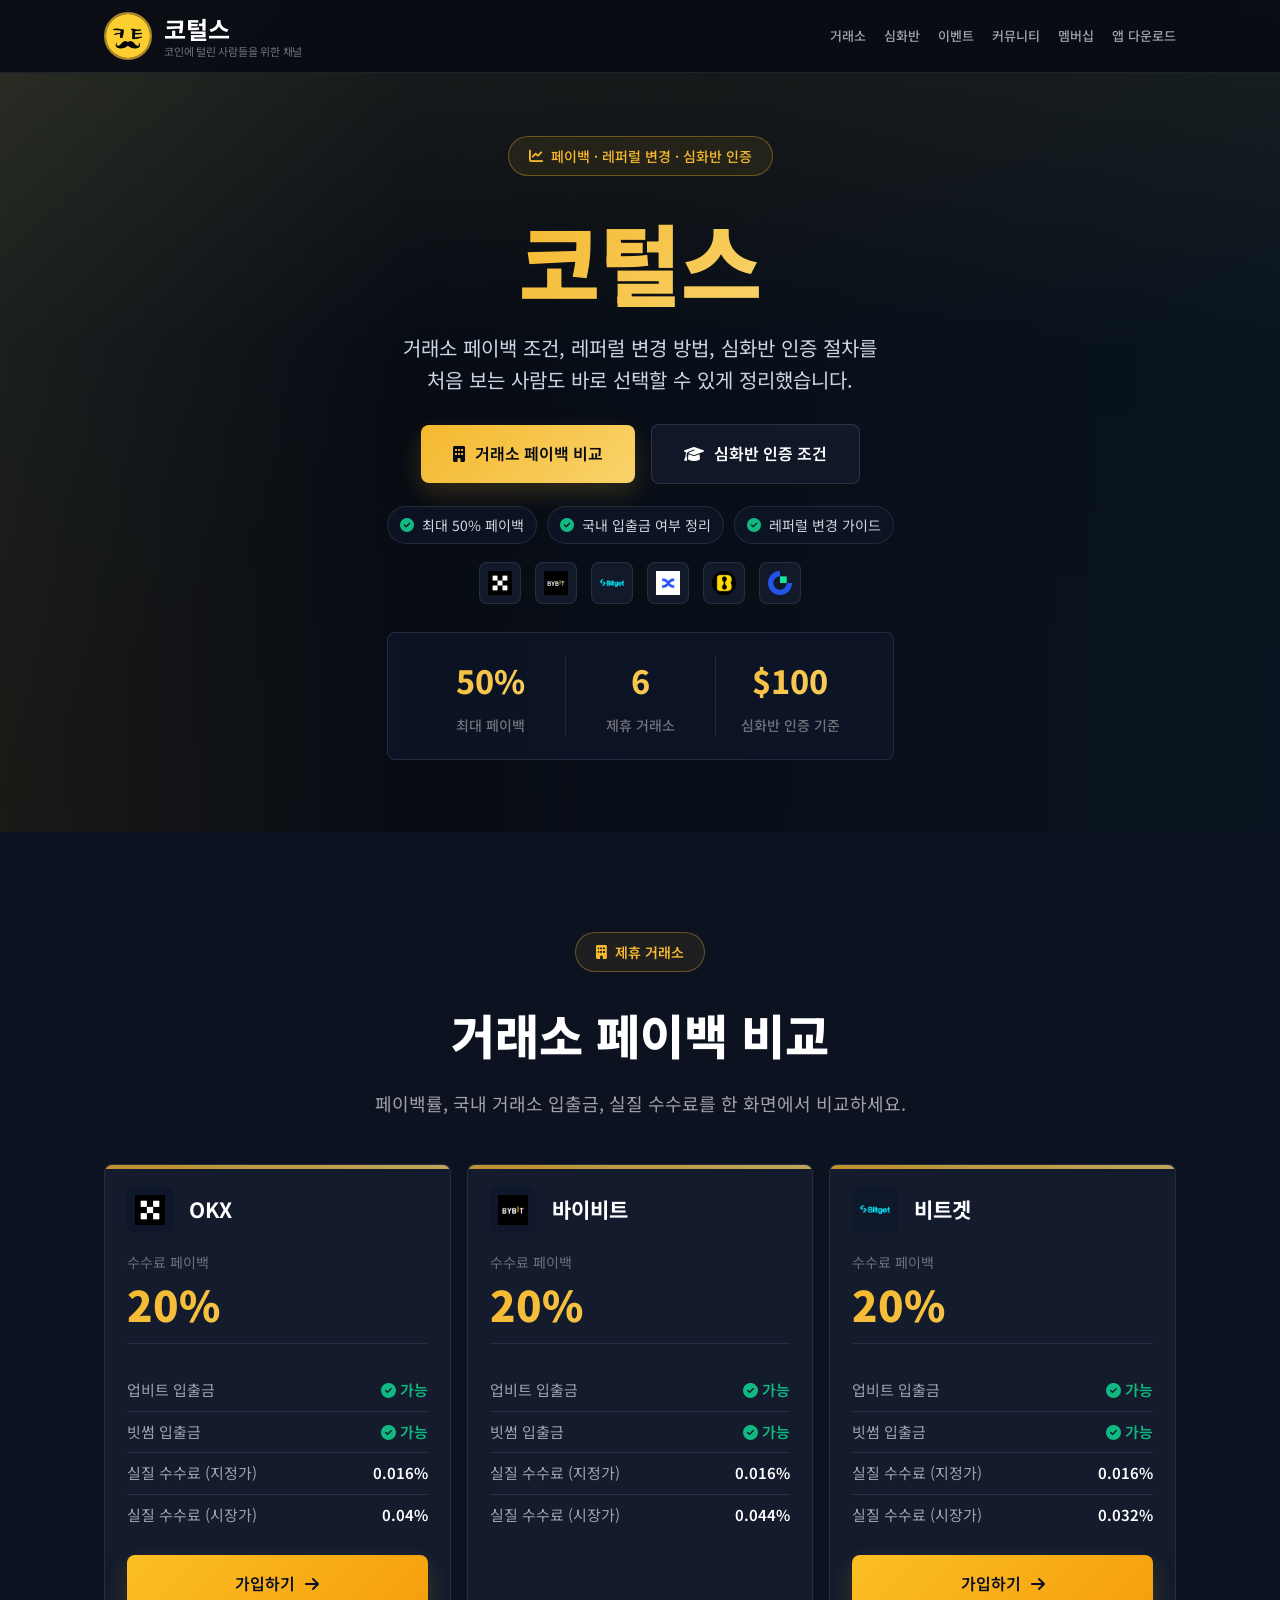
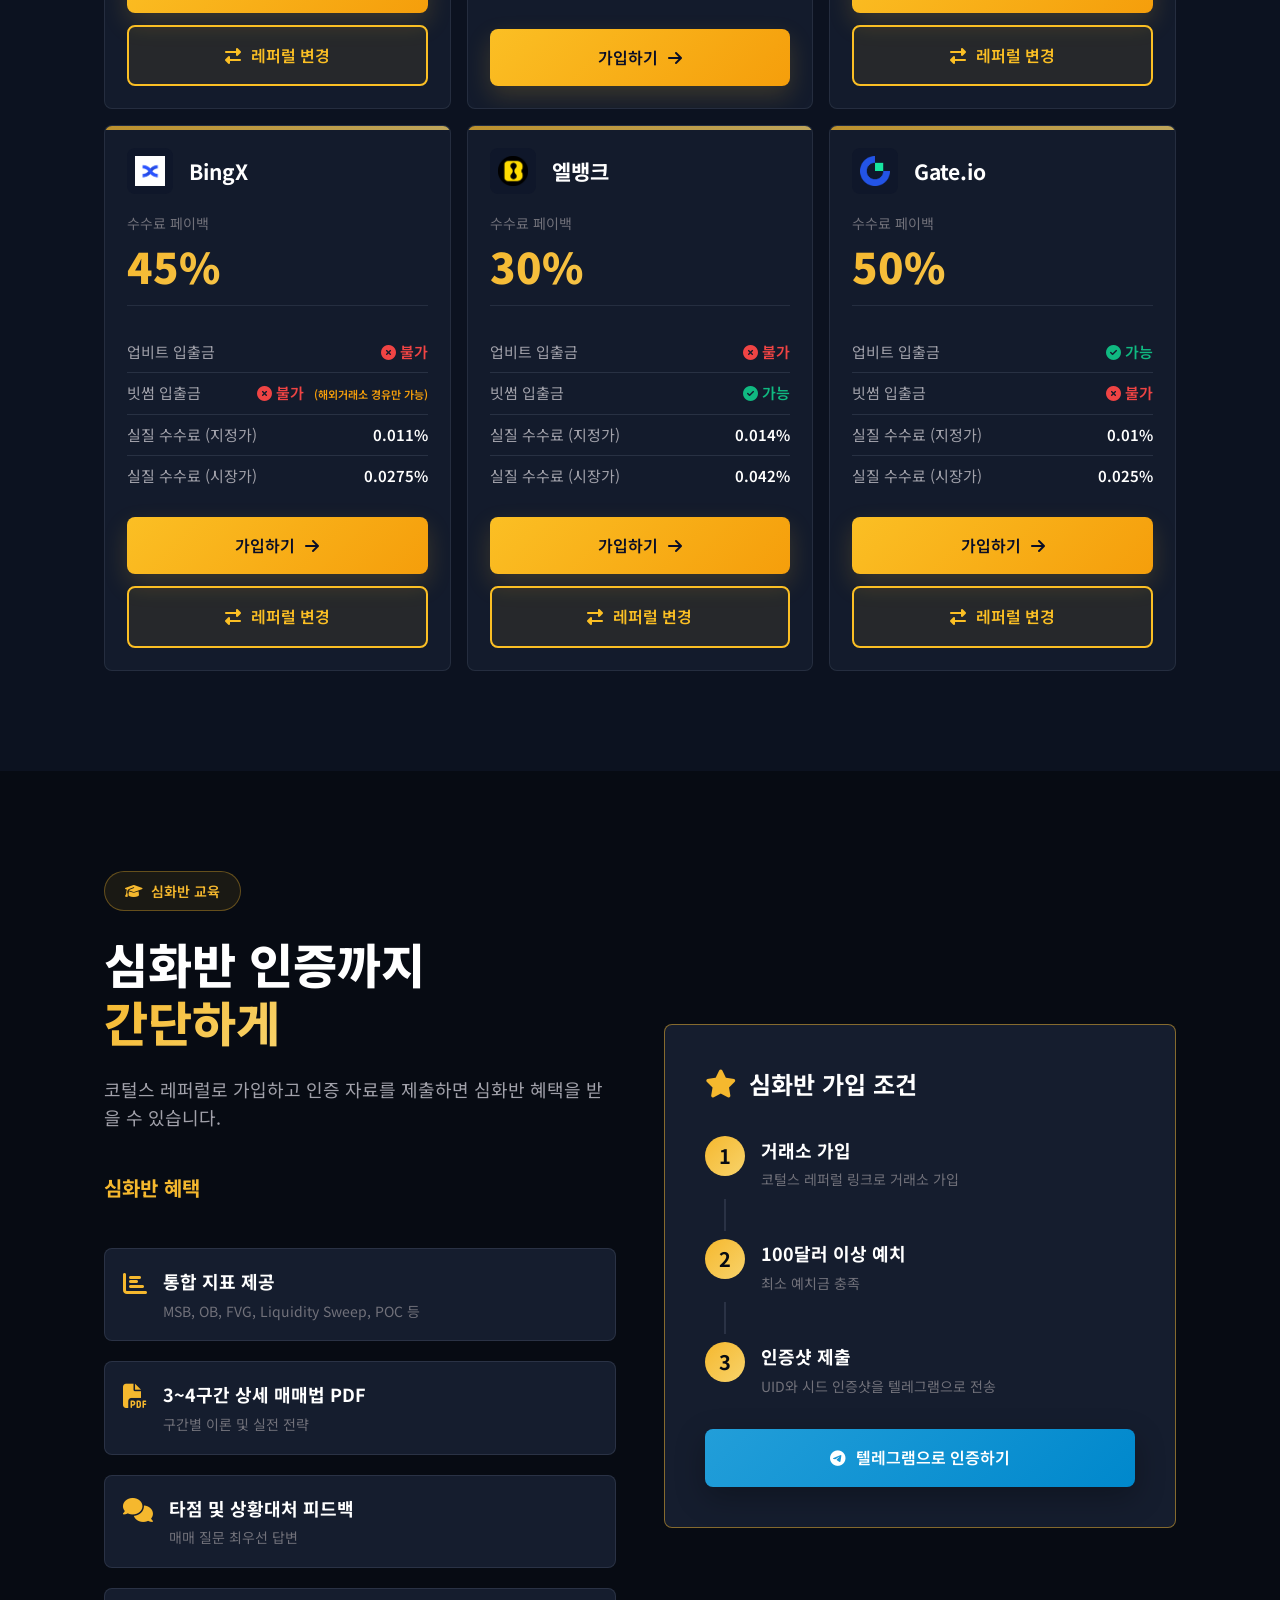
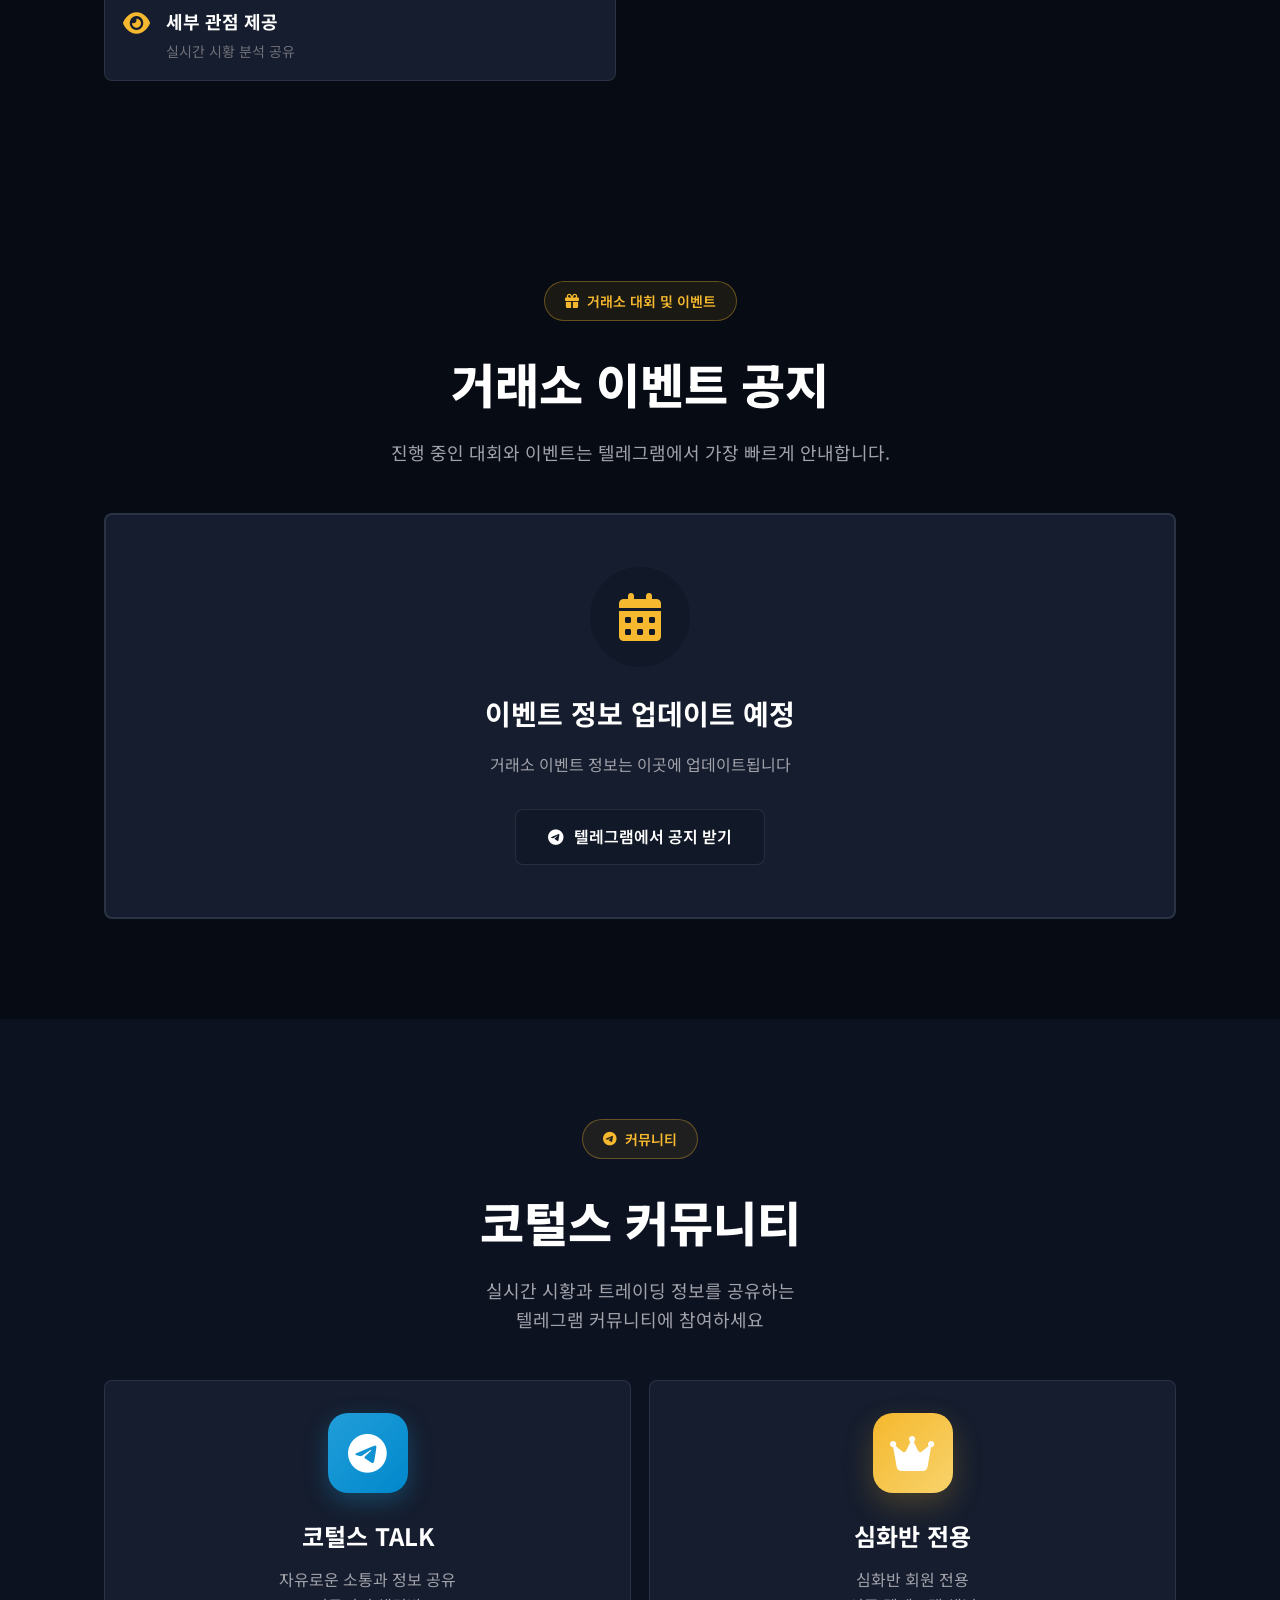
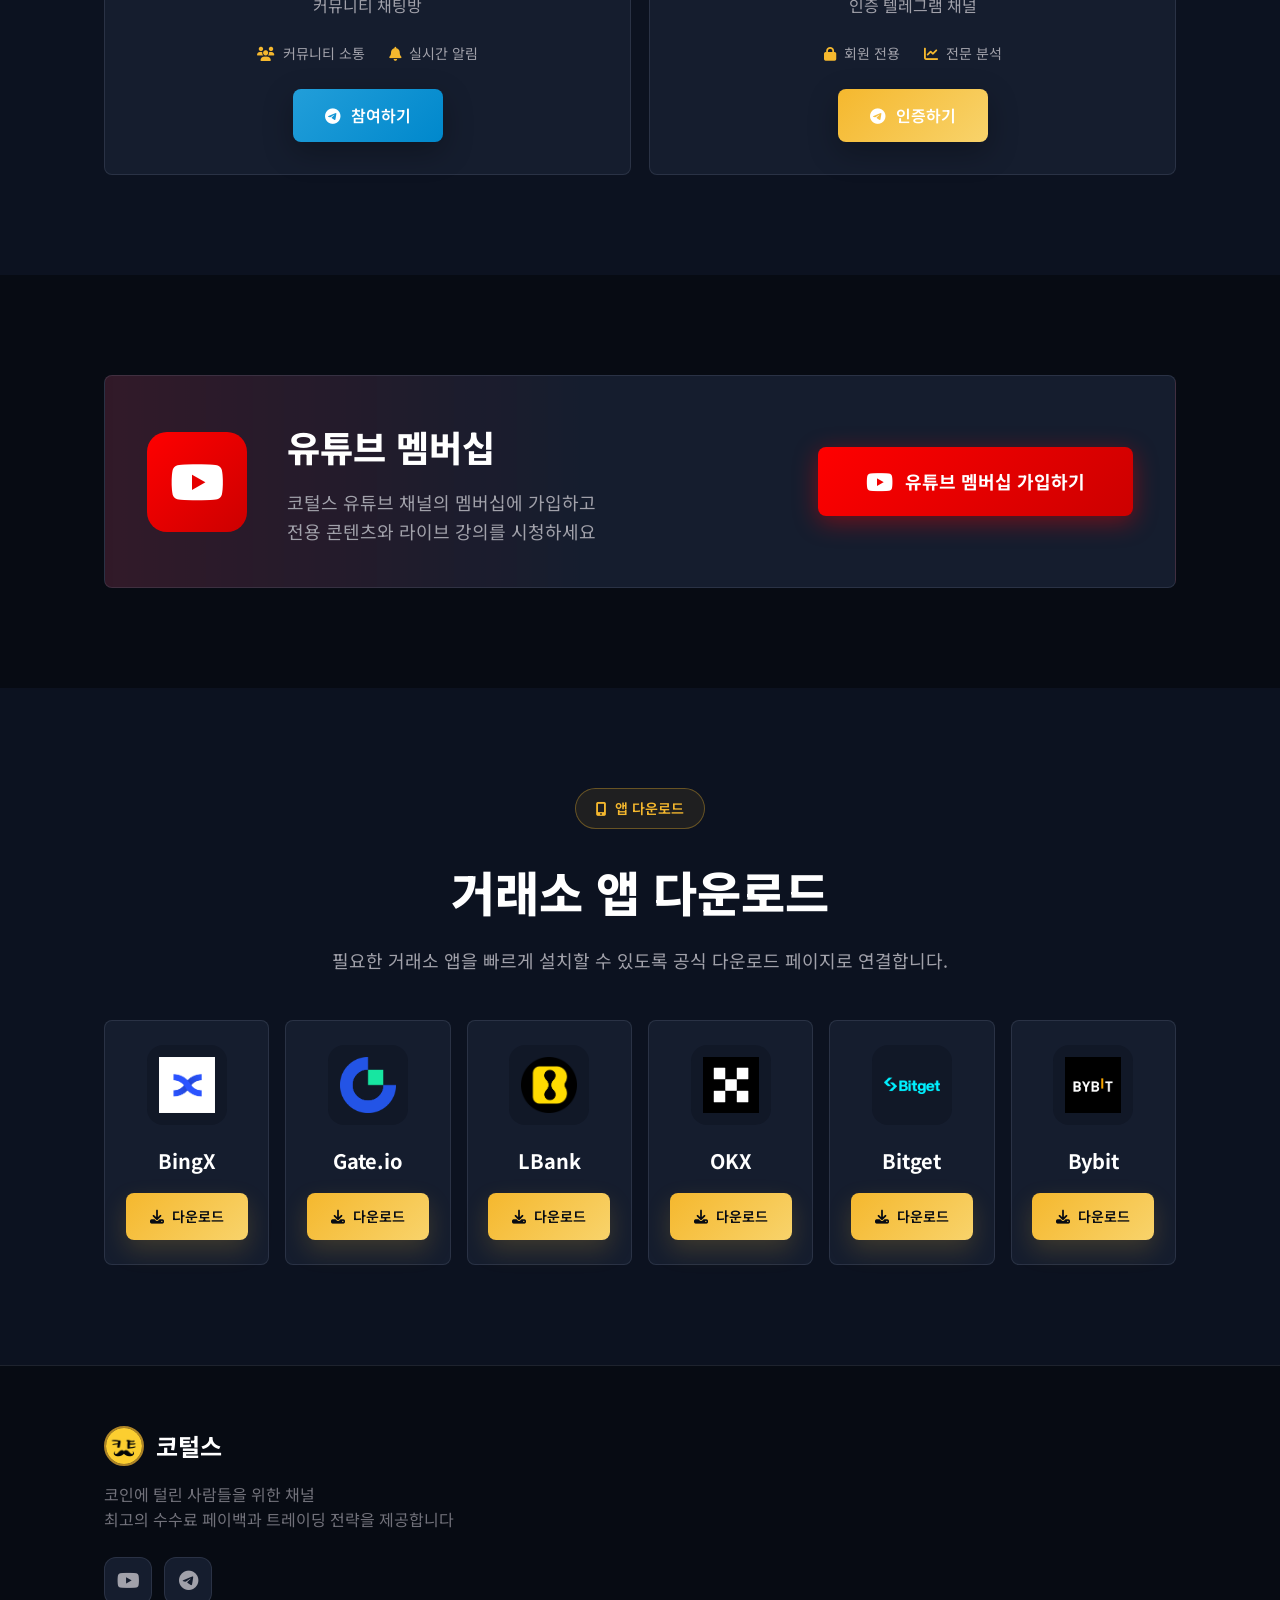
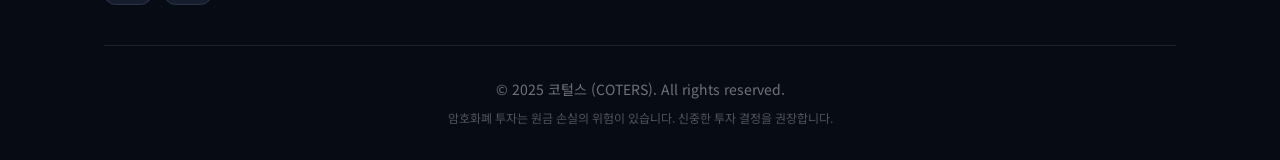
<file: index.html>
<!DOCTYPE html>
<html lang="ko">
<head>
    <meta charset="UTF-8">
    <meta name="viewport" content="width=device-width, initial-scale=1.0">
    <title>코털스 - 코인에 털린 사람들을 위한 채널</title>
    <meta name="description" content="암호화폐 거래소 수수료 페이백 정보와 트레이딩 심화반 교육을 제공하는 코털스 커뮤니티">
    
    <!-- Fonts -->
    <link rel="preconnect" href="https://fonts.googleapis.com">
    <link rel="preconnect" href="https://fonts.gstatic.com" crossorigin>
    <link href="https://fonts.googleapis.com/css2?family=Noto+Sans+KR:wght@300;400;500;600;700;900&display=swap" rel="stylesheet">
    
    <!-- Font Awesome -->
    <link rel="stylesheet" href="https://cdn.jsdelivr.net/npm/@fortawesome/fontawesome-free@6.4.0/css/all.min.css">
    
    <!-- CSS -->
    <link rel="stylesheet" href="css/style.css?v=20260821">
</head>
<body>
    <!-- Header -->
    <header class="header">
        <div class="container">
            <div class="header-content">
                <div class="logo">
                    <img src="images/coters-logo.jpg" alt="코털스" class="logo-image">
                    <div class="logo-text-wrapper">
                        <span class="logo-text">코털스</span>
                        <span class="logo-subtitle">코인에 털린 사람들을 위한 채널</span>
                    </div>
                </div>
                <nav class="nav">
                    <a href="#exchanges" class="nav-link">거래소</a>
                    <a href="#premium" class="nav-link">심화반</a>
                    <a href="#events" class="nav-link">이벤트</a>
                    <a href="#community" class="nav-link">커뮤니티</a>
                    <a href="#membership" class="nav-link">멤버십</a>
                    <a href="#app-download" class="nav-link">앱 다운로드</a>
                </nav>
                <button class="mobile-menu-btn" id="mobileMenuBtn">
                    <i class="fas fa-bars"></i>
                </button>
            </div>
        </div>
    </header>

    <!-- Mobile Menu -->
    <div class="mobile-menu" id="mobileMenu">
        <div class="mobile-menu-content">
            <a href="#exchanges" class="mobile-menu-link">거래소</a>
            <a href="#premium" class="mobile-menu-link">심화반</a>
            <a href="#events" class="mobile-menu-link">이벤트</a>
            <a href="#community" class="mobile-menu-link">커뮤니티</a>
            <a href="#membership" class="mobile-menu-link">멤버십</a>
            <a href="#app-download" class="mobile-menu-link">앱 다운로드</a>
        </div>
    </div>

    <!-- Hero Section -->
    <section class="hero">
        <div class="hero-background"></div>
        <div class="container">
            <div class="hero-content">
                <div class="hero-badge">
                    <i class="fas fa-chart-line"></i>
                    페이백 · 레퍼럴 변경 · 심화반 인증
                </div>
                <h1 class="hero-title">
                    <span class="gradient-text">코털스</span>
                </h1>
                <p class="hero-description">
                    거래소 페이백 조건, 레퍼럴 변경 방법, 심화반 인증 절차를<br>
                    처음 보는 사람도 바로 선택할 수 있게 정리했습니다.
                </p>
                <div class="hero-buttons">
                    <a href="#exchanges" class="btn-hero-primary">
                        <i class="fas fa-building"></i>
                        거래소 페이백 비교
                    </a>
                    <a href="#premium" class="btn-hero-secondary">
                        <i class="fas fa-graduation-cap"></i>
                        심화반 인증 조건
                    </a>
                </div>
                <div class="hero-proof-row">
                    <span><i class="fas fa-check-circle"></i> 최대 50% 페이백</span>
                    <span><i class="fas fa-check-circle"></i> 국내 입출금 여부 정리</span>
                    <span><i class="fas fa-check-circle"></i> 레퍼럴 변경 가이드</span>
                </div>
                <div class="hero-exchange-strip" aria-label="지원 거래소">
                    <img src="images/okx-logo.webp" alt="OKX">
                    <img src="images/bybit-logo.jpg" alt="Bybit">
                    <img src="images/bitget-logo.png" alt="Bitget">
                    <img src="images/bingx-logo-new.png" alt="BingX">
                    <img src="images/lbank-logo-final.png" alt="LBank">
                    <img src="images/gate-logo.png" alt="Gate.io">
                </div>
                <div class="hero-stats">
                    <div class="stat-item">
                        <div class="stat-number">50%</div>
                        <div class="stat-label">최대 페이백</div>
                    </div>
                    <div class="stat-divider"></div>
                    <div class="stat-item">
                        <div class="stat-number">6</div>
                        <div class="stat-label">제휴 거래소</div>
                    </div>
                    <div class="stat-divider"></div>
                    <div class="stat-item">
                        <div class="stat-number">$100</div>
                        <div class="stat-label">심화반 인증 기준</div>
                    </div>
                </div>
            </div>
        </div>
    </section>

    <!-- Exchanges Section -->
    <section class="exchanges" id="exchanges">
        <div class="container">
            <div class="section-header">
                <div class="section-badge">
                    <i class="fas fa-building"></i>
                    제휴 거래소
                </div>
                <h2 class="section-title">거래소 페이백 비교</h2>
                <p class="section-description">
                    페이백률, 국내 거래소 입출금, 실질 수수료를 한 화면에서 비교하세요.
                </p>
            </div>

            <div class="exchanges-grid">
                <!-- OKX -->
                <div class="exchange-card" data-exchange="okx">
                    <div class="exchange-header">
                        <div class="exchange-logo">
                            <img src="images/okx-logo.webp" alt="OKX">
                        </div>
                        <h3 class="exchange-name">OKX</h3>
                    </div>
                    <div class="exchange-payback">
                        <div class="payback-label">수수료 페이백</div>
                        <div class="payback-rate">20%</div>
                    </div>
                    <div class="exchange-info">
                        <div class="info-row">
                            <span class="info-label">업비트 입출금</span>
                            <span class="info-value success"><i class="fas fa-check-circle"></i> 가능</span>
                        </div>
                        <div class="info-row">
                            <span class="info-label">빗썸 입출금</span>
                            <span class="info-value success"><i class="fas fa-check-circle"></i> 가능</span>
                        </div>
                        <div class="info-row">
                            <span class="info-label">실질 수수료 (지정가)</span>
                            <span class="info-value">0.016%</span>
                        </div>
                        <div class="info-row">
                            <span class="info-label">실질 수수료 (시장가)</span>
                            <span class="info-value">0.04%</span>
                        </div>
                    </div>
                    <div class="exchange-buttons">
                        <a href="https://www.okx.com/join/COTERS" target="_blank" class="exchange-btn primary">
                            <span>가입하기</span>
                            <i class="fas fa-arrow-right"></i>
                        </a>
                        <a href="referral-okx.html" class="exchange-btn secondary">
                            <i class="fas fa-exchange-alt"></i>
                            <span>레퍼럴 변경</span>
                        </a>
                    </div>
                </div>

                <!-- Bybit -->
                <div class="exchange-card" data-exchange="bybit">
                    <div class="exchange-header">
                        <div class="exchange-logo">
                            <img src="images/bybit-logo.jpg" alt="Bybit">
                        </div>
                        <h3 class="exchange-name">바이비트</h3>
                    </div>
                    <div class="exchange-payback">
                        <div class="payback-label">수수료 페이백</div>
                        <div class="payback-rate">20%</div>
                    </div>
                    <div class="exchange-info">
                        <div class="info-row">
                            <span class="info-label">업비트 입출금</span>
                            <span class="info-value success"><i class="fas fa-check-circle"></i> 가능</span>
                        </div>
                        <div class="info-row">
                            <span class="info-label">빗썸 입출금</span>
                            <span class="info-value success"><i class="fas fa-check-circle"></i> 가능</span>
                        </div>
                        <div class="info-row">
                            <span class="info-label">실질 수수료 (지정가)</span>
                            <span class="info-value">0.016%</span>
                        </div>
                        <div class="info-row">
                            <span class="info-label">실질 수수료 (시장가)</span>
                            <span class="info-value">0.044%</span>
                        </div>
                    </div>
                    <div class="exchange-buttons">
                        <a href="https://partner.bybit.com/b/COTERS" target="_blank" rel="noopener noreferrer" class="exchange-btn primary">
                            <span>가입하기</span>
                            <i class="fas fa-arrow-right"></i>
                        </a>
                    </div>
                </div>

                <!-- Bitget -->
                <div class="exchange-card" data-exchange="bitget">
                    <div class="exchange-header">
                        <div class="exchange-logo">
                            <img src="images/bitget-logo.png" alt="Bitget">
                        </div>
                        <h3 class="exchange-name">비트겟</h3>
                    </div>
                    <div class="exchange-payback">
                        <div class="payback-label">수수료 페이백</div>
                        <div class="payback-rate">20%</div>
                    </div>
                    <div class="exchange-info">
                        <div class="info-row">
                            <span class="info-label">업비트 입출금</span>
                            <span class="info-value success"><i class="fas fa-check-circle"></i> 가능</span>
                        </div>
                        <div class="info-row">
                            <span class="info-label">빗썸 입출금</span>
                            <span class="info-value success"><i class="fas fa-check-circle"></i> 가능</span>
                        </div>
                        <div class="info-row">
                            <span class="info-label">실질 수수료 (지정가)</span>
                            <span class="info-value">0.016%</span>
                        </div>
                        <div class="info-row">
                            <span class="info-label">실질 수수료 (시장가)</span>
                            <span class="info-value">0.032%</span>
                        </div>
                    </div>
                    <div class="exchange-buttons">
                        <a href="https://partner.bitget.com/bg/COTERS20" target="_blank" class="exchange-btn primary">
                            <span>가입하기</span>
                            <i class="fas fa-arrow-right"></i>
                        </a>
                        <a href="referral-bitget.html" class="exchange-btn secondary">
                            <i class="fas fa-exchange-alt"></i>
                            <span>레퍼럴 변경</span>
                        </a>
                    </div>
                </div>

                <!-- BingX -->
                <div class="exchange-card" data-exchange="bingx">
                    <div class="exchange-header">
                        <div class="exchange-logo">
                            <img src="images/bingx-logo-new.png" alt="BingX">
                        </div>
                        <h3 class="exchange-name">BingX</h3>
                    </div>
                    <div class="exchange-payback">
                        <div class="payback-label">수수료 페이백</div>
                        <div class="payback-rate">45%</div>
                    </div>
                    <div class="exchange-info">
                        <div class="info-row">
                            <span class="info-label">업비트 입출금</span>
                            <span class="info-value error"><i class="fas fa-times-circle"></i> 불가</span>
                        </div>
                        <div class="info-row">
                            <span class="info-label">빗썸 입출금</span>
                            <span class="info-value error"><i class="fas fa-times-circle"></i> 불가 <span style="font-size: 11px; color: #f59e0b; margin-left: 6px;">(해외거래소 경유만 가능)</span></span>
                        </div>
                        <div class="info-row">
                            <span class="info-label">실질 수수료 (지정가)</span>
                            <span class="info-value">0.011%</span>
                        </div>
                        <div class="info-row">
                            <span class="info-label">실질 수수료 (시장가)</span>
                            <span class="info-value">0.0275%</span>
                        </div>
                    </div>
                    <div class="exchange-buttons">
                        <a href="https://bingx.com/partner/COTERS/" target="_blank" class="exchange-btn primary">
                            <span>가입하기</span>
                            <i class="fas fa-arrow-right"></i>
                        </a>
                        <a href="referral-bingx.html" class="exchange-btn secondary">
                            <i class="fas fa-exchange-alt"></i>
                            <span>레퍼럴 변경</span>
                        </a>
                    </div>
                </div>


                <!-- LBank -->
                <div class="exchange-card" data-exchange="lbank">
                    <div class="exchange-header">
                        <div class="exchange-logo">
                            <img src="images/lbank-logo-final.png" alt="LBank">
                        </div>
                        <h3 class="exchange-name">엘뱅크</h3>
                    </div>
                    <div class="exchange-payback">
                        <div class="payback-label">수수료 페이백</div>
                        <div class="payback-rate">30%</div>
                    </div>
                    <div class="exchange-info">
                        <div class="info-row">
                            <span class="info-label">업비트 입출금</span>
                            <span class="info-value error"><i class="fas fa-times-circle"></i> 불가</span>
                        </div>
                        <div class="info-row">
                            <span class="info-label">빗썸 입출금</span>
                            <span class="info-value success"><i class="fas fa-check-circle"></i> 가능</span>
                        </div>
                        <div class="info-row">
                            <span class="info-label">실질 수수료 (지정가)</span>
                            <span class="info-value">0.014%</span>
                        </div>
                        <div class="info-row">
                            <span class="info-label">실질 수수료 (시장가)</span>
                            <span class="info-value">0.042%</span>
                        </div>
                    </div>
                    <div class="exchange-buttons">
                        <a href="https://lbank.com/ref/COTERS" target="_blank" class="exchange-btn primary">
                            <span>가입하기</span>
                            <i class="fas fa-arrow-right"></i>
                        </a>
                        <a href="referral-lbank.html" class="exchange-btn secondary">
                            <i class="fas fa-exchange-alt"></i>
                            <span>레퍼럴 변경</span>
                        </a>
                    </div>
                </div>

                <!-- Gate.io -->
                <div class="exchange-card" data-exchange="gate">
                    <div class="exchange-header">
                        <div class="exchange-logo">
                            <img src="images/gate-logo.png" alt="Gate.io">
                        </div>
                        <h3 class="exchange-name">Gate.io</h3>
                    </div>
                    <div class="exchange-payback">
                        <div class="payback-label">수수료 페이백</div>
                        <div class="payback-rate">50%</div>
                    </div>
                    <div class="exchange-info">
                        <div class="info-row">
                            <span class="info-label">업비트 입출금</span>
                            <span class="info-value success"><i class="fas fa-check-circle"></i> 가능</span>
                        </div>
                        <div class="info-row">
                            <span class="info-label">빗썸 입출금</span>
                            <span class="info-value error"><i class="fas fa-times-circle"></i> 불가</span>
                        </div>
                        <div class="info-row">
                            <span class="info-label">실질 수수료 (지정가)</span>
                            <span class="info-value">0.01%</span>
                        </div>
                        <div class="info-row">
                            <span class="info-label">실질 수수료 (시장가)</span>
                            <span class="info-value">0.025%</span>
                        </div>
                    </div>
                    <div class="exchange-buttons">
                        <a href="https://www.gate.com/share/COTERS" target="_blank" class="exchange-btn primary">
                            <span>가입하기</span>
                            <i class="fas fa-arrow-right"></i>
                        </a>
                        <a href="referral-gate.html" class="exchange-btn secondary">
                            <i class="fas fa-exchange-alt"></i>
                            <span>레퍼럴 변경</span>
                        </a>
                    </div>
                </div>
            </div>
        </div>
    </section>

    <!-- Premium Class Section -->
    <section class="premium" id="premium">
        <div class="container">
            <div class="premium-content">
                <div class="premium-left">
                    <div class="section-badge">
                        <i class="fas fa-graduation-cap"></i>
                        심화반 교육
                    </div>
                    <h2 class="premium-title">
                        심화반 인증까지<br>
                        <span class="gradient-text">간단하게</span>
                    </h2>
                    <p class="premium-description">
                        코털스 레퍼럴로 가입하고 인증 자료를 제출하면 심화반 혜택을 받을 수 있습니다.
                    </p>
                    
                    <div class="premium-benefits">
                        <h3 class="benefits-title">심화반 혜택</h3>
                        <div class="benefit-item">
                            <i class="fas fa-chart-bar"></i>
                            <div>
                                <div class="benefit-name">통합 지표 제공</div>
                                <div class="benefit-desc">MSB, OB, FVG, Liquidity Sweep, POC 등</div>
                            </div>
                        </div>
                        <div class="benefit-item">
                            <i class="fas fa-file-pdf"></i>
                            <div>
                                <div class="benefit-name">3~4구간 상세 매매법 PDF</div>
                                <div class="benefit-desc">구간별 이론 및 실전 전략</div>
                            </div>
                        </div>
                        <div class="benefit-item">
                            <i class="fas fa-comments"></i>
                            <div>
                                <div class="benefit-name">타점 및 상황대처 피드백</div>
                                <div class="benefit-desc">매매 질문 최우선 답변</div>
                            </div>
                        </div>
                        <div class="benefit-item">
                            <i class="fas fa-eye"></i>
                            <div>
                                <div class="benefit-name">세부 관점 제공</div>
                                <div class="benefit-desc">실시간 시황 분석 공유</div>
                            </div>
                        </div>
                    </div>
                </div>
                
                <div class="premium-right">
                    <div class="premium-card">
                        <div class="premium-card-header">
                            <i class="fas fa-star"></i>
                            <h3>심화반 가입 조건</h3>
                        </div>
                        <div class="premium-steps">
                            <div class="step-item">
                                <div class="step-number">1</div>
                                <div class="step-content">
                                    <div class="step-title">거래소 가입</div>
                                    <div class="step-desc">코털스 레퍼럴 링크로 거래소 가입</div>
                                </div>
                            </div>
                            <div class="step-divider"></div>
                            <div class="step-item">
                                <div class="step-number">2</div>
                                <div class="step-content">
                                    <div class="step-title">100달러 이상 예치</div>
                                    <div class="step-desc">최소 예치금 충족</div>
                                </div>
                            </div>
                            <div class="step-divider"></div>
                            <div class="step-item">
                                <div class="step-number">3</div>
                                <div class="step-content">
                                    <div class="step-title">인증샷 제출</div>
                                    <div class="step-desc">UID와 시드 인증샷을 텔레그램으로 전송</div>
                                </div>
                            </div>
                        </div>
                        <div class="premium-actions">
                            <a href="https://t.me/coterstube" target="_blank" class="btn-premium">
                                <i class="fab fa-telegram"></i>
                                텔레그램으로 인증하기
                            </a>
                        </div>
                    </div>
                </div>
            </div>
        </div>
    </section>

    <!-- Events Section -->
    <section class="events" id="events">
        <div class="container">
            <div class="section-header">
                <div class="section-badge">
                    <i class="fas fa-gift"></i>
                    거래소 대회 및 이벤트
                </div>
                <h2 class="section-title">거래소 이벤트 공지</h2>
                <p class="section-description">
                    진행 중인 대회와 이벤트는 텔레그램에서 가장 빠르게 안내합니다.
                </p>
            </div>

            <div class="events-placeholder">
                <div class="placeholder-icon">
                    <i class="fas fa-calendar-alt"></i>
                </div>
                <h3>이벤트 정보 업데이트 예정</h3>
                <p>거래소 이벤트 정보는 이곳에 업데이트됩니다</p>
                <a href="http://t.me/coters_talk" target="_blank" class="btn-secondary">
                    <i class="fab fa-telegram"></i>
                    텔레그램에서 공지 받기
                </a>
            </div>
        </div>
    </section>

    <!-- Community Section -->
    <section class="community" id="community">
        <div class="container">
            <div class="section-header">
                <div class="section-badge">
                    <i class="fab fa-telegram"></i>
                    커뮤니티
                </div>
                <h2 class="section-title">코털스 커뮤니티</h2>
                <p class="section-description">
                    실시간 시황과 트레이딩 정보를 공유하는<br>
                    텔레그램 커뮤니티에 참여하세요
                </p>
            </div>

            <div class="community-grid">
                <div class="community-card">
                    <div class="community-icon">
                        <i class="fab fa-telegram"></i>
                    </div>
                    <h3 class="community-name">코털스 TALK</h3>
                    <p class="community-desc">
                        자유로운 소통과 정보 공유<br>
                        커뮤니티 채팅방
                    </p>
                    <div class="community-features">
                        <div class="community-feature">
                            <i class="fas fa-users"></i>
                            <span>커뮤니티 소통</span>
                        </div>
                        <div class="community-feature">
                            <i class="fas fa-bell"></i>
                            <span>실시간 알림</span>
                        </div>
                    </div>
                    <a href="http://t.me/coters_talk" target="_blank" class="btn-telegram">
                        <i class="fab fa-telegram"></i>
                        참여하기
                    </a>
                </div>

                <div class="community-card">
                    <div class="community-icon premium-icon">
                        <i class="fas fa-crown"></i>
                    </div>
                    <h3 class="community-name">심화반 전용</h3>
                    <p class="community-desc">
                        심화반 회원 전용<br>
                        인증 텔레그램 채널
                    </p>
                    <div class="community-features">
                        <div class="community-feature">
                            <i class="fas fa-lock"></i>
                            <span>회원 전용</span>
                        </div>
                        <div class="community-feature">
                            <i class="fas fa-chart-line"></i>
                            <span>전문 분석</span>
                        </div>
                    </div>
                    <a href="https://t.me/coterstube" target="_blank" class="btn-telegram premium-btn">
                        <i class="fab fa-telegram"></i>
                        인증하기
                    </a>
                </div>
            </div>
        </div>
    </section>

    <!-- Membership Section -->
    <section class="membership" id="membership">
        <div class="container">
            <div class="membership-card">
                <div class="membership-icon">
                    <i class="fab fa-youtube"></i>
                </div>
                <div class="membership-content">
                    <h2 class="membership-title">유튜브 멤버십</h2>
                    <p class="membership-description">
                        코털스 유튜브 채널의 멤버십에 가입하고<br>
                        전용 콘텐츠와 라이브 강의를 시청하세요
                    </p>
                </div>
                <a href="https://www.youtube.com/channel/UC6f5cQEVfoz9rLk7pMXTzYg/join" target="_blank" class="btn-membership-large">
                    <i class="fab fa-youtube"></i>
                    유튜브 멤버십 가입하기
                </a>
            </div>
        </div>
    </section>

    <!-- App Download Section -->
    <section class="app-download" id="app-download">
        <div class="container">
            <div class="section-header">
                <div class="section-badge">
                    <i class="fas fa-mobile-alt"></i>
                    앱 다운로드
                </div>
                <h2 class="section-title">거래소 앱 다운로드</h2>
                <p class="section-description">
                    필요한 거래소 앱을 빠르게 설치할 수 있도록 공식 다운로드 페이지로 연결합니다.
                </p>
            </div>

            <div class="app-grid">
                <div class="app-card">
                    <div class="app-icon">
                        <img src="images/bingx-logo-new.png" alt="BingX">
                    </div>
                    <h3 class="app-name">BingX</h3>
                    <a href="https://bingx.com/en-us/download/" target="_blank" class="btn-app-download">
                        <i class="fas fa-download"></i>
                        다운로드
                    </a>
                </div>

                <div class="app-card">
                    <div class="app-icon">
                        <img src="images/gate-logo.png" alt="Gate.io">
                    </div>
                    <h3 class="app-name">Gate.io</h3>
                    <a href="https://www.gate.io/appdownload" target="_blank" class="btn-app-download">
                        <i class="fas fa-download"></i>
                        다운로드
                    </a>
                </div>

                <div class="app-card">
                    <div class="app-icon">
                        <img src="images/lbank-logo-final.png" alt="LBank">
                    </div>
                    <h3 class="app-name">LBank</h3>
                    <a href="https://www.lbank.com/download" target="_blank" class="btn-app-download">
                        <i class="fas fa-download"></i>
                        다운로드
                    </a>
                </div>

                <div class="app-card">
                    <div class="app-icon">
                        <img src="images/okx-logo.webp" alt="OKX">
                    </div>
                    <h3 class="app-name">OKX</h3>
                    <a href="https://www.okx.com/download" target="_blank" class="btn-app-download">
                        <i class="fas fa-download"></i>
                        다운로드
                    </a>
                </div>

                <div class="app-card">
                    <div class="app-icon">
                        <img src="images/bitget-logo.png" alt="Bitget">
                    </div>
                    <h3 class="app-name">Bitget</h3>
                    <a href="https://www.bitget.com/download" target="_blank" class="btn-app-download">
                        <i class="fas fa-download"></i>
                        다운로드
                    </a>
                </div>

                <div class="app-card">
                    <div class="app-icon">
                        <img src="images/bybit-logo.jpg" alt="Bybit">
                    </div>
                    <h3 class="app-name">Bybit</h3>
                    <a href="https://www.bybit.com/en/download" target="_blank" rel="noopener noreferrer" class="btn-app-download">
                        <i class="fas fa-download"></i>
                        다운로드
                    </a>
                </div>
            </div>
        </div>
    </section>

    <!-- Footer -->
    <footer class="footer">
        <div class="container">
            <div class="footer-content">
                <div class="footer-left">
                    <div class="footer-logo">
                        <img src="images/coters-logo.jpg" alt="코털스" class="footer-logo-image">
                        <span>코털스</span>
                    </div>
                    <p class="footer-description">
                        코인에 털린 사람들을 위한 채널<br>
                        최고의 수수료 페이백과 트레이딩 전략을 제공합니다
                    </p>
                    <div class="footer-social">
                        <a href="https://www.youtube.com/@코털스-선털" target="_blank" class="social-link" aria-label="YouTube">
                            <i class="fab fa-youtube"></i>
                        </a>
                        <a href="http://t.me/coters_talk" target="_blank" class="social-link" aria-label="Telegram">
                            <i class="fab fa-telegram"></i>
                        </a>
                    </div>
                </div>
            </div>
            <div class="footer-bottom">
                <p class="footer-copyright">
                    © 2025 코털스 (COTERS). All rights reserved.
                </p>
                <p class="footer-disclaimer">
                    암호화폐 투자는 원금 손실의 위험이 있습니다. 신중한 투자 결정을 권장합니다.
                </p>
            </div>
        </div>
    </footer>

    <!-- Scroll to Top Button -->
    <button class="scroll-top" id="scrollTop" aria-label="Scroll to top">
        <i class="fas fa-arrow-up"></i>
    </button>

    <!-- JavaScript -->
    <script src="js/main.js"></script>
</body>
</html>
</file>
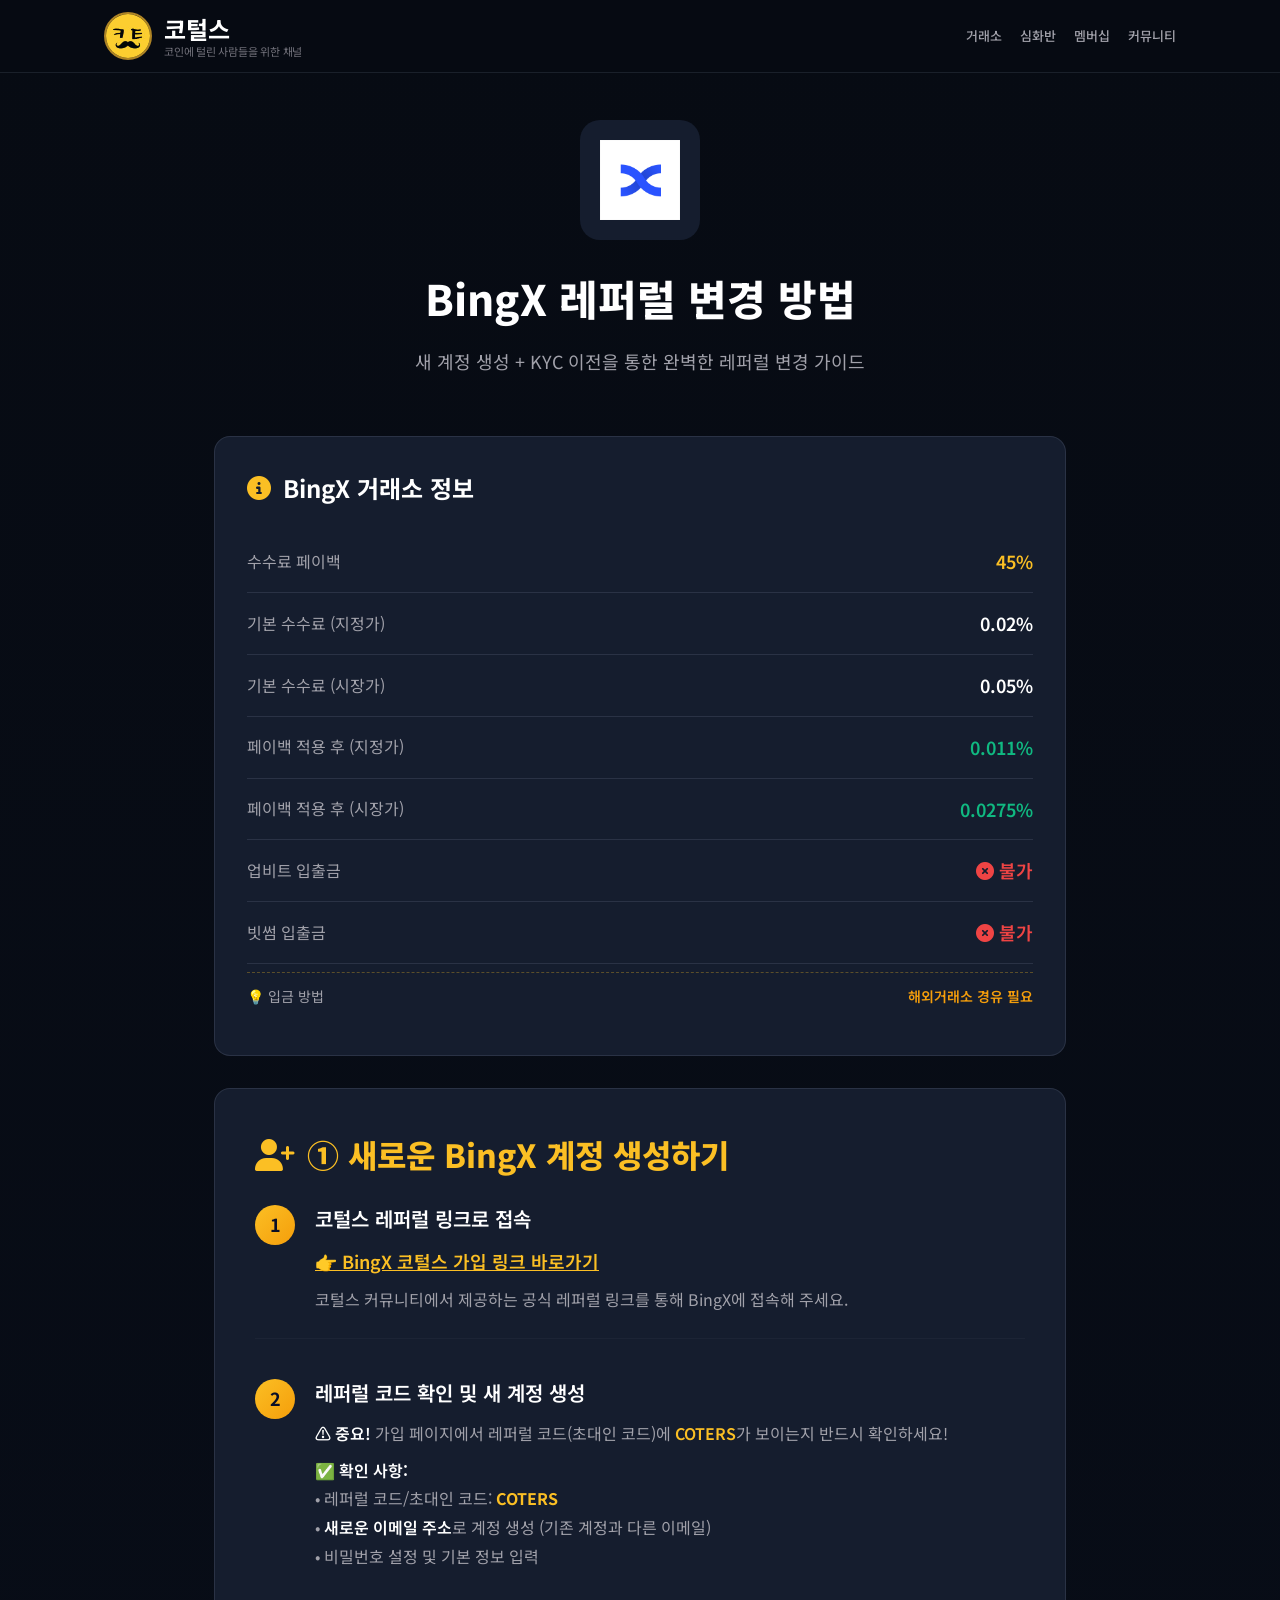
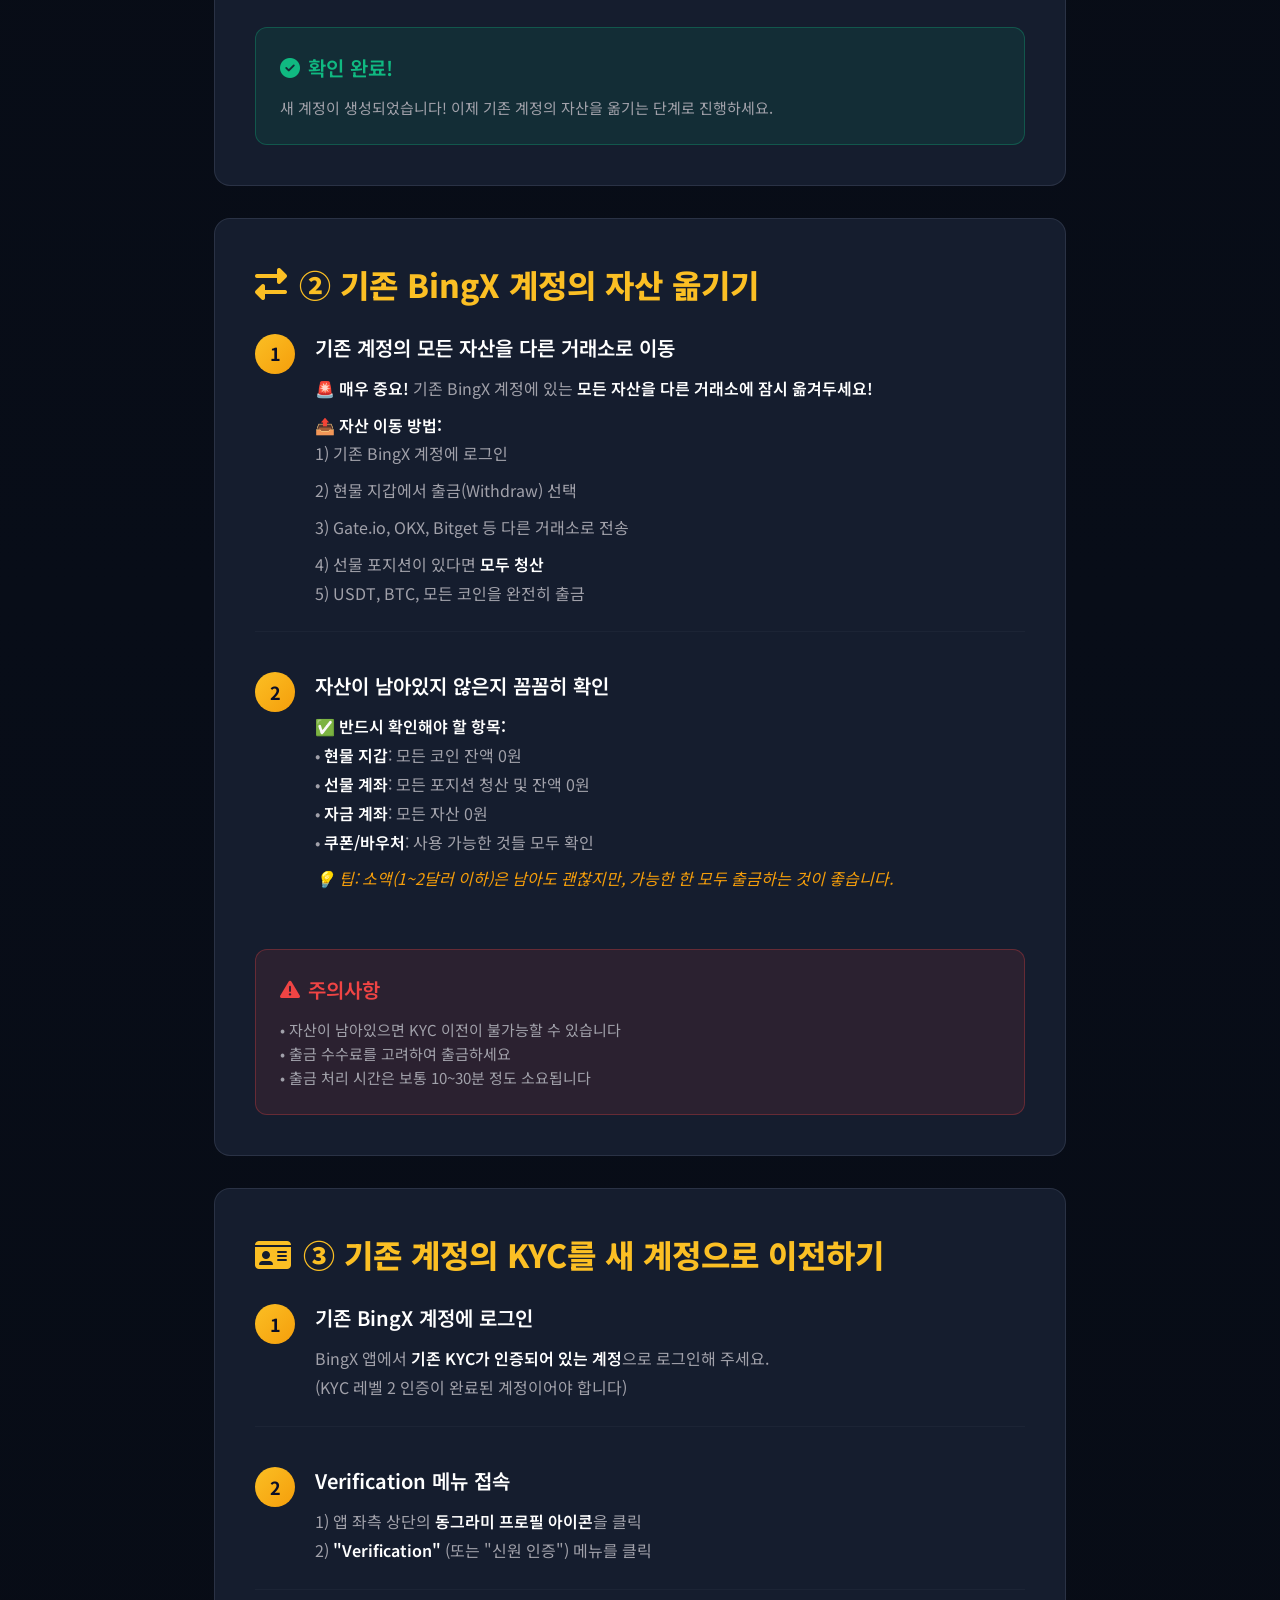
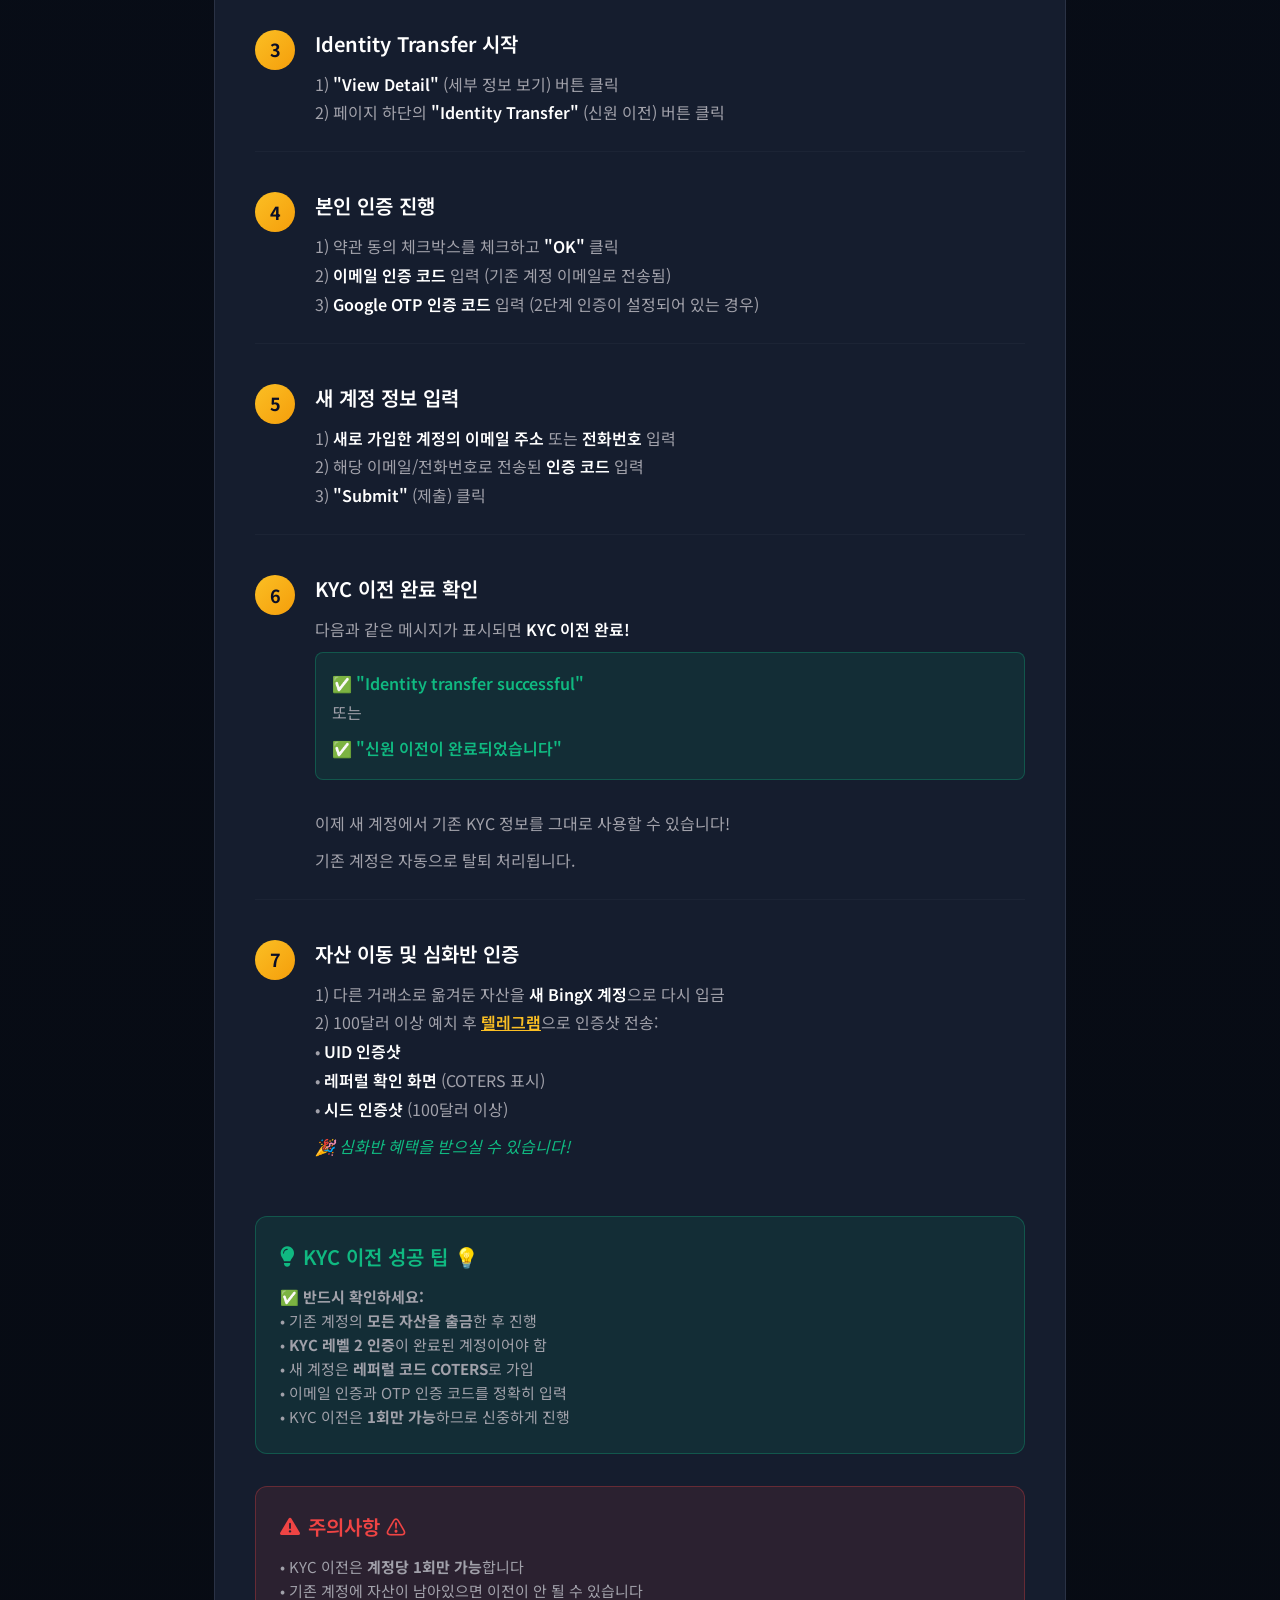
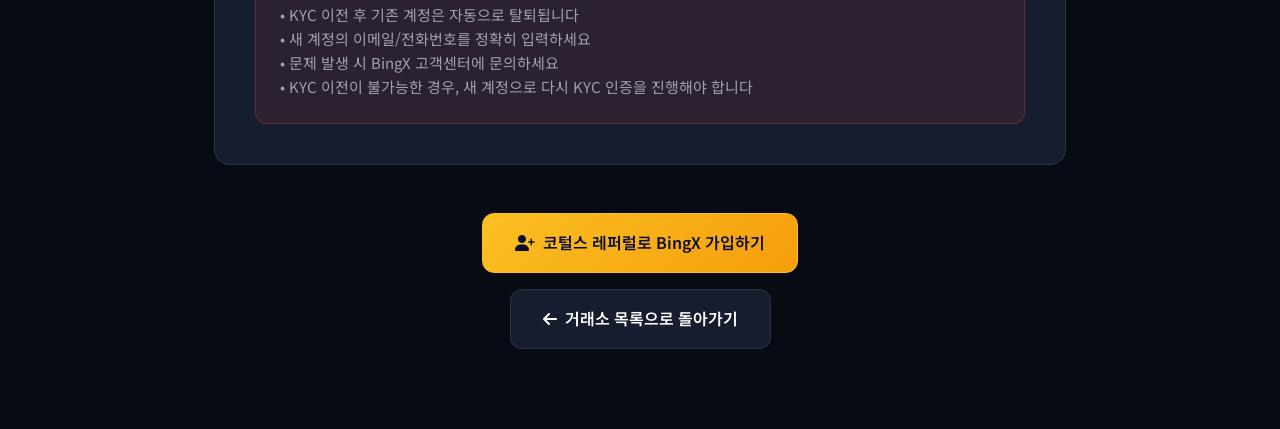
<file: referral-bingx.html>
<!DOCTYPE html>
<html lang="ko">
<head>
    <meta charset="UTF-8">
    <meta name="viewport" content="width=device-width, initial-scale=1.0">
    <title>BingX 레퍼럴 변경 방법 - 코털스</title>
    <link href="https://fonts.googleapis.com/css2?family=Noto+Sans+KR:wght@300;400;500;600;700;900&display=swap" rel="stylesheet">
    <link rel="stylesheet" href="https://cdn.jsdelivr.net/npm/@fortawesome/fontawesome-free@6.4.0/css/all.min.css">
    <link rel="stylesheet" href="css/style.css">
    <style>
        .guide-container {
            max-width: 900px;
            margin: 120px auto 80px;
            padding: 0 24px;
        }
        .guide-header {
            text-align: center;
            margin-bottom: 60px;
        }
        .guide-logo {
            width: 120px;
            height: 120px;
            margin: 0 auto 24px;
            background: var(--bg-card);
            border-radius: 20px;
            display: flex;
            align-items: center;
            justify-content: center;
            padding: 20px;
        }
        .guide-logo img {
            width: 100%;
            height: 100%;
            object-fit: contain;
        }
        .guide-title {
            font-size: 42px;
            font-weight: 800;
            margin-bottom: 16px;
            color: var(--text-primary);
        }
        .guide-subtitle {
            font-size: 18px;
            color: var(--text-secondary);
        }
        .info-box {
            background: var(--bg-card);
            border: 1px solid var(--border-color);
            border-radius: 16px;
            padding: 32px;
            margin-bottom: 32px;
        }
        .info-box-title {
            font-size: 24px;
            font-weight: 700;
            margin-bottom: 24px;
            color: var(--text-primary);
            display: flex;
            align-items: center;
            gap: 12px;
        }
        .info-box-title i {
            color: #fbbf24;
        }
        .info-row {
            display: flex;
            justify-content: space-between;
            align-items: center;
            padding: 16px 0;
            border-bottom: 1px solid var(--border-color);
        }
        .info-row:last-child {
            border-bottom: none;
        }
        .info-label {
            font-size: 16px;
            color: var(--text-secondary);
        }
        .info-value {
            font-size: 18px;
            font-weight: 600;
            color: var(--text-primary);
        }
        .info-value.success {
            color: #10b981;
        }
        .info-value.error {
            color: #ef4444;
        }
        .guide-section {
            background: var(--bg-card);
            border: 1px solid var(--border-color);
            border-radius: 16px;
            padding: 40px;
            margin-bottom: 32px;
        }
        .guide-section-title {
            font-size: 28px;
            font-weight: 700;
            margin-bottom: 32px;
            color: var(--text-primary);
            display: flex;
            align-items: center;
            gap: 12px;
        }
        .guide-section-title i {
            color: #fbbf24;
        }
        .method-title {
            font-size: 32px;
            font-weight: 800;
            margin-bottom: 24px;
            color: #fbbf24;
            display: flex;
            align-items: center;
            gap: 12px;
        }
        .steps-list {
            list-style: none;
            padding: 0;
            counter-reset: step-counter;
        }
        .step-item {
            position: relative;
            padding-left: 60px;
            margin-bottom: 40px;
            padding-bottom: 24px;
            border-bottom: 1px solid rgba(45, 53, 72, 0.3);
        }
        .step-item:last-child {
            border-bottom: none;
            margin-bottom: 0;
        }
        .step-item::before {
            counter-increment: step-counter;
            content: counter(step-counter);
            position: absolute;
            left: 0;
            top: 0;
            width: 40px;
            height: 40px;
            background: linear-gradient(135deg, #fbbf24, #f59e0b);
            color: #0a0e27;
            border-radius: 50%;
            display: flex;
            align-items: center;
            justify-content: center;
            font-weight: 700;
            font-size: 18px;
        }
        .step-title {
            font-size: 20px;
            font-weight: 600;
            margin-bottom: 12px;
            color: var(--text-primary);
            line-height: 1.4;
            word-break: keep-all;
            white-space: nowrap;
        }
        .step-description {
            font-size: 16px;
            line-height: 1.8;
            color: var(--text-secondary);
            text-align: left;
        }
        .step-description strong {
            color: var(--text-primary);
            font-weight: 600;
        }
        .step-description br + br {
            display: block;
            content: "";
            margin-top: 8px;
        }
        .alert-box {
            background: rgba(239, 68, 68, 0.1);
            border: 1px solid rgba(239, 68, 68, 0.3);
            border-radius: 12px;
            padding: 24px;
            margin-top: 32px;
        }
        .alert-box-title {
            font-size: 20px;
            font-weight: 600;
            margin-bottom: 12px;
            color: #ef4444;
            display: flex;
            align-items: center;
            gap: 8px;
        }
        .alert-box-content {
            font-size: 15px;
            line-height: 1.6;
            color: var(--text-secondary);
        }
        .btn-back {
            display: inline-flex;
            align-items: center;
            gap: 8px;
            padding: 16px 32px;
            background: var(--bg-card);
            border: 1px solid var(--border-color);
            color: var(--text-primary);
            text-decoration: none;
            border-radius: 12px;
            font-size: 16px;
            font-weight: 600;
            transition: all 0.3s ease;
        }
        .btn-back:hover {
            background: #fbbf24;
            color: #0a0e27;
            border-color: #fbbf24;
        }
        @media (max-width: 768px) {
            .guide-container {
                margin: 100px auto 60px;
            }
            .guide-title {
                font-size: 32px;
            }
            .guide-subtitle {
                font-size: 16px;
            }
            .info-box, .guide-section {
                padding: 24px;
            }
        }
    </style>
</head>
<body>
    <!-- Header -->
    <header class="header">
        <div class="container">
            <div class="header-content">
                <div class="logo">
                    <img src="images/coters-logo.jpg" alt="코털스" class="logo-image">
                    <div class="logo-text-wrapper">
                        <span class="logo-text">코털스</span>
                        <span class="logo-subtitle">코인에 털린 사람들을 위한 채널</span>
                    </div>
                </div>
                <nav class="nav">
                    <a href="index.html#exchanges" class="nav-link">거래소</a>
                    <a href="index.html#premium" class="nav-link">심화반</a>
                    <a href="index.html#membership" class="nav-link">멤버십</a>
                    <a href="index.html#community" class="nav-link">커뮤니티</a>
                </nav>
                <button class="mobile-menu-btn" id="mobileMenuBtn">
                    <i class="fas fa-bars"></i>
                </button>
            </div>
        </div>
    </header>

    <div class="guide-container">
        <div class="guide-header">
            <div class="guide-logo">
                <img src="images/bingx-logo-new.png" alt="BingX">
            </div>
            <h1 class="guide-title">BingX 레퍼럴 변경 방법</h1>
            <p class="guide-subtitle">새 계정 생성 + KYC 이전을 통한 완벽한 레퍼럴 변경 가이드</p>
        </div>

        <!-- 거래소 정보 -->
        <div class="info-box">
            <h2 class="info-box-title">
                <i class="fas fa-info-circle"></i>
                BingX 거래소 정보
            </h2>
            <div class="info-row">
                <span class="info-label">수수료 페이백</span>
                <span class="info-value" style="color: #fbbf24;">45%</span>
            </div>
            <div class="info-row">
                <span class="info-label">기본 수수료 (지정가)</span>
                <span class="info-value">0.02%</span>
            </div>
            <div class="info-row">
                <span class="info-label">기본 수수료 (시장가)</span>
                <span class="info-value">0.05%</span>
            </div>
            <div class="info-row">
                <span class="info-label">페이백 적용 후 (지정가)</span>
                <span class="info-value success">0.011%</span>
            </div>
            <div class="info-row">
                <span class="info-label">페이백 적용 후 (시장가)</span>
                <span class="info-value success">0.0275%</span>
            </div>
            <div class="info-row">
                <span class="info-label">업비트 입출금</span>
                <span class="info-value error"><i class="fas fa-times-circle"></i> 불가</span>
            </div>
            <div class="info-row">
                <span class="info-label">빗썸 입출금</span>
                <span class="info-value error"><i class="fas fa-times-circle"></i> 불가</span>
            </div>
            <div class="info-row" style="border-top: 1px dashed rgba(251, 191, 36, 0.3); padding-top: 12px; margin-top: 8px;">
                <span class="info-label" style="font-size: 14px;">💡 입금 방법</span>
                <span class="info-value" style="font-size: 14px; color: #f59e0b;">해외거래소 경유 필요</span>
            </div>
        </div>

        <!-- 방법 1: 새 계정 생성 -->
        <div class="guide-section">
            <div class="method-title">
                <i class="fas fa-user-plus"></i>
                ① 새로운 BingX 계정 생성하기
            </div>
            
            <ol class="steps-list">
                <li class="step-item">
                    <div class="step-title">코털스 레퍼럴 링크로 접속</div>
                    <div class="step-description">
                        <a href="https://bingx.com/partner/COTERS/" target="_blank" style="color: #fbbf24; font-weight: 600; font-size: 18px;">
                            👉 BingX 코털스 가입 링크 바로가기
                        </a><br><br>
                        코털스 커뮤니티에서 제공하는 공식 레퍼럴 링크를 통해 BingX에 접속해 주세요.
                    </div>
                </li>
                <li class="step-item">
                    <div class="step-title">레퍼럴 코드 확인 및 새 계정 생성</div>
                    <div class="step-description">
                        <strong>⚠️ 중요!</strong> 가입 페이지에서 레퍼럴 코드(초대인 코드)에 <strong style="color: #fbbf24;">COTERS</strong>가 보이는지 반드시 확인하세요!<br><br>
                        
                        <strong>✅ 확인 사항:</strong><br>
                        • 레퍼럴 코드/초대인 코드: <span style="color: #fbbf24; font-weight: 700;">COTERS</span><br>
                        • <strong>새로운 이메일 주소</strong>로 계정 생성 (기존 계정과 다른 이메일)<br>
                        • 비밀번호 설정 및 기본 정보 입력
                    </div>
                </li>
            </ol>

            <div class="alert-box" style="background: rgba(16, 185, 129, 0.1); border-color: rgba(16, 185, 129, 0.3);">
                <div class="alert-box-title" style="color: #10b981;">
                    <i class="fas fa-check-circle"></i>
                    확인 완료!
                </div>
                <div class="alert-box-content">
                    새 계정이 생성되었습니다! 이제 기존 계정의 자산을 옮기는 단계로 진행하세요.
                </div>
            </div>
        </div>

        <!-- 방법 2: 자산 이동 -->
        <div class="guide-section">
            <div class="method-title">
                <i class="fas fa-exchange-alt"></i>
                ② 기존 BingX 계정의 자산 옮기기
            </div>
            
            <ol class="steps-list">
                <li class="step-item">
                    <div class="step-title">기존 계정의 모든 자산을 다른 거래소로 이동</div>
                    <div class="step-description">
                        <strong>🚨 매우 중요!</strong> 기존 BingX 계정에 있는 <strong>모든 자산을 다른 거래소에 잠시 옮겨두세요!</strong><br><br>
                        
                        <strong>📤 자산 이동 방법:</strong><br>
                        1) 기존 BingX 계정에 로그인<br>
                        2) 현물 지갑에서 출금(Withdraw) 선택<br>
                        3) Gate.io, OKX, Bitget 등 다른 거래소로 전송<br>
                        4) 선물 포지션이 있다면 <strong>모두 청산</strong><br>
                        5) USDT, BTC, 모든 코인을 완전히 출금
                    </div>
                </li>
                <li class="step-item">
                    <div class="step-title">자산이 남아있지 않은지 꼼꼼히 확인</div>
                    <div class="step-description">
                        <strong>✅ 반드시 확인해야 할 항목:</strong><br>
                        • <strong>현물 지갑</strong>: 모든 코인 잔액 0원<br>
                        • <strong>선물 계좌</strong>: 모든 포지션 청산 및 잔액 0원<br>
                        • <strong>자금 계좌</strong>: 모든 자산 0원<br>
                        • <strong>쿠폰/바우처</strong>: 사용 가능한 것들 모두 확인<br><br>
                        
                        <em style="color: #f59e0b;">💡 팁: 소액(1~2달러 이하)은 남아도 괜찮지만, 가능한 한 모두 출금하는 것이 좋습니다.</em>
                    </div>
                </li>
            </ol>

            <div class="alert-box">
                <div class="alert-box-title">
                    <i class="fas fa-exclamation-triangle"></i>
                    주의사항
                </div>
                <div class="alert-box-content">
                    • 자산이 남아있으면 KYC 이전이 불가능할 수 있습니다<br>
                    • 출금 수수료를 고려하여 출금하세요<br>
                    • 출금 처리 시간은 보통 10~30분 정도 소요됩니다
                </div>
            </div>
        </div>

        <!-- 방법 3: KYC 이전 -->
        <div class="guide-section">
            <div class="method-title">
                <i class="fas fa-id-card"></i>
                ③ 기존 계정의 KYC를 새 계정으로 이전하기
            </div>
            
            <ol class="steps-list">
                <li class="step-item">
                    <div class="step-title">기존 BingX 계정에 로그인</div>
                    <div class="step-description">
                        BingX 앱에서 <strong>기존 KYC가 인증되어 있는 계정</strong>으로 로그인해 주세요.<br>
                        (KYC 레벨 2 인증이 완료된 계정이어야 합니다)
                    </div>
                </li>
                <li class="step-item">
                    <div class="step-title">Verification 메뉴 접속</div>
                    <div class="step-description">
                        1) 앱 좌측 상단의 <strong>동그라미 프로필 아이콘</strong>을 클릭<br>
                        2) <strong>"Verification"</strong> (또는 "신원 인증") 메뉴를 클릭
                    </div>
                </li>
                <li class="step-item">
                    <div class="step-title">Identity Transfer 시작</div>
                    <div class="step-description">
                        1) <strong>"View Detail"</strong> (세부 정보 보기) 버튼 클릭<br>
                        2) 페이지 하단의 <strong>"Identity Transfer"</strong> (신원 이전) 버튼 클릭
                    </div>
                </li>
                <li class="step-item">
                    <div class="step-title">본인 인증 진행</div>
                    <div class="step-description">
                        1) 약관 동의 체크박스를 체크하고 <strong>"OK"</strong> 클릭<br>
                        2) <strong>이메일 인증 코드</strong> 입력 (기존 계정 이메일로 전송됨)<br>
                        3) <strong>Google OTP 인증 코드</strong> 입력 (2단계 인증이 설정되어 있는 경우)
                    </div>
                </li>
                <li class="step-item">
                    <div class="step-title">새 계정 정보 입력</div>
                    <div class="step-description">
                        1) <strong>새로 가입한 계정의 이메일 주소</strong> 또는 <strong>전화번호</strong> 입력<br>
                        2) 해당 이메일/전화번호로 전송된 <strong>인증 코드</strong> 입력<br>
                        3) <strong>"Submit"</strong> (제출) 클릭
                    </div>
                </li>
                <li class="step-item">
                    <div class="step-title">KYC 이전 완료 확인</div>
                    <div class="step-description">
                        다음과 같은 메시지가 표시되면 <strong>KYC 이전 완료!</strong><br><br>
                        
                        <div style="background: rgba(16, 185, 129, 0.1); padding: 16px; border-radius: 8px; border: 1px solid rgba(16, 185, 129, 0.3);">
                            <strong style="color: #10b981;">✅ "Identity transfer successful"</strong><br>
                            또는<br>
                            <strong style="color: #10b981;">✅ "신원 이전이 완료되었습니다"</strong>
                        </div>
                        <br>
                        
                        이제 새 계정에서 기존 KYC 정보를 그대로 사용할 수 있습니다!<br>
                        기존 계정은 자동으로 탈퇴 처리됩니다.
                    </div>
                </li>
                <li class="step-item">
                    <div class="step-title">자산 이동 및 심화반 인증</div>
                    <div class="step-description">
                        1) 다른 거래소로 옮겨둔 자산을 <strong>새 BingX 계정</strong>으로 다시 입금<br>
                        2) 100달러 이상 예치 후 <a href="https://t.me/coterstube" target="_blank" style="color: #fbbf24; font-weight: 600;">텔레그램</a>으로 인증샷 전송:<br>
                        • <strong>UID 인증샷</strong><br>
                        • <strong>레퍼럴 확인 화면</strong> (COTERS 표시)<br>
                        • <strong>시드 인증샷</strong> (100달러 이상)<br><br>
                        
                        <em style="color: #10b981;">🎉 심화반 혜택을 받으실 수 있습니다!</em>
                    </div>
                </li>
            </ol>

            <div class="alert-box" style="background: rgba(16, 185, 129, 0.1); border-color: rgba(16, 185, 129, 0.3); margin-bottom: 24px;">
                <div class="alert-box-title" style="color: #10b981;">
                    <i class="fas fa-lightbulb"></i>
                    KYC 이전 성공 팁 💡
                </div>
                <div class="alert-box-content">
                    <strong>✅ 반드시 확인하세요:</strong><br>
                    • 기존 계정의 <strong>모든 자산을 출금</strong>한 후 진행<br>
                    • <strong>KYC 레벨 2 인증</strong>이 완료된 계정이어야 함<br>
                    • 새 계정은 <strong>레퍼럴 코드 COTERS</strong>로 가입<br>
                    • 이메일 인증과 OTP 인증 코드를 정확히 입력<br>
                    • KYC 이전은 <strong>1회만 가능</strong>하므로 신중하게 진행
                </div>
            </div>

            <div class="alert-box">
                <div class="alert-box-title">
                    <i class="fas fa-exclamation-triangle"></i>
                    주의사항 ⚠️
                </div>
                <div class="alert-box-content">
                    • KYC 이전은 <strong>계정당 1회만 가능</strong>합니다<br>
                    • 기존 계정에 자산이 남아있으면 이전이 안 될 수 있습니다<br>
                    • KYC 이전 후 기존 계정은 자동으로 탈퇴됩니다<br>
                    • 새 계정의 이메일/전화번호를 정확히 입력하세요<br>
                    • 문제 발생 시 BingX 고객센터에 문의하세요<br>
                    • KYC 이전이 불가능한 경우, 새 계정으로 다시 KYC 인증을 진행해야 합니다
                </div>
            </div>
        </div>

        <div style="text-align: center; margin-top: 48px;">
            <a href="https://bingx.com/partner/COTERS/" target="_blank" class="btn-back" style="background: linear-gradient(135deg, #fbbf24, #f59e0b); color: #0a0e27; border-color: #fbbf24; margin-bottom: 16px;">
                <i class="fas fa-user-plus"></i>
                코털스 레퍼럴로 BingX 가입하기
            </a>
            <br>
            <a href="index.html#exchanges" class="btn-back">
                <i class="fas fa-arrow-left"></i>
                거래소 목록으로 돌아가기
            </a>
        </div>
    </div>

    <script src="js/main.js"></script>
</body>
</html>
</file>
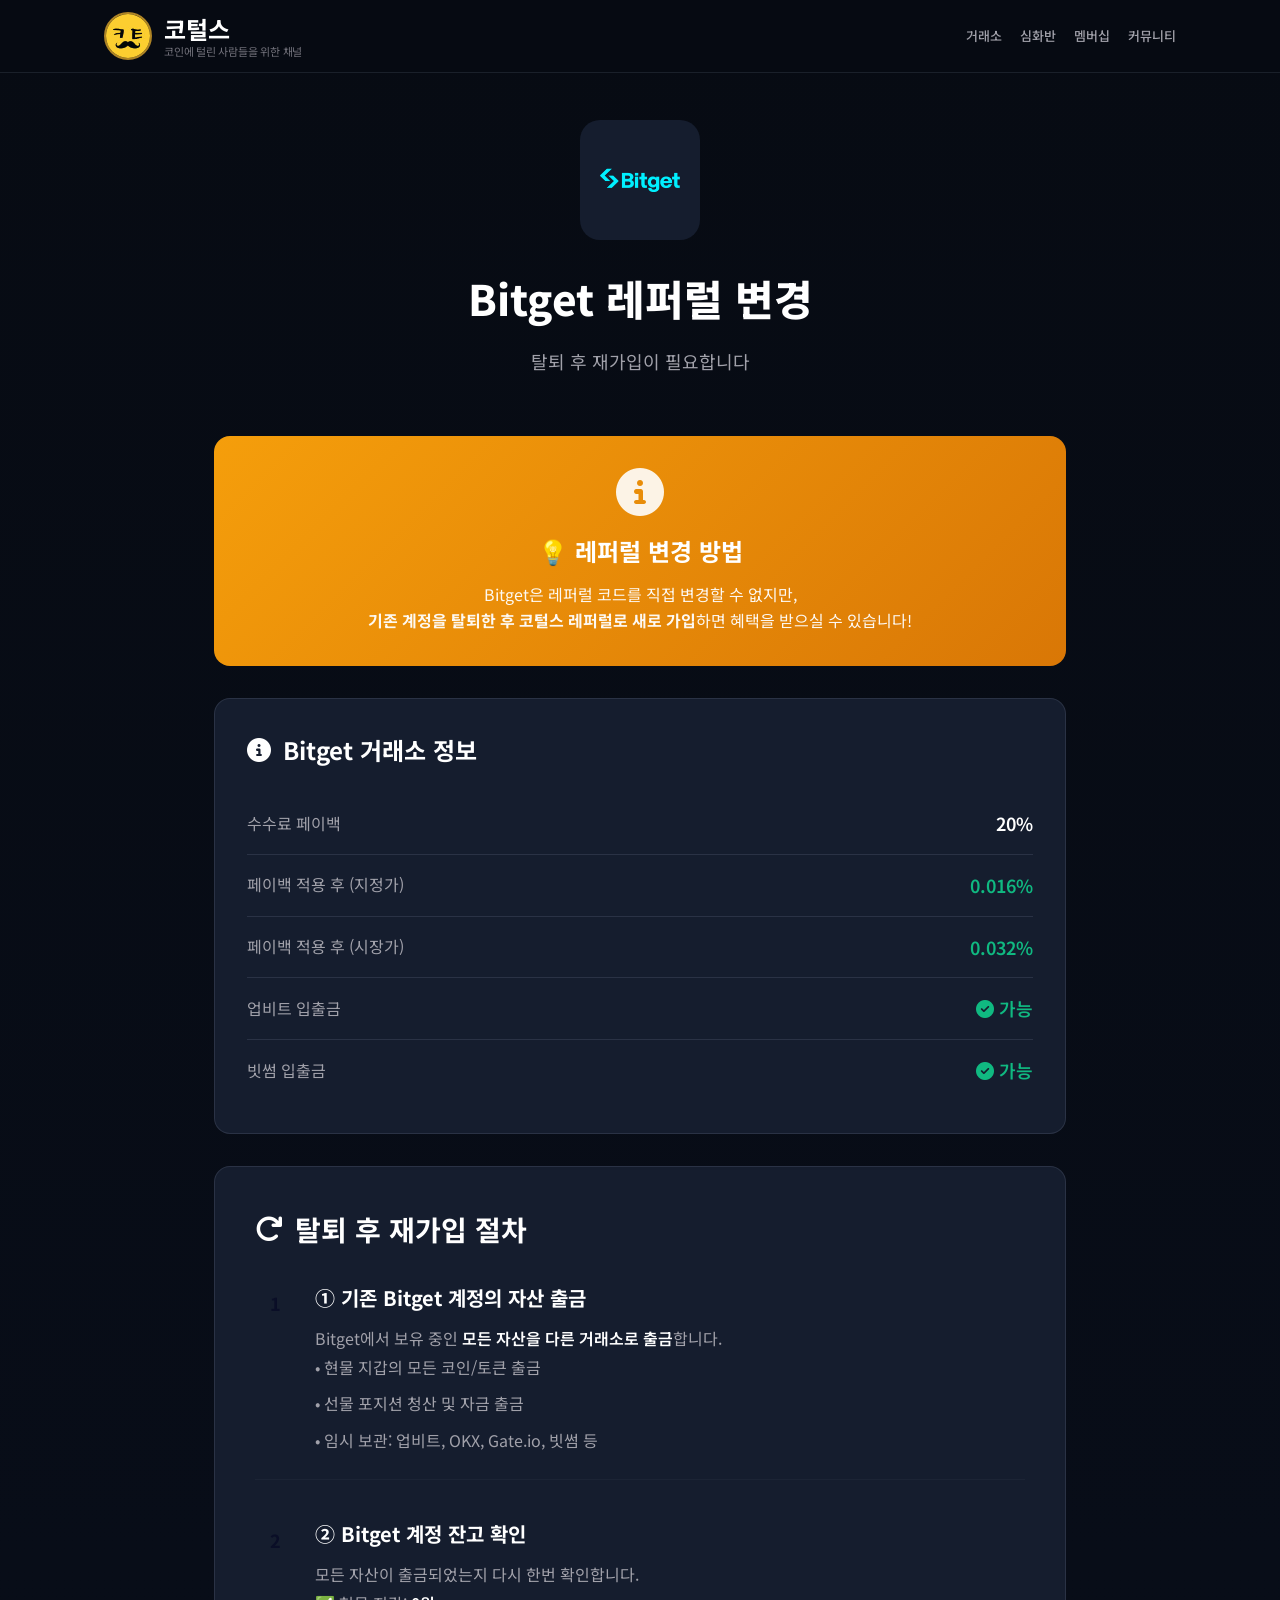
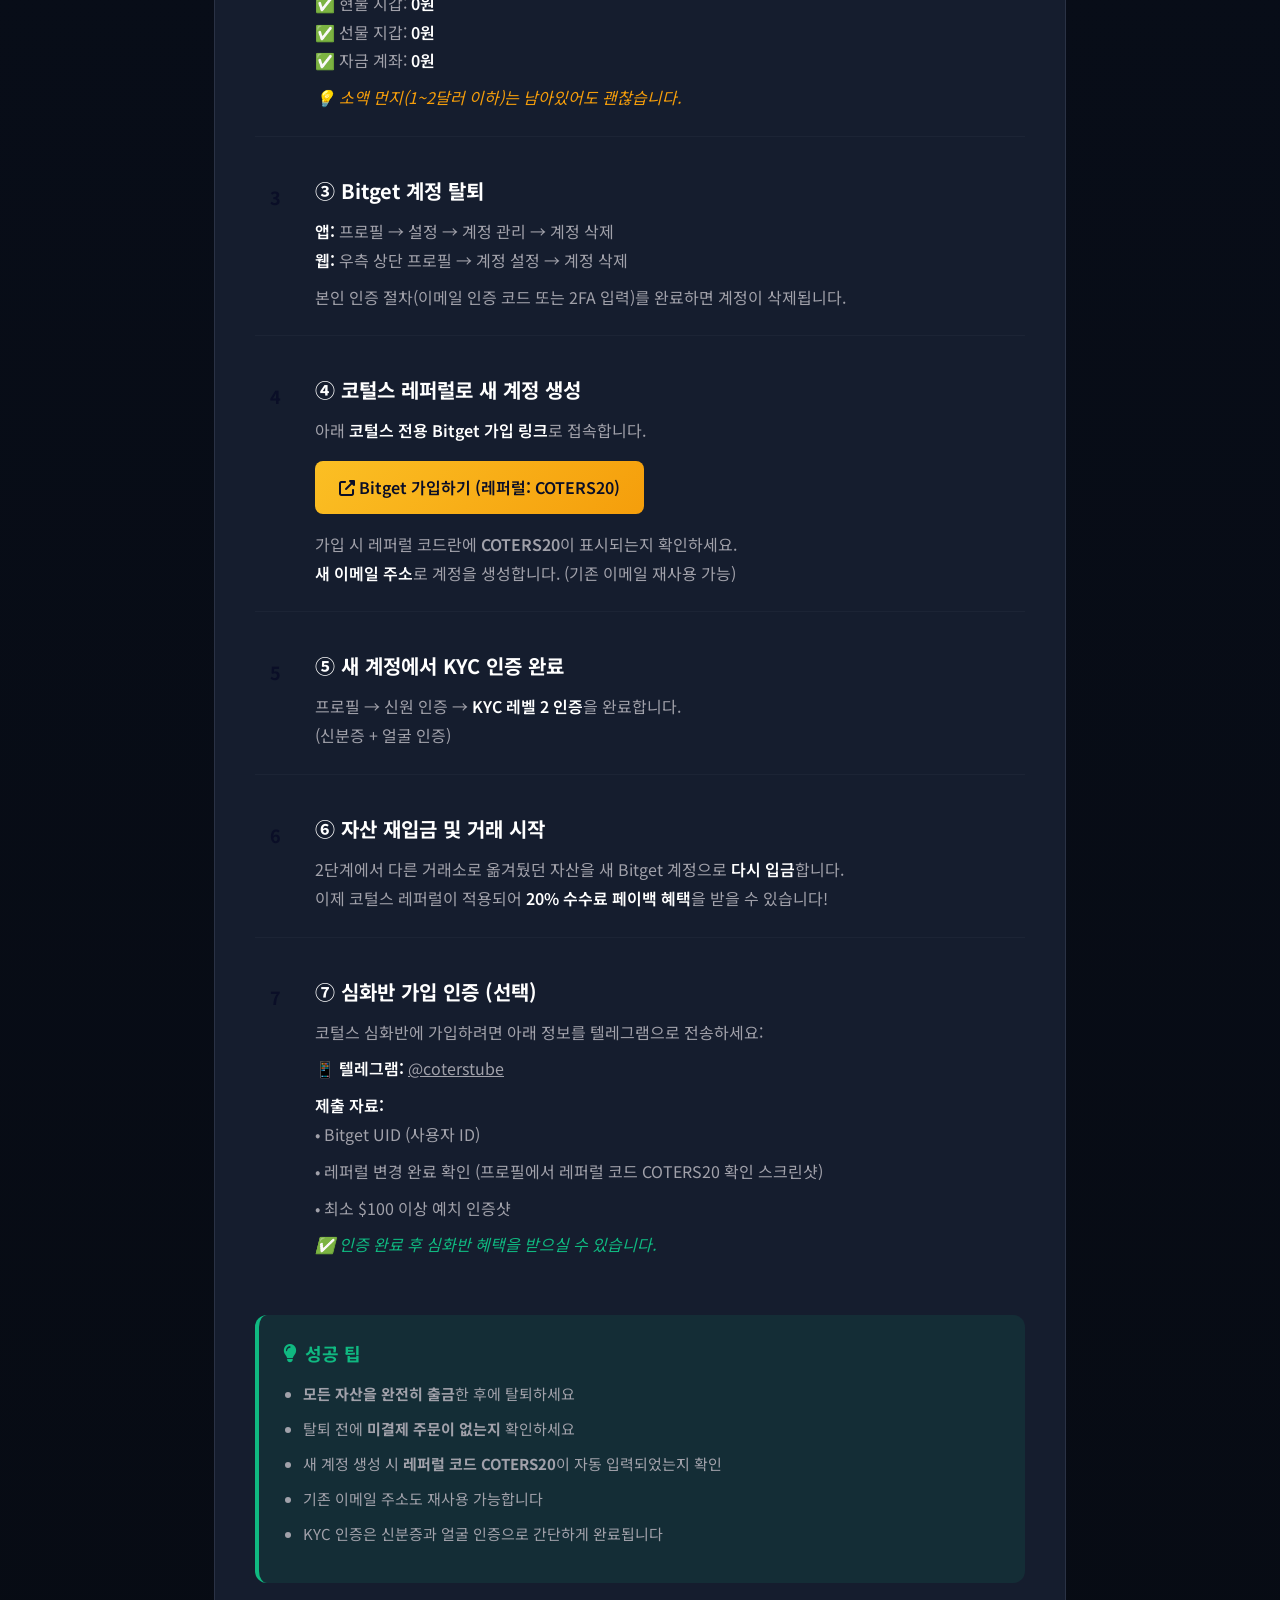
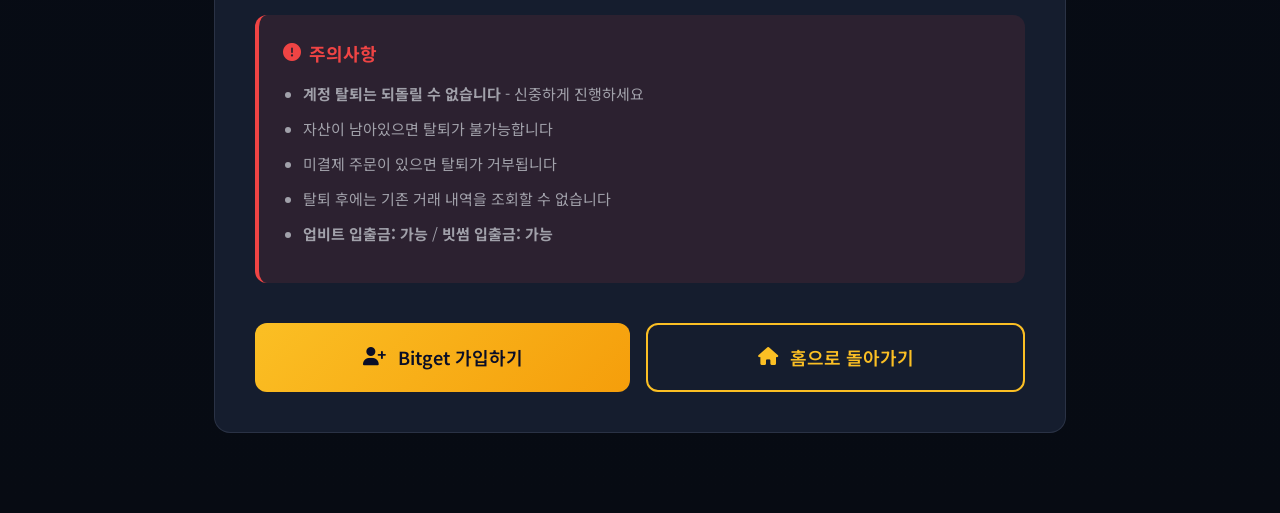
<file: referral-bitget.html>
<!DOCTYPE html>
<html lang="ko">
<head>
    <meta charset="UTF-8">
    <meta name="viewport" content="width=device-width, initial-scale=1.0">
    <title>Bitget 레퍼럴 변경 방법 - 코털스</title>
    <link href="https://fonts.googleapis.com/css2?family=Noto+Sans+KR:wght@300;400;500;600;700;900&display=swap" rel="stylesheet">
    <link rel="stylesheet" href="https://cdn.jsdelivr.net/npm/@fortawesome/fontawesome-free@6.4.0/css/all.min.css">
    <link rel="stylesheet" href="css/style.css">
    <style>
        .guide-container {
            max-width: 900px;
            margin: 120px auto 80px;
            padding: 0 24px;
        }
        .guide-header {
            text-align: center;
            margin-bottom: 60px;
        }
        .guide-logo {
            width: 120px;
            height: 120px;
            margin: 0 auto 24px;
            background: var(--bg-card);
            border-radius: 20px;
            display: flex;
            align-items: center;
            justify-content: center;
            padding: 20px;
        }
        .guide-logo img {
            width: 100%;
            height: 100%;
            object-fit: contain;
        }
        .guide-title {
            font-size: 42px;
            font-weight: 800;
            margin-bottom: 16px;
            color: var(--text-primary);
        }
        .guide-subtitle {
            font-size: 18px;
            color: var(--text-secondary);
        }
        .warning-banner {
            background: linear-gradient(135deg, #ef4444 0%, #dc2626 100%);
            border-radius: 16px;
            padding: 32px;
            margin-bottom: 32px;
            text-align: center;
            color: white;
        }
        .warning-banner i {
            font-size: 48px;
            margin-bottom: 16px;
            opacity: 0.9;
        }
        .warning-banner h3 {
            font-size: 24px;
            font-weight: 700;
            margin-bottom: 12px;
        }
        .warning-banner p {
            font-size: 16px;
            opacity: 0.95;
            line-height: 1.6;
        }
        .info-box {
            background: var(--bg-card);
            border: 1px solid var(--border-color);
            border-radius: 16px;
            padding: 32px;
            margin-bottom: 32px;
        }
        .info-box-title {
            font-size: 24px;
            font-weight: 700;
            margin-bottom: 24px;
            color: var(--text-primary);
            display: flex;
            align-items: center;
            gap: 12px;
        }
        .info-box-title i {
            color: var(--accent-color);
        }
        .info-row {
            display: flex;
            justify-content: space-between;
            align-items: center;
            padding: 16px 0;
            border-bottom: 1px solid var(--border-color);
        }
        .info-row:last-child {
            border-bottom: none;
        }
        .info-label {
            font-size: 16px;
            color: var(--text-secondary);
        }
        .info-value {
            font-size: 18px;
            font-weight: 600;
            color: var(--text-primary);
        }
        .info-value.success {
            color: #10b981;
        }
        .info-value.error {
            color: #ef4444;
        }
        .guide-section {
            background: var(--bg-card);
            border: 1px solid var(--border-color);
            border-radius: 16px;
            padding: 40px;
            margin-bottom: 32px;
        }
        .guide-section-title {
            font-size: 28px;
            font-weight: 700;
            margin-bottom: 32px;
            color: var(--text-primary);
            display: flex;
            align-items: center;
            gap: 12px;
        }
        .guide-section-title i {
            color: var(--accent-color);
        }
        .steps-list {
            list-style: none;
            counter-reset: step-counter;
            padding: 0;
        }
        .step-item {
            counter-increment: step-counter;
            margin-bottom: 40px;
            padding-left: 60px;
            padding-bottom: 24px;
            position: relative;
            border-bottom: 1px solid rgba(45, 53, 72, 0.3);
        }
        .step-item:last-child {
            margin-bottom: 0;
            border-bottom: none;
        }
        .step-item::before {
            content: counter(step-counter);
            position: absolute;
            left: 0;
            top: 0;
            width: 40px;
            height: 40px;
            background: linear-gradient(135deg, var(--accent-color) 0%, #f59e0b 100%);
            border-radius: 50%;
            display: flex;
            align-items: center;
            justify-content: center;
            font-size: 18px;
            font-weight: 700;
            color: #0a0e27;
        }
        .step-title {
            font-size: 20px;
            font-weight: 700;
            margin-bottom: 12px;
            color: var(--text-primary);
            line-height: 1.4;
            word-break: keep-all;
            white-space: nowrap;
        }
        .step-description {
            font-size: 16px;
            line-height: 1.8;
            color: var(--text-secondary);
            text-align: left;
        }
        .step-description strong {
            color: var(--text-primary);
            font-weight: 600;
        }
        .step-description br + br {
            display: block;
            content: "";
            margin-top: 8px;
        }
        .note-box {
            background: rgba(251, 191, 36, 0.1);
            border-left: 4px solid var(--accent-color);
            border-radius: 12px;
            padding: 24px;
            margin-top: 32px;
        }
        .note-box-title {
            font-size: 18px;
            font-weight: 700;
            color: var(--accent-color);
            margin-bottom: 12px;
            display: flex;
            align-items: center;
            gap: 8px;
        }
        .note-box-content {
            font-size: 15px;
            line-height: 1.8;
            color: var(--text-secondary);
        }
        .note-box-content ul {
            margin: 12px 0;
            padding-left: 20px;
        }
        .note-box-content li {
            margin-bottom: 8px;
        }
        .success-box {
            background: rgba(16, 185, 129, 0.1);
            border-left: 4px solid #10b981;
            border-radius: 12px;
            padding: 24px;
            margin-top: 32px;
        }
        .success-box-title {
            font-size: 18px;
            font-weight: 700;
            color: #10b981;
            margin-bottom: 12px;
            display: flex;
            align-items: center;
            gap: 8px;
        }
        .danger-box {
            background: rgba(239, 68, 68, 0.1);
            border-left: 4px solid #ef4444;
            border-radius: 12px;
            padding: 24px;
            margin-top: 32px;
        }
        .danger-box-title {
            font-size: 18px;
            font-weight: 700;
            color: #ef4444;
            margin-bottom: 12px;
            display: flex;
            align-items: center;
            gap: 8px;
        }
        .btn-container {
            display: flex;
            gap: 16px;
            margin-top: 40px;
            flex-wrap: wrap;
        }
        .btn-large {
            flex: 1;
            min-width: 200px;
            padding: 18px 32px;
            font-size: 18px;
            font-weight: 600;
            border-radius: 12px;
            text-decoration: none;
            display: flex;
            align-items: center;
            justify-content: center;
            gap: 12px;
            transition: all 0.3s ease;
        }
        .btn-primary {
            background: linear-gradient(135deg, var(--accent-color) 0%, #f59e0b 100%);
            color: #0a0e27;
        }
        .btn-primary:hover {
            transform: translateY(-2px);
            box-shadow: 0 8px 24px rgba(251, 191, 36, 0.3);
        }
        .btn-secondary {
            background: var(--bg-card);
            border: 2px solid var(--accent-color);
            color: var(--accent-color);
        }
        .btn-secondary:hover {
            background: rgba(251, 191, 36, 0.1);
            transform: translateY(-2px);
        }
        @media (max-width: 768px) {
            .guide-title {
                font-size: 32px;
            }
            .guide-section, .info-box {
                padding: 24px;
            }
            .step-item {
                padding-left: 50px;
            }
            .btn-container {
                flex-direction: column;
            }
            .btn-large {
                min-width: 100%;
            }
        }
    </style>
</head>
<body>
    <!-- Header -->
    <header class="header">
        <div class="container">
            <div class="header-content">
                <div class="logo">
                    <a href="index.html" style="display: flex; align-items: center; gap: 12px; text-decoration: none;">
                        <img src="images/coters-logo.jpg" alt="코털스" class="logo-image">
                        <div class="logo-text-wrapper">
                            <span class="logo-text">코털스</span>
                            <span class="logo-subtitle">코인에 털린 사람들을 위한 채널</span>
                        </div>
                    </a>
                </div>
                <nav class="nav">
                    <a href="index.html#exchanges" class="nav-link">거래소</a>
                    <a href="index.html#premium" class="nav-link">심화반</a>
                    <a href="index.html#membership" class="nav-link">멤버십</a>
                    <a href="index.html#community" class="nav-link">커뮤니티</a>
                </nav>
                <button class="mobile-menu-btn" id="mobileMenuBtn">
                    <i class="fas fa-bars"></i>
                </button>
            </div>
        </div>
    </header>

    <div class="guide-container">
        <div class="guide-header">
            <div class="guide-logo">
                <img src="images/bitget-logo.png" alt="Bitget">
            </div>
            <h1 class="guide-title">Bitget 레퍼럴 변경</h1>
            <p class="guide-subtitle">탈퇴 후 재가입이 필요합니다</p>
        </div>

        <!-- 안내 배너 -->
        <div class="warning-banner" style="background: linear-gradient(135deg, #f59e0b 0%, #d97706 100%);">
            <i class="fas fa-info-circle"></i>
            <h3>💡 레퍼럴 변경 방법</h3>
            <p>Bitget은 레퍼럴 코드를 직접 변경할 수 없지만,<br>
            <strong>기존 계정을 탈퇴한 후 코털스 레퍼럴로 새로 가입</strong>하면 혜택을 받으실 수 있습니다!</p>
        </div>

        <!-- 거래소 정보 -->
        <div class="info-box">
            <h2 class="info-box-title">
                <i class="fas fa-info-circle"></i>
                Bitget 거래소 정보
            </h2>
            <div class="info-row">
                <span class="info-label">수수료 페이백</span>
                <span class="info-value" style="color: var(--accent-color);">20%</span>
            </div>
            <div class="info-row">
                <span class="info-label">페이백 적용 후 (지정가)</span>
                <span class="info-value success">0.016%</span>
            </div>
            <div class="info-row">
                <span class="info-label">페이백 적용 후 (시장가)</span>
                <span class="info-value success">0.032%</span>
            </div>
            <div class="info-row">
                <span class="info-label">업비트 입출금</span>
                <span class="info-value success"><i class="fas fa-check-circle"></i> 가능</span>
            </div>
            <div class="info-row">
                <span class="info-label">빗썸 입출금</span>
                <span class="info-value success"><i class="fas fa-check-circle"></i> 가능</span>
            </div>
        </div>

        <!-- 탈퇴 및 재가입 절차 -->
        <div class="guide-section">
            <h2 class="guide-section-title">
                <i class="fas fa-redo"></i>
                탈퇴 후 재가입 절차
            </h2>
            
            <ol class="steps-list">
                <li class="step-item">
                    <div class="step-title">① 기존 Bitget 계정의 자산 출금</div>
                    <div class="step-description">
                        Bitget에서 보유 중인 <strong>모든 자산을 다른 거래소로 출금</strong>합니다.<br>
                        • 현물 지갑의 모든 코인/토큰 출금<br>
                        • 선물 포지션 청산 및 자금 출금<br>
                        • 임시 보관: 업비트, OKX, Gate.io, 빗썸 등
                    </div>
                </li>

                <li class="step-item">
                    <div class="step-title">② Bitget 계정 잔고 확인</div>
                    <div class="step-description">
                        모든 자산이 출금되었는지 다시 한번 확인합니다.<br>
                        ✅ 현물 지갑: <strong>0원</strong><br>
                        ✅ 선물 지갑: <strong>0원</strong><br>
                        ✅ 자금 계좌: <strong>0원</strong><br><br>
                        <em style="color: #f59e0b;">💡 소액 먼지(1~2달러 이하)는 남아있어도 괜찮습니다.</em>
                    </div>
                </li>

                <li class="step-item">
                    <div class="step-title">③ Bitget 계정 탈퇴</div>
                    <div class="step-description">
                        <strong>앱:</strong> 프로필 → 설정 → 계정 관리 → 계정 삭제<br>
                        <strong>웹:</strong> 우측 상단 프로필 → 계정 설정 → 계정 삭제<br><br>
                        본인 인증 절차(이메일 인증 코드 또는 2FA 입력)를 완료하면 계정이 삭제됩니다.
                    </div>
                </li>

                <li class="step-item">
                    <div class="step-title">④ 코털스 레퍼럴로 새 계정 생성</div>
                    <div class="step-description">
                        아래 <strong>코털스 전용 Bitget 가입 링크</strong>로 접속합니다.<br><br>
                        
                        <a href="https://partner.bitget.com/bg/COTERS20" target="_blank" 
                           style="display: inline-block; padding: 12px 24px; background: linear-gradient(135deg, #fbbf24, #f59e0b); 
                           color: #0a0e27; font-weight: 600; border-radius: 8px; text-decoration: none; margin: 8px 0;">
                            <i class="fas fa-external-link-alt"></i> Bitget 가입하기 (레퍼럴: COTERS20)
                        </a><br><br>

                        가입 시 레퍼럴 코드란에 <strong style="color: var(--accent-color);">COTERS20</strong>이 표시되는지 확인하세요.<br>
                        <strong>새 이메일 주소</strong>로 계정을 생성합니다. (기존 이메일 재사용 가능)
                    </div>
                </li>

                <li class="step-item">
                    <div class="step-title">⑤ 새 계정에서 KYC 인증 완료</div>
                    <div class="step-description">
                        프로필 → 신원 인증 → <strong>KYC 레벨 2 인증</strong>을 완료합니다.<br>
                        (신분증 + 얼굴 인증)
                    </div>
                </li>

                <li class="step-item">
                    <div class="step-title">⑥ 자산 재입금 및 거래 시작</div>
                    <div class="step-description">
                        2단계에서 다른 거래소로 옮겨뒀던 자산을 새 Bitget 계정으로 <strong>다시 입금</strong>합니다.<br>
                        이제 코털스 레퍼럴이 적용되어 <strong>20% 수수료 페이백 혜택</strong>을 받을 수 있습니다!
                    </div>
                </li>

                <li class="step-item">
                    <div class="step-title">⑦ 심화반 가입 인증 (선택)</div>
                    <div class="step-description">
                        코털스 심화반에 가입하려면 아래 정보를 텔레그램으로 전송하세요:<br><br>
                        
                        📱 <strong>텔레그램:</strong> <a href="https://t.me/coterstube" target="_blank" style="color: var(--accent-color);">@coterstube</a><br><br>
                        
                        <strong>제출 자료:</strong><br>
                        • Bitget UID (사용자 ID)<br>
                        • 레퍼럴 변경 완료 확인 (프로필에서 레퍼럴 코드 COTERS20 확인 스크린샷)<br>
                        • 최소 $100 이상 예치 인증샷<br><br>
                        
                        <em style="color: #10b981;">✅ 인증 완료 후 심화반 혜택을 받으실 수 있습니다.</em>
                    </div>
                </li>
            </ol>

            <!-- 성공 팁 -->
            <div class="success-box">
                <div class="success-box-title">
                    <i class="fas fa-lightbulb"></i>
                    성공 팁
                </div>
                <div class="note-box-content">
                    <ul>
                        <li><strong>모든 자산을 완전히 출금</strong>한 후에 탈퇴하세요</li>
                        <li>탈퇴 전에 <strong>미결제 주문이 없는지</strong> 확인하세요</li>
                        <li>새 계정 생성 시 <strong>레퍼럴 코드 COTERS20</strong>이 자동 입력되었는지 확인</li>
                        <li>기존 이메일 주소도 재사용 가능합니다</li>
                        <li>KYC 인증은 신분증과 얼굴 인증으로 간단하게 완료됩니다</li>
                    </ul>
                </div>
            </div>

            <!-- 주의사항 -->
            <div class="danger-box">
                <div class="danger-box-title">
                    <i class="fas fa-exclamation-circle"></i>
                    주의사항
                </div>
                <div class="note-box-content">
                    <ul>
                        <li><strong>계정 탈퇴는 되돌릴 수 없습니다</strong> - 신중하게 진행하세요</li>
                        <li>자산이 남아있으면 탈퇴가 불가능합니다</li>
                        <li>미결제 주문이 있으면 탈퇴가 거부됩니다</li>
                        <li>탈퇴 후에는 기존 거래 내역을 조회할 수 없습니다</li>
                        <li><strong>업비트 입출금: 가능</strong> / <strong>빗썸 입출금: 가능</strong></li>
                    </ul>
                </div>
            </div>

            <!-- 버튼 -->
            <div class="btn-container">
                <a href="https://partner.bitget.com/bg/COTERS20" target="_blank" class="btn-large" style="background: linear-gradient(135deg, #fbbf24 0%, #f59e0b 100%); color: #0a0e27;" onmouseover="this.style.transform='translateY(-2px)'; this.style.boxShadow='0 8px 24px rgba(251, 191, 36, 0.4)'" onmouseout="this.style.transform=''; this.style.boxShadow=''">
                    <i class="fas fa-user-plus"></i>
                    Bitget 가입하기
                </a>
                <a href="index.html" class="btn-large" style="background: var(--bg-card); border: 2px solid #fbbf24; color: #fbbf24;" onmouseover="this.style.transform='translateY(-2px)'; this.style.background='rgba(251, 191, 36, 0.1)'" onmouseout="this.style.transform=''; this.style.background='var(--bg-card)'">
                    <i class="fas fa-home"></i>
                    홈으로 돌아가기
                </a>
            </div>
        </div>
    </div>

    <script src="js/main.js"></script>
</body>
</html>
</file>
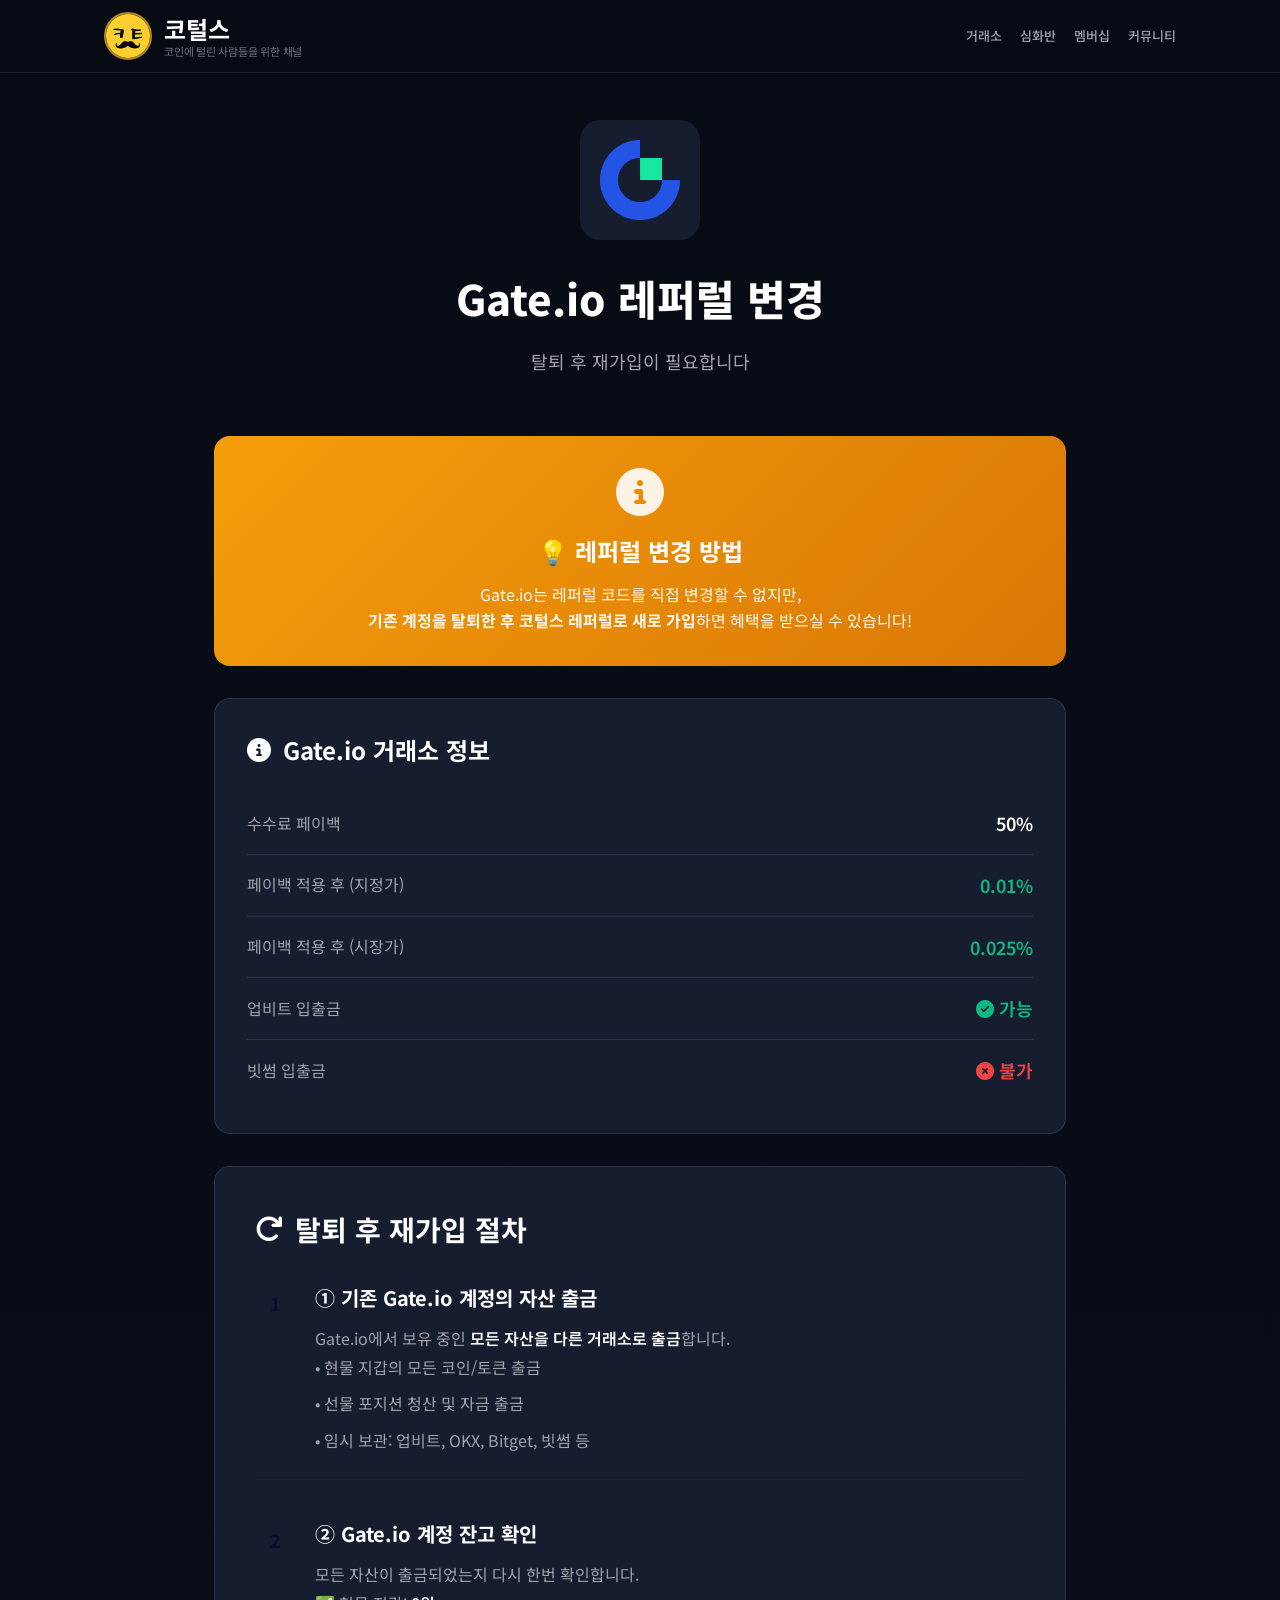
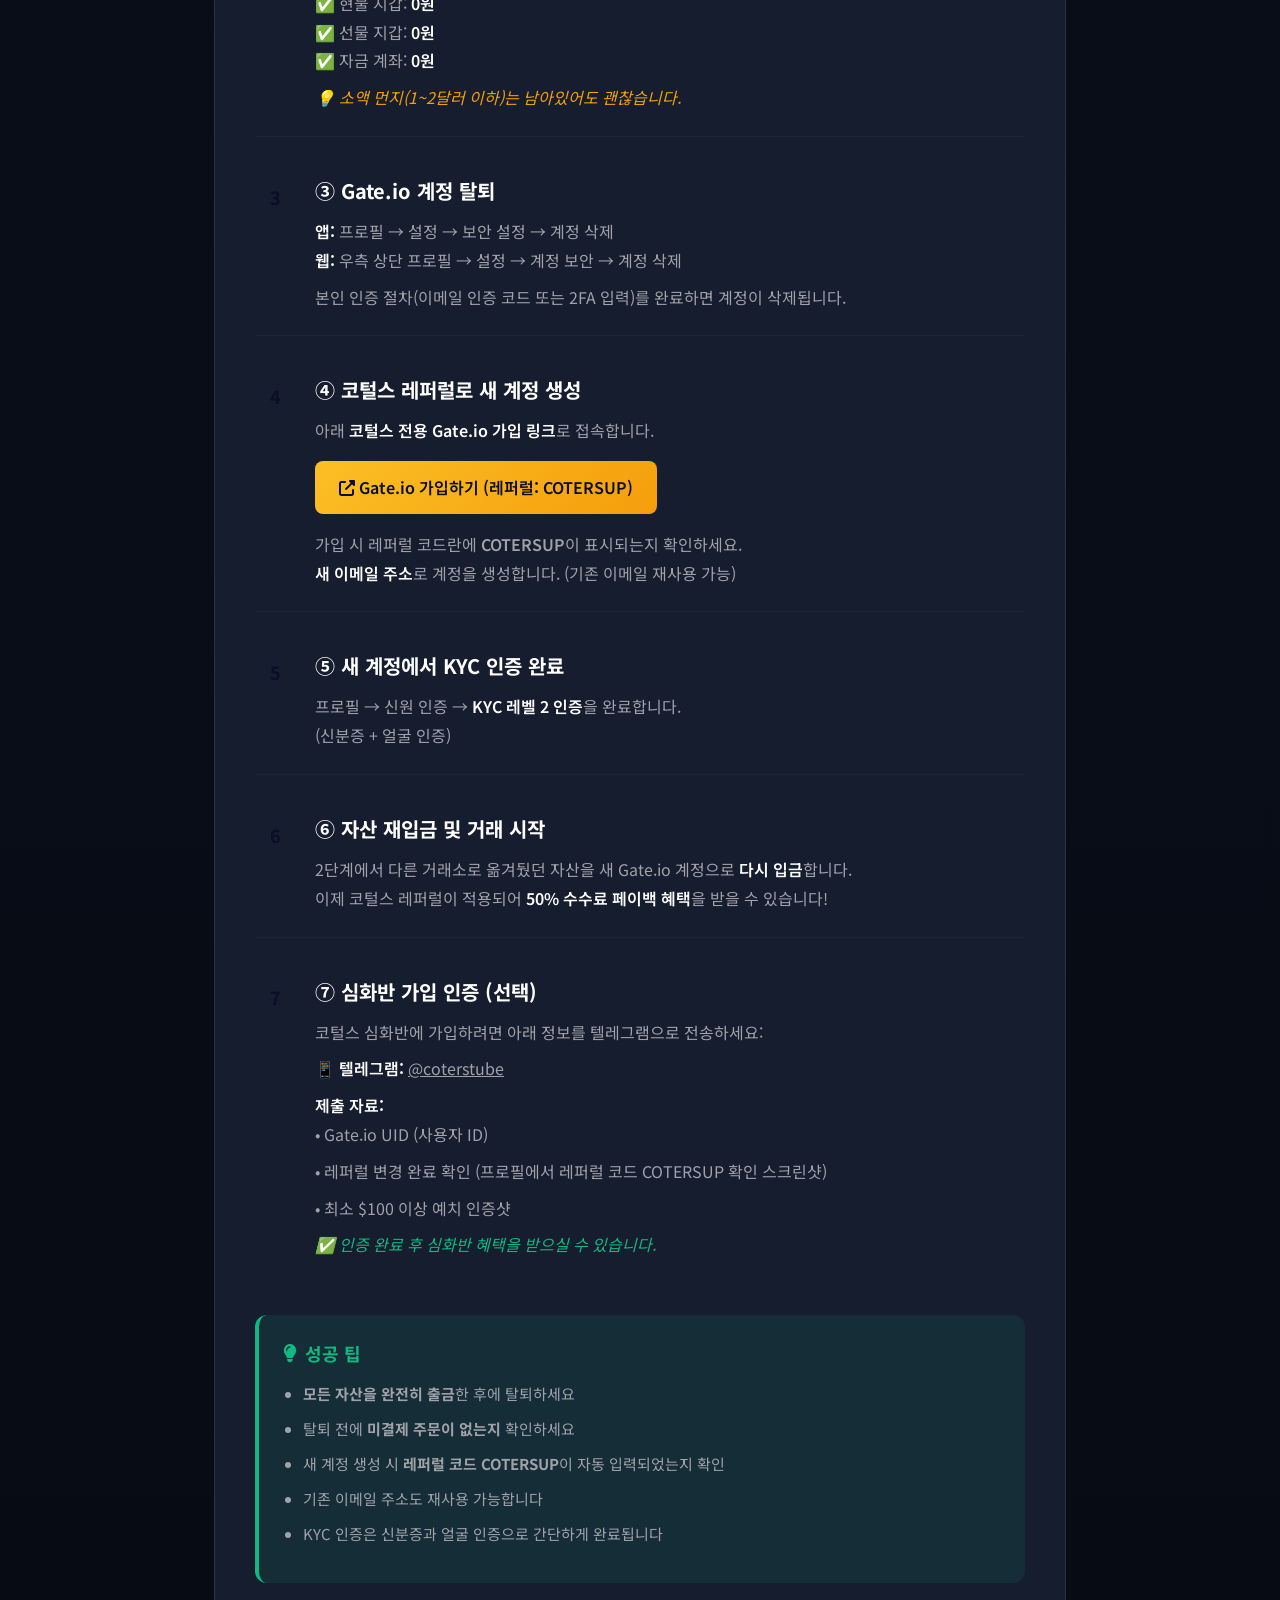
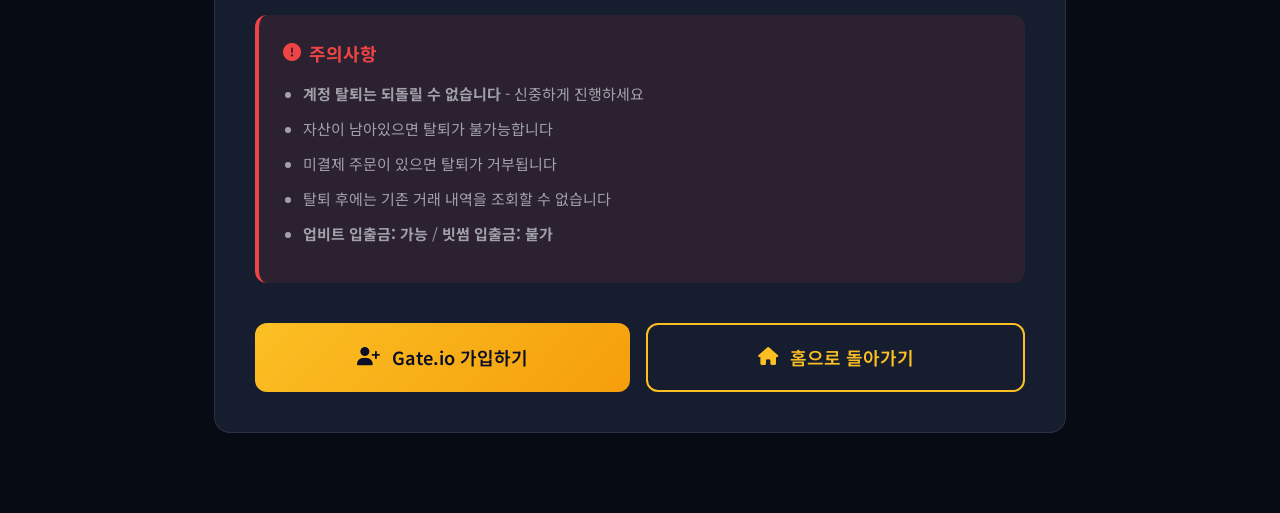
<file: referral-gate.html>
<!DOCTYPE html>
<html lang="ko">
<head>
    <meta charset="UTF-8">
    <meta name="viewport" content="width=device-width, initial-scale=1.0">
    <title>Gate.io 레퍼럴 변경 방법 - 코털스</title>
    <link href="https://fonts.googleapis.com/css2?family=Noto+Sans+KR:wght@300;400;500;600;700;900&display=swap" rel="stylesheet">
    <link rel="stylesheet" href="https://cdn.jsdelivr.net/npm/@fortawesome/fontawesome-free@6.4.0/css/all.min.css">
    <link rel="stylesheet" href="css/style.css">
    <style>
        .guide-container {
            max-width: 900px;
            margin: 120px auto 80px;
            padding: 0 24px;
        }
        .guide-header {
            text-align: center;
            margin-bottom: 60px;
        }
        .guide-logo {
            width: 120px;
            height: 120px;
            margin: 0 auto 24px;
            background: var(--bg-card);
            border-radius: 20px;
            display: flex;
            align-items: center;
            justify-content: center;
            padding: 20px;
        }
        .guide-logo img {
            width: 100%;
            height: 100%;
            object-fit: contain;
        }
        .guide-title {
            font-size: 42px;
            font-weight: 800;
            margin-bottom: 16px;
            color: var(--text-primary);
        }
        .guide-subtitle {
            font-size: 18px;
            color: var(--text-secondary);
        }
        .warning-banner {
            background: linear-gradient(135deg, #ef4444 0%, #dc2626 100%);
            border-radius: 16px;
            padding: 32px;
            margin-bottom: 32px;
            text-align: center;
            color: white;
        }
        .warning-banner i {
            font-size: 48px;
            margin-bottom: 16px;
            opacity: 0.9;
        }
        .warning-banner h3 {
            font-size: 24px;
            font-weight: 700;
            margin-bottom: 12px;
        }
        .warning-banner p {
            font-size: 16px;
            opacity: 0.95;
            line-height: 1.6;
        }
        .info-box {
            background: var(--bg-card);
            border: 1px solid var(--border-color);
            border-radius: 16px;
            padding: 32px;
            margin-bottom: 32px;
        }
        .info-box-title {
            font-size: 24px;
            font-weight: 700;
            margin-bottom: 24px;
            color: var(--text-primary);
            display: flex;
            align-items: center;
            gap: 12px;
        }
        .info-box-title i {
            color: var(--accent-color);
        }
        .info-row {
            display: flex;
            justify-content: space-between;
            align-items: center;
            padding: 16px 0;
            border-bottom: 1px solid var(--border-color);
        }
        .info-row:last-child {
            border-bottom: none;
        }
        .info-label {
            font-size: 16px;
            color: var(--text-secondary);
        }
        .info-value {
            font-size: 18px;
            font-weight: 600;
            color: var(--text-primary);
        }
        .info-value.success {
            color: #10b981;
        }
        .info-value.error {
            color: #ef4444;
        }
        .guide-section {
            background: var(--bg-card);
            border: 1px solid var(--border-color);
            border-radius: 16px;
            padding: 40px;
            margin-bottom: 32px;
        }
        .guide-section-title {
            font-size: 28px;
            font-weight: 700;
            margin-bottom: 32px;
            color: var(--text-primary);
            display: flex;
            align-items: center;
            gap: 12px;
        }
        .guide-section-title i {
            color: var(--accent-color);
        }
        .steps-list {
            list-style: none;
            counter-reset: step-counter;
            padding: 0;
        }
        .step-item {
            counter-increment: step-counter;
            margin-bottom: 40px;
            padding-left: 60px;
            padding-bottom: 24px;
            position: relative;
            border-bottom: 1px solid rgba(45, 53, 72, 0.3);
        }
        .step-item:last-child {
            margin-bottom: 0;
            border-bottom: none;
        }
        .step-item::before {
            content: counter(step-counter);
            position: absolute;
            left: 0;
            top: 0;
            width: 40px;
            height: 40px;
            background: linear-gradient(135deg, var(--accent-color) 0%, #f59e0b 100%);
            border-radius: 50%;
            display: flex;
            align-items: center;
            justify-content: center;
            font-size: 18px;
            font-weight: 700;
            color: #0a0e27;
        }
        .step-title {
            font-size: 20px;
            font-weight: 700;
            margin-bottom: 12px;
            color: var(--text-primary);
            line-height: 1.4;
            word-break: keep-all;
            white-space: nowrap;
        }
        .step-description {
            font-size: 16px;
            line-height: 1.8;
            color: var(--text-secondary);
            text-align: left;
        }
        .step-description strong {
            color: var(--text-primary);
            font-weight: 600;
        }
        .step-description br + br {
            display: block;
            content: "";
            margin-top: 8px;
        }
        .note-box {
            background: rgba(251, 191, 36, 0.1);
            border-left: 4px solid var(--accent-color);
            border-radius: 12px;
            padding: 24px;
            margin-top: 32px;
        }
        .note-box-title {
            font-size: 18px;
            font-weight: 700;
            color: var(--accent-color);
            margin-bottom: 12px;
            display: flex;
            align-items: center;
            gap: 8px;
        }
        .note-box-content {
            font-size: 15px;
            line-height: 1.8;
            color: var(--text-secondary);
        }
        .note-box-content ul {
            margin: 12px 0;
            padding-left: 20px;
        }
        .note-box-content li {
            margin-bottom: 8px;
        }
        .success-box {
            background: rgba(16, 185, 129, 0.1);
            border-left: 4px solid #10b981;
            border-radius: 12px;
            padding: 24px;
            margin-top: 32px;
        }
        .success-box-title {
            font-size: 18px;
            font-weight: 700;
            color: #10b981;
            margin-bottom: 12px;
            display: flex;
            align-items: center;
            gap: 8px;
        }
        .danger-box {
            background: rgba(239, 68, 68, 0.1);
            border-left: 4px solid #ef4444;
            border-radius: 12px;
            padding: 24px;
            margin-top: 32px;
        }
        .danger-box-title {
            font-size: 18px;
            font-weight: 700;
            color: #ef4444;
            margin-bottom: 12px;
            display: flex;
            align-items: center;
            gap: 8px;
        }
        .btn-container {
            display: flex;
            gap: 16px;
            margin-top: 40px;
            flex-wrap: wrap;
        }
        .btn-large {
            flex: 1;
            min-width: 200px;
            padding: 18px 32px;
            font-size: 18px;
            font-weight: 600;
            border-radius: 12px;
            text-decoration: none;
            display: flex;
            align-items: center;
            justify-content: center;
            gap: 12px;
            transition: all 0.3s ease;
        }
        .btn-primary {
            background: linear-gradient(135deg, var(--accent-color) 0%, #f59e0b 100%);
            color: #0a0e27;
        }
        .btn-primary:hover {
            transform: translateY(-2px);
            box-shadow: 0 8px 24px rgba(251, 191, 36, 0.3);
        }
        .btn-secondary {
            background: var(--bg-card);
            border: 2px solid var(--accent-color);
            color: var(--accent-color);
        }
        .btn-secondary:hover {
            background: rgba(251, 191, 36, 0.1);
            transform: translateY(-2px);
        }
        @media (max-width: 768px) {
            .guide-title {
                font-size: 32px;
            }
            .guide-section, .info-box {
                padding: 24px;
            }
            .step-item {
                padding-left: 50px;
            }
            .btn-container {
                flex-direction: column;
            }
            .btn-large {
                min-width: 100%;
            }
        }
    </style>
</head>
<body>
    <!-- Header -->
    <header class="header">
        <div class="container">
            <div class="header-content">
                <div class="logo">
                    <a href="index.html" style="display: flex; align-items: center; gap: 12px; text-decoration: none;">
                        <img src="images/coters-logo.jpg" alt="코털스" class="logo-image">
                        <div class="logo-text-wrapper">
                            <span class="logo-text">코털스</span>
                            <span class="logo-subtitle">코인에 털린 사람들을 위한 채널</span>
                        </div>
                    </a>
                </div>
                <nav class="nav">
                    <a href="index.html#exchanges" class="nav-link">거래소</a>
                    <a href="index.html#premium" class="nav-link">심화반</a>
                    <a href="index.html#membership" class="nav-link">멤버십</a>
                    <a href="index.html#community" class="nav-link">커뮤니티</a>
                </nav>
                <button class="mobile-menu-btn" id="mobileMenuBtn">
                    <i class="fas fa-bars"></i>
                </button>
            </div>
        </div>
    </header>

    <div class="guide-container">
        <div class="guide-header">
            <div class="guide-logo">
                <img src="images/gate-logo.png" alt="Gate.io">
            </div>
            <h1 class="guide-title">Gate.io 레퍼럴 변경</h1>
            <p class="guide-subtitle">탈퇴 후 재가입이 필요합니다</p>
        </div>

        <!-- 안내 배너 -->
        <div class="warning-banner" style="background: linear-gradient(135deg, #f59e0b 0%, #d97706 100%);">
            <i class="fas fa-info-circle"></i>
            <h3>💡 레퍼럴 변경 방법</h3>
            <p>Gate.io는 레퍼럴 코드를 직접 변경할 수 없지만,<br>
            <strong>기존 계정을 탈퇴한 후 코털스 레퍼럴로 새로 가입</strong>하면 혜택을 받으실 수 있습니다!</p>
        </div>

        <!-- 거래소 정보 -->
        <div class="info-box">
            <h2 class="info-box-title">
                <i class="fas fa-info-circle"></i>
                Gate.io 거래소 정보
            </h2>
            <div class="info-row">
                <span class="info-label">수수료 페이백</span>
                <span class="info-value" style="color: var(--accent-color);">50%</span>
            </div>
            <div class="info-row">
                <span class="info-label">페이백 적용 후 (지정가)</span>
                <span class="info-value success">0.01%</span>
            </div>
            <div class="info-row">
                <span class="info-label">페이백 적용 후 (시장가)</span>
                <span class="info-value success">0.025%</span>
            </div>
            <div class="info-row">
                <span class="info-label">업비트 입출금</span>
                <span class="info-value success"><i class="fas fa-check-circle"></i> 가능</span>
            </div>
            <div class="info-row">
                <span class="info-label">빗썸 입출금</span>
                <span class="info-value error"><i class="fas fa-times-circle"></i> 불가</span>
            </div>
        </div>

        <!-- 탈퇴 및 재가입 절차 -->
        <div class="guide-section">
            <h2 class="guide-section-title">
                <i class="fas fa-redo"></i>
                탈퇴 후 재가입 절차
            </h2>
            
            <ol class="steps-list">
                <li class="step-item">
                    <div class="step-title">① 기존 Gate.io 계정의 자산 출금</div>
                    <div class="step-description">
                        Gate.io에서 보유 중인 <strong>모든 자산을 다른 거래소로 출금</strong>합니다.<br>
                        • 현물 지갑의 모든 코인/토큰 출금<br>
                        • 선물 포지션 청산 및 자금 출금<br>
                        • 임시 보관: 업비트, OKX, Bitget, 빗썸 등
                    </div>
                </li>

                <li class="step-item">
                    <div class="step-title">② Gate.io 계정 잔고 확인</div>
                    <div class="step-description">
                        모든 자산이 출금되었는지 다시 한번 확인합니다.<br>
                        ✅ 현물 지갑: <strong>0원</strong><br>
                        ✅ 선물 지갑: <strong>0원</strong><br>
                        ✅ 자금 계좌: <strong>0원</strong><br><br>
                        <em style="color: #f59e0b;">💡 소액 먼지(1~2달러 이하)는 남아있어도 괜찮습니다.</em>
                    </div>
                </li>

                <li class="step-item">
                    <div class="step-title">③ Gate.io 계정 탈퇴</div>
                    <div class="step-description">
                        <strong>앱:</strong> 프로필 → 설정 → 보안 설정 → 계정 삭제<br>
                        <strong>웹:</strong> 우측 상단 프로필 → 설정 → 계정 보안 → 계정 삭제<br><br>
                        본인 인증 절차(이메일 인증 코드 또는 2FA 입력)를 완료하면 계정이 삭제됩니다.
                    </div>
                </li>

                <li class="step-item">
                    <div class="step-title">④ 코털스 레퍼럴로 새 계정 생성</div>
                    <div class="step-description">
                        아래 <strong>코털스 전용 Gate.io 가입 링크</strong>로 접속합니다.<br><br>
                        
                        <a href="https://www.gate.com/share/COTERS" target="_blank" 
                           style="display: inline-block; padding: 12px 24px; background: linear-gradient(135deg, #fbbf24, #f59e0b); 
                           color: #0a0e27; font-weight: 600; border-radius: 8px; text-decoration: none; margin: 8px 0;">
                            <i class="fas fa-external-link-alt"></i> Gate.io 가입하기 (레퍼럴: COTERSUP)
                        </a><br><br>

                        가입 시 레퍼럴 코드란에 <strong style="color: var(--accent-color);">COTERSUP</strong>이 표시되는지 확인하세요.<br>
                        <strong>새 이메일 주소</strong>로 계정을 생성합니다. (기존 이메일 재사용 가능)
                    </div>
                </li>

                <li class="step-item">
                    <div class="step-title">⑤ 새 계정에서 KYC 인증 완료</div>
                    <div class="step-description">
                        프로필 → 신원 인증 → <strong>KYC 레벨 2 인증</strong>을 완료합니다.<br>
                        (신분증 + 얼굴 인증)
                    </div>
                </li>

                <li class="step-item">
                    <div class="step-title">⑥ 자산 재입금 및 거래 시작</div>
                    <div class="step-description">
                        2단계에서 다른 거래소로 옮겨뒀던 자산을 새 Gate.io 계정으로 <strong>다시 입금</strong>합니다.<br>
                        이제 코털스 레퍼럴이 적용되어 <strong>50% 수수료 페이백 혜택</strong>을 받을 수 있습니다!
                    </div>
                </li>

                <li class="step-item">
                    <div class="step-title">⑦ 심화반 가입 인증 (선택)</div>
                    <div class="step-description">
                        코털스 심화반에 가입하려면 아래 정보를 텔레그램으로 전송하세요:<br><br>
                        
                        📱 <strong>텔레그램:</strong> <a href="https://t.me/coterstube" target="_blank" style="color: var(--accent-color);">@coterstube</a><br><br>
                        
                        <strong>제출 자료:</strong><br>
                        • Gate.io UID (사용자 ID)<br>
                        • 레퍼럴 변경 완료 확인 (프로필에서 레퍼럴 코드 COTERSUP 확인 스크린샷)<br>
                        • 최소 $100 이상 예치 인증샷<br><br>
                        
                        <em style="color: #10b981;">✅ 인증 완료 후 심화반 혜택을 받으실 수 있습니다.</em>
                    </div>
                </li>
            </ol>

            <!-- 성공 팁 -->
            <div class="success-box">
                <div class="success-box-title">
                    <i class="fas fa-lightbulb"></i>
                    성공 팁
                </div>
                <div class="note-box-content">
                    <ul>
                        <li><strong>모든 자산을 완전히 출금</strong>한 후에 탈퇴하세요</li>
                        <li>탈퇴 전에 <strong>미결제 주문이 없는지</strong> 확인하세요</li>
                        <li>새 계정 생성 시 <strong>레퍼럴 코드 COTERSUP</strong>이 자동 입력되었는지 확인</li>
                        <li>기존 이메일 주소도 재사용 가능합니다</li>
                        <li>KYC 인증은 신분증과 얼굴 인증으로 간단하게 완료됩니다</li>
                    </ul>
                </div>
            </div>

            <!-- 주의사항 -->
            <div class="danger-box">
                <div class="danger-box-title">
                    <i class="fas fa-exclamation-circle"></i>
                    주의사항
                </div>
                <div class="note-box-content">
                    <ul>
                        <li><strong>계정 탈퇴는 되돌릴 수 없습니다</strong> - 신중하게 진행하세요</li>
                        <li>자산이 남아있으면 탈퇴가 불가능합니다</li>
                        <li>미결제 주문이 있으면 탈퇴가 거부됩니다</li>
                        <li>탈퇴 후에는 기존 거래 내역을 조회할 수 없습니다</li>
                        <li><strong>업비트 입출금: 가능</strong> / <strong>빗썸 입출금: 불가</strong></li>
                    </ul>
                </div>
            </div>

            <!-- 버튼 -->
            <div class="btn-container">
                <a href="https://www.gate.com/share/COTERS" target="_blank" class="btn-large" style="background: linear-gradient(135deg, #fbbf24 0%, #f59e0b 100%); color: #0a0e27;" onmouseover="this.style.transform='translateY(-2px)'; this.style.boxShadow='0 8px 24px rgba(251, 191, 36, 0.4)'" onmouseout="this.style.transform=''; this.style.boxShadow=''">
                    <i class="fas fa-user-plus"></i>
                    Gate.io 가입하기
                </a>
                <a href="index.html" class="btn-large" style="background: var(--bg-card); border: 2px solid #fbbf24; color: #fbbf24;" onmouseover="this.style.transform='translateY(-2px)'; this.style.background='rgba(251, 191, 36, 0.1)'" onmouseout="this.style.transform=''; this.style.background='var(--bg-card)'">
                    <i class="fas fa-home"></i>
                    홈으로 돌아가기
                </a>
            </div>
        </div>
    </div>

    <script src="js/main.js"></script>
</body>
</html>
</file>
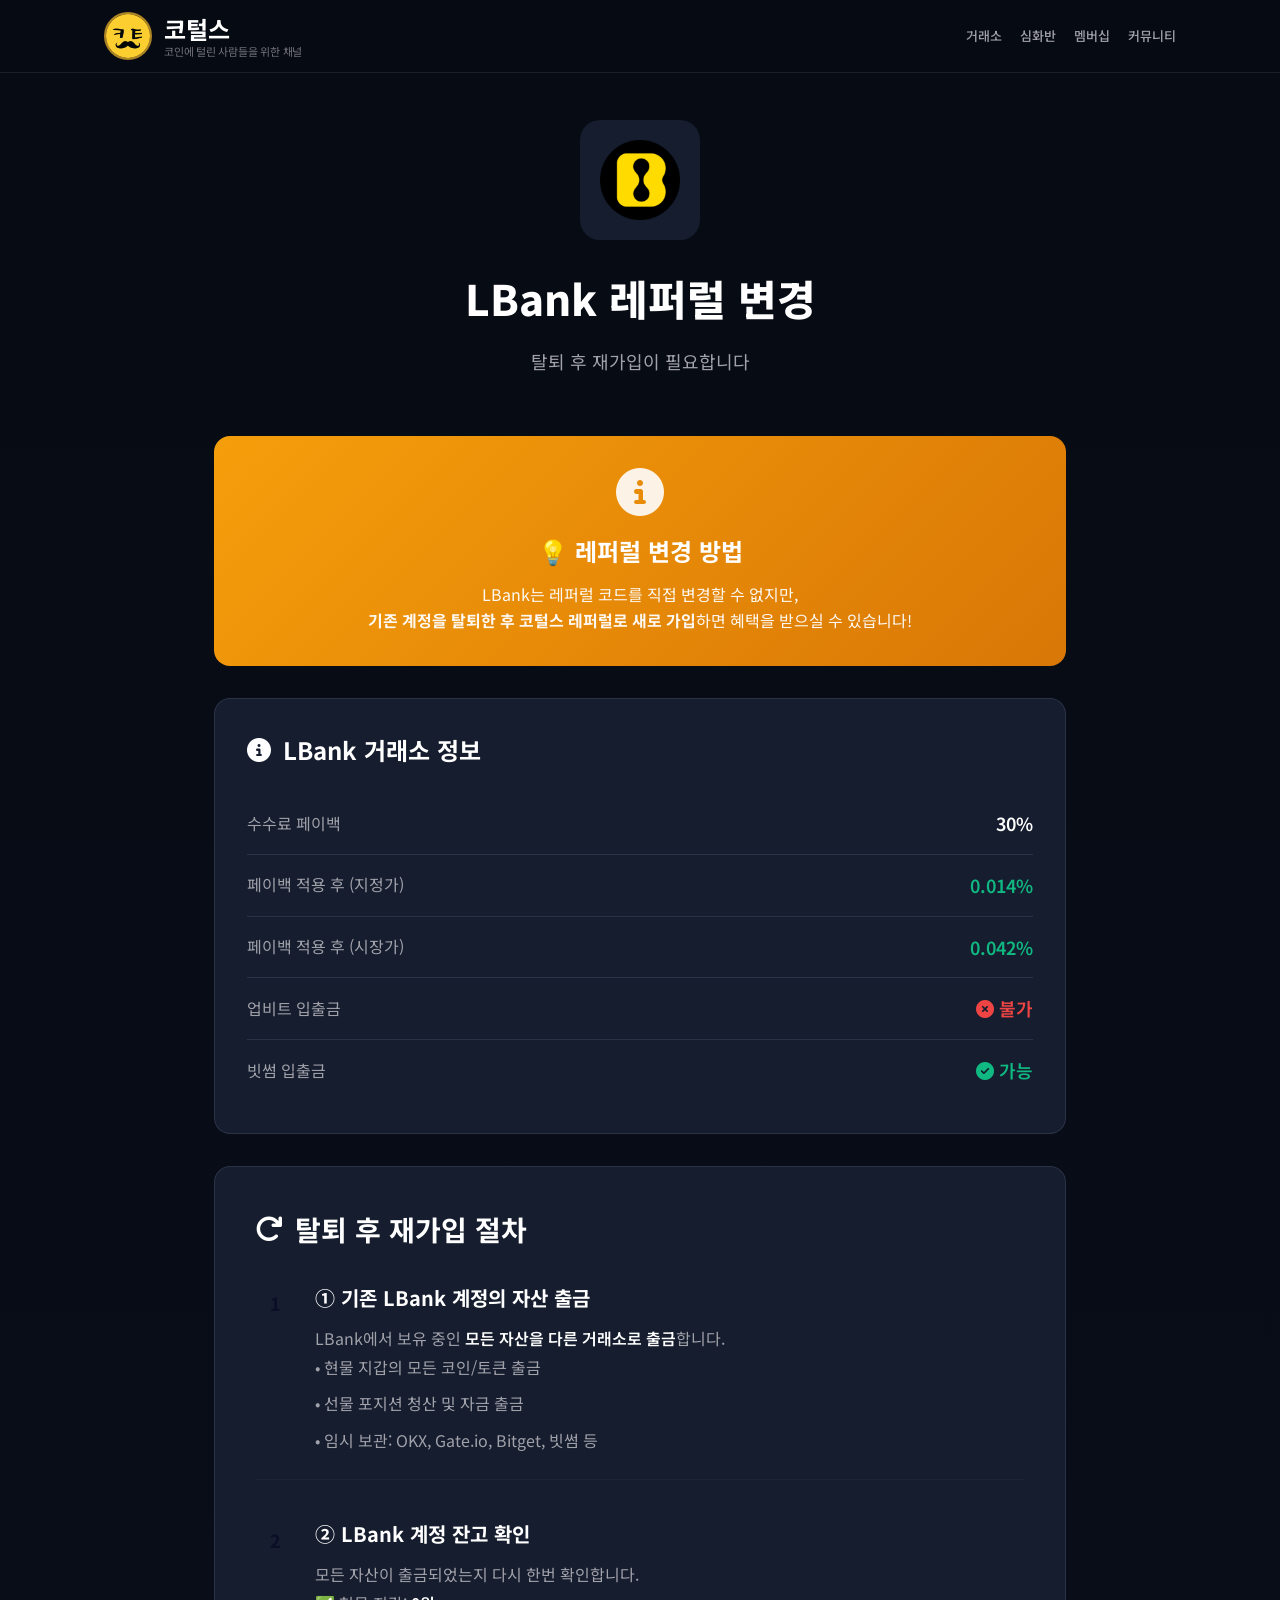
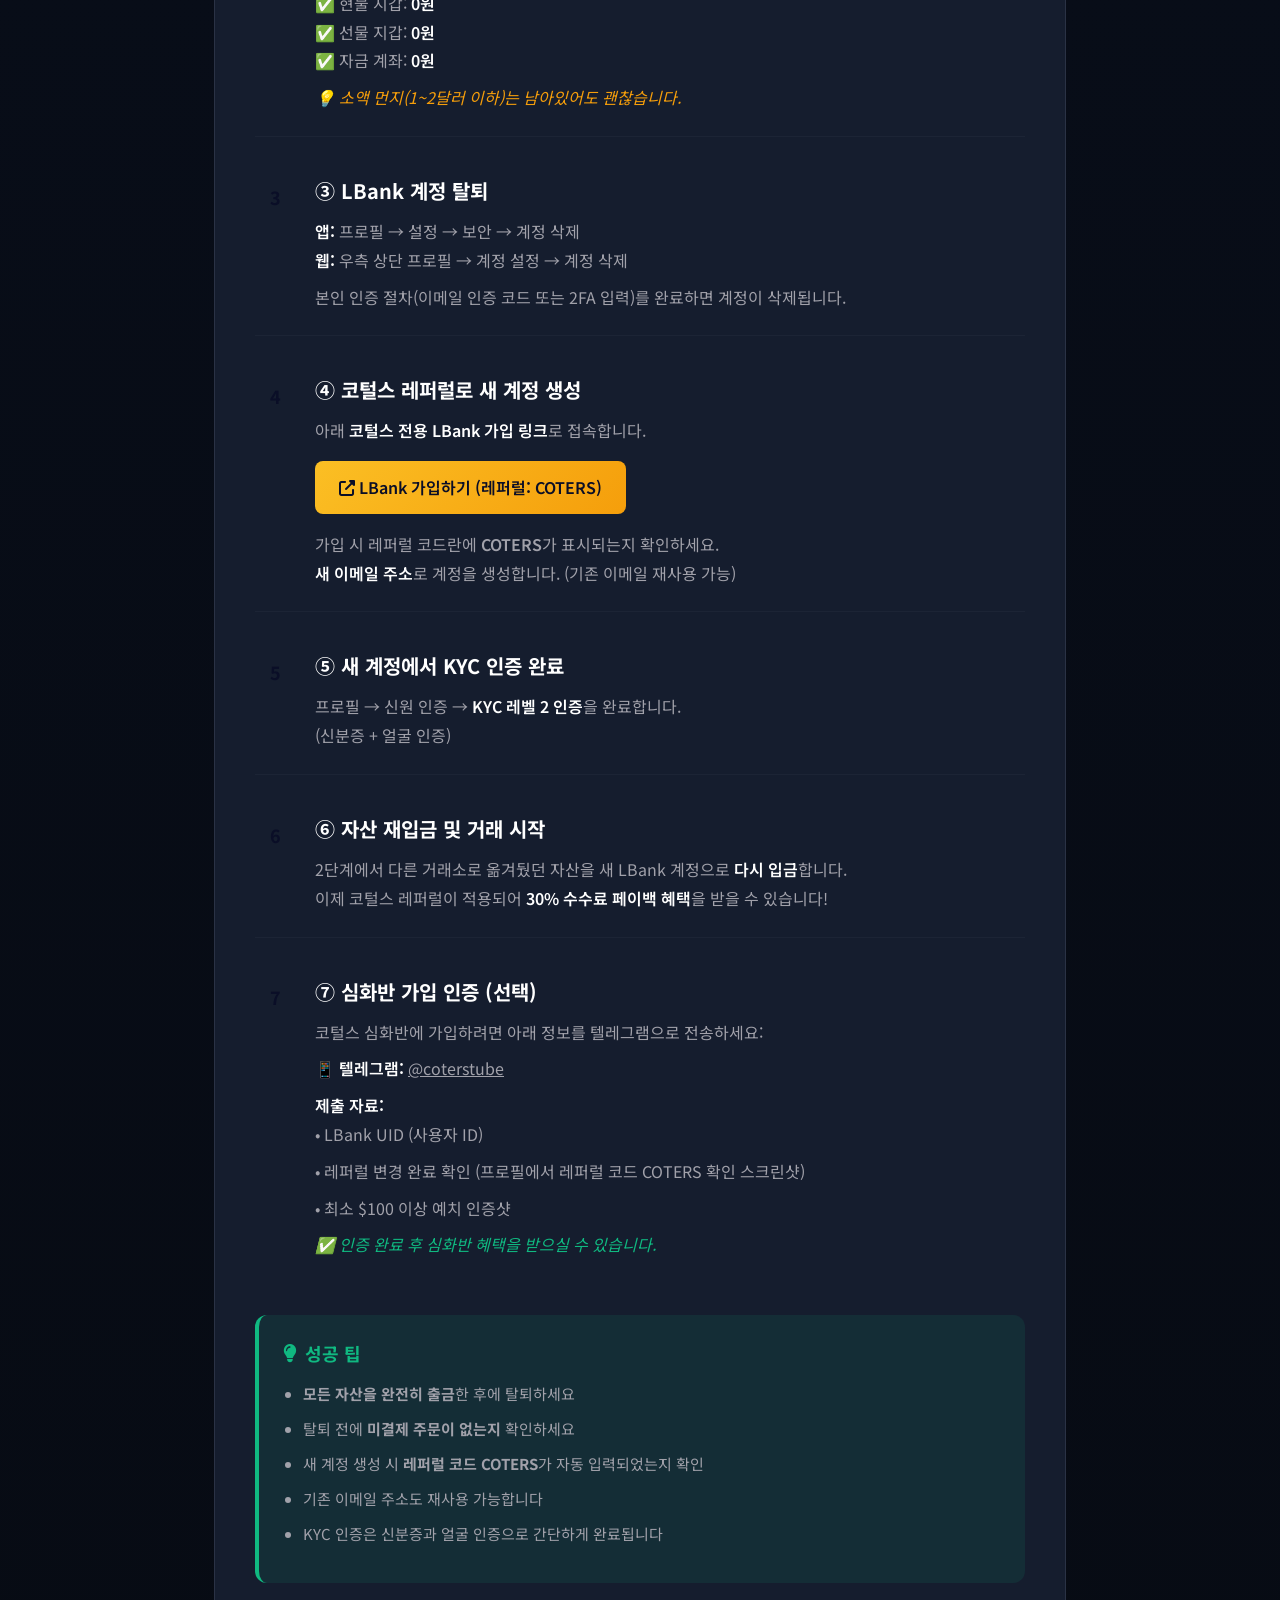
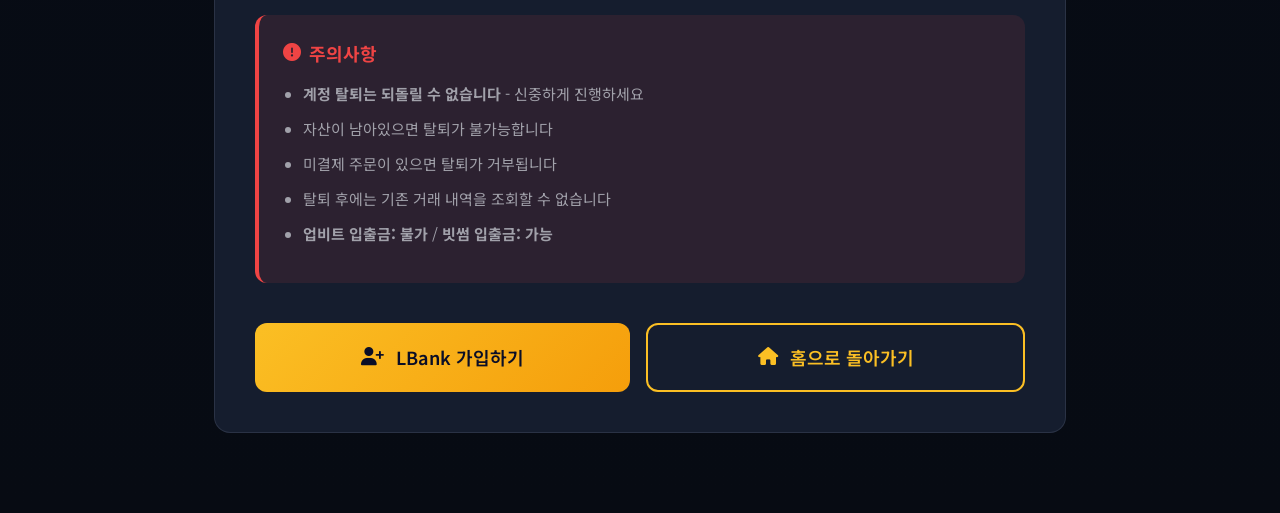
<file: referral-lbank.html>
<!DOCTYPE html>
<html lang="ko">
<head>
    <meta charset="UTF-8">
    <meta name="viewport" content="width=device-width, initial-scale=1.0">
    <title>LBank 레퍼럴 변경 방법 - 코털스</title>
    <link href="https://fonts.googleapis.com/css2?family=Noto+Sans+KR:wght@300;400;500;600;700;900&display=swap" rel="stylesheet">
    <link rel="stylesheet" href="https://cdn.jsdelivr.net/npm/@fortawesome/fontawesome-free@6.4.0/css/all.min.css">
    <link rel="stylesheet" href="css/style.css">
    <style>
        .guide-container {
            max-width: 900px;
            margin: 120px auto 80px;
            padding: 0 24px;
        }
        .guide-header {
            text-align: center;
            margin-bottom: 60px;
        }
        .guide-logo {
            width: 120px;
            height: 120px;
            margin: 0 auto 24px;
            background: var(--bg-card);
            border-radius: 20px;
            display: flex;
            align-items: center;
            justify-content: center;
            padding: 20px;
        }
        .guide-logo img {
            width: 100%;
            height: 100%;
            object-fit: contain;
        }
        .guide-title {
            font-size: 42px;
            font-weight: 800;
            margin-bottom: 16px;
            color: var(--text-primary);
        }
        .guide-subtitle {
            font-size: 18px;
            color: var(--text-secondary);
        }
        .warning-banner {
            background: linear-gradient(135deg, #ef4444 0%, #dc2626 100%);
            border-radius: 16px;
            padding: 32px;
            margin-bottom: 32px;
            text-align: center;
            color: white;
        }
        .warning-banner i {
            font-size: 48px;
            margin-bottom: 16px;
            opacity: 0.9;
        }
        .warning-banner h3 {
            font-size: 24px;
            font-weight: 700;
            margin-bottom: 12px;
        }
        .warning-banner p {
            font-size: 16px;
            opacity: 0.95;
            line-height: 1.6;
        }
        .info-box {
            background: var(--bg-card);
            border: 1px solid var(--border-color);
            border-radius: 16px;
            padding: 32px;
            margin-bottom: 32px;
        }
        .info-box-title {
            font-size: 24px;
            font-weight: 700;
            margin-bottom: 24px;
            color: var(--text-primary);
            display: flex;
            align-items: center;
            gap: 12px;
        }
        .info-box-title i {
            color: var(--accent-color);
        }
        .info-row {
            display: flex;
            justify-content: space-between;
            align-items: center;
            padding: 16px 0;
            border-bottom: 1px solid var(--border-color);
        }
        .info-row:last-child {
            border-bottom: none;
        }
        .info-label {
            font-size: 16px;
            color: var(--text-secondary);
        }
        .info-value {
            font-size: 18px;
            font-weight: 600;
            color: var(--text-primary);
        }
        .info-value.success {
            color: #10b981;
        }
        .info-value.error {
            color: #ef4444;
        }
        .guide-section {
            background: var(--bg-card);
            border: 1px solid var(--border-color);
            border-radius: 16px;
            padding: 40px;
            margin-bottom: 32px;
        }
        .guide-section-title {
            font-size: 28px;
            font-weight: 700;
            margin-bottom: 32px;
            color: var(--text-primary);
            display: flex;
            align-items: center;
            gap: 12px;
        }
        .guide-section-title i {
            color: var(--accent-color);
        }
        .steps-list {
            list-style: none;
            counter-reset: step-counter;
            padding: 0;
        }
        .step-item {
            counter-increment: step-counter;
            margin-bottom: 40px;
            padding-left: 60px;
            padding-bottom: 24px;
            position: relative;
            border-bottom: 1px solid rgba(45, 53, 72, 0.3);
        }
        .step-item:last-child {
            margin-bottom: 0;
            border-bottom: none;
        }
        .step-item::before {
            content: counter(step-counter);
            position: absolute;
            left: 0;
            top: 0;
            width: 40px;
            height: 40px;
            background: linear-gradient(135deg, var(--accent-color) 0%, #f59e0b 100%);
            border-radius: 50%;
            display: flex;
            align-items: center;
            justify-content: center;
            font-size: 18px;
            font-weight: 700;
            color: #0a0e27;
        }
        .step-title {
            font-size: 20px;
            font-weight: 700;
            margin-bottom: 12px;
            color: var(--text-primary);
            line-height: 1.4;
            word-break: keep-all;
            white-space: nowrap;
        }
        .step-description {
            font-size: 16px;
            line-height: 1.8;
            color: var(--text-secondary);
            text-align: left;
        }
        .step-description strong {
            color: var(--text-primary);
            font-weight: 600;
        }
        .step-description br + br {
            display: block;
            content: "";
            margin-top: 8px;
        }
        .note-box {
            background: rgba(251, 191, 36, 0.1);
            border-left: 4px solid var(--accent-color);
            border-radius: 12px;
            padding: 24px;
            margin-top: 32px;
        }
        .note-box-title {
            font-size: 18px;
            font-weight: 700;
            color: var(--accent-color);
            margin-bottom: 12px;
            display: flex;
            align-items: center;
            gap: 8px;
        }
        .note-box-content {
            font-size: 15px;
            line-height: 1.8;
            color: var(--text-secondary);
        }
        .note-box-content ul {
            margin: 12px 0;
            padding-left: 20px;
        }
        .note-box-content li {
            margin-bottom: 8px;
        }
        .success-box {
            background: rgba(16, 185, 129, 0.1);
            border-left: 4px solid #10b981;
            border-radius: 12px;
            padding: 24px;
            margin-top: 32px;
        }
        .success-box-title {
            font-size: 18px;
            font-weight: 700;
            color: #10b981;
            margin-bottom: 12px;
            display: flex;
            align-items: center;
            gap: 8px;
        }
        .danger-box {
            background: rgba(239, 68, 68, 0.1);
            border-left: 4px solid #ef4444;
            border-radius: 12px;
            padding: 24px;
            margin-top: 32px;
        }
        .danger-box-title {
            font-size: 18px;
            font-weight: 700;
            color: #ef4444;
            margin-bottom: 12px;
            display: flex;
            align-items: center;
            gap: 8px;
        }
        .btn-container {
            display: flex;
            gap: 16px;
            margin-top: 40px;
            flex-wrap: wrap;
        }
        .btn-large {
            flex: 1;
            min-width: 200px;
            padding: 18px 32px;
            font-size: 18px;
            font-weight: 600;
            border-radius: 12px;
            text-decoration: none;
            display: flex;
            align-items: center;
            justify-content: center;
            gap: 12px;
            transition: all 0.3s ease;
        }
        .btn-primary {
            background: linear-gradient(135deg, var(--accent-color) 0%, #f59e0b 100%);
            color: #0a0e27;
        }
        .btn-primary:hover {
            transform: translateY(-2px);
            box-shadow: 0 8px 24px rgba(251, 191, 36, 0.3);
        }
        .btn-secondary {
            background: var(--bg-card);
            border: 2px solid var(--accent-color);
            color: var(--accent-color);
        }
        .btn-secondary:hover {
            background: rgba(251, 191, 36, 0.1);
            transform: translateY(-2px);
        }
        @media (max-width: 768px) {
            .guide-title {
                font-size: 32px;
            }
            .guide-section, .info-box {
                padding: 24px;
            }
            .step-item {
                padding-left: 50px;
            }
            .btn-container {
                flex-direction: column;
            }
            .btn-large {
                min-width: 100%;
            }
        }
    </style>
</head>
<body>
    <!-- Header -->
    <header class="header">
        <div class="container">
            <div class="header-content">
                <div class="logo">
                    <a href="index.html" style="display: flex; align-items: center; gap: 12px; text-decoration: none;">
                        <img src="images/coters-logo.jpg" alt="코털스" class="logo-image">
                        <div class="logo-text-wrapper">
                            <span class="logo-text">코털스</span>
                            <span class="logo-subtitle">코인에 털린 사람들을 위한 채널</span>
                        </div>
                    </a>
                </div>
                <nav class="nav">
                    <a href="index.html#exchanges" class="nav-link">거래소</a>
                    <a href="index.html#premium" class="nav-link">심화반</a>
                    <a href="index.html#membership" class="nav-link">멤버십</a>
                    <a href="index.html#community" class="nav-link">커뮤니티</a>
                </nav>
                <button class="mobile-menu-btn" id="mobileMenuBtn">
                    <i class="fas fa-bars"></i>
                </button>
            </div>
        </div>
    </header>

    <div class="guide-container">
        <div class="guide-header">
            <div class="guide-logo">
                <img src="images/lbank-logo-final.png" alt="LBank">
            </div>
            <h1 class="guide-title">LBank 레퍼럴 변경</h1>
            <p class="guide-subtitle">탈퇴 후 재가입이 필요합니다</p>
        </div>

        <!-- 안내 배너 -->
        <div class="warning-banner" style="background: linear-gradient(135deg, #f59e0b 0%, #d97706 100%);">
            <i class="fas fa-info-circle"></i>
            <h3>💡 레퍼럴 변경 방법</h3>
            <p>LBank는 레퍼럴 코드를 직접 변경할 수 없지만,<br>
            <strong>기존 계정을 탈퇴한 후 코털스 레퍼럴로 새로 가입</strong>하면 혜택을 받으실 수 있습니다!</p>
        </div>

        <!-- 거래소 정보 -->
        <div class="info-box">
            <h2 class="info-box-title">
                <i class="fas fa-info-circle"></i>
                LBank 거래소 정보
            </h2>
            <div class="info-row">
                <span class="info-label">수수료 페이백</span>
                <span class="info-value" style="color: var(--accent-color);">30%</span>
            </div>
            <div class="info-row">
                <span class="info-label">페이백 적용 후 (지정가)</span>
                <span class="info-value success">0.014%</span>
            </div>
            <div class="info-row">
                <span class="info-label">페이백 적용 후 (시장가)</span>
                <span class="info-value success">0.042%</span>
            </div>
            <div class="info-row">
                <span class="info-label">업비트 입출금</span>
                <span class="info-value error"><i class="fas fa-times-circle"></i> 불가</span>
            </div>
            <div class="info-row">
                <span class="info-label">빗썸 입출금</span>
                <span class="info-value success"><i class="fas fa-check-circle"></i> 가능</span>
            </div>
        </div>

        <!-- 탈퇴 및 재가입 절차 -->
        <div class="guide-section">
            <h2 class="guide-section-title">
                <i class="fas fa-redo"></i>
                탈퇴 후 재가입 절차
            </h2>
            
            <ol class="steps-list">
                <li class="step-item">
                    <div class="step-title">① 기존 LBank 계정의 자산 출금</div>
                    <div class="step-description">
                        LBank에서 보유 중인 <strong>모든 자산을 다른 거래소로 출금</strong>합니다.<br>
                        • 현물 지갑의 모든 코인/토큰 출금<br>
                        • 선물 포지션 청산 및 자금 출금<br>
                        • 임시 보관: OKX, Gate.io, Bitget, 빗썸 등
                    </div>
                </li>

                <li class="step-item">
                    <div class="step-title">② LBank 계정 잔고 확인</div>
                    <div class="step-description">
                        모든 자산이 출금되었는지 다시 한번 확인합니다.<br>
                        ✅ 현물 지갑: <strong>0원</strong><br>
                        ✅ 선물 지갑: <strong>0원</strong><br>
                        ✅ 자금 계좌: <strong>0원</strong><br><br>
                        <em style="color: #f59e0b;">💡 소액 먼지(1~2달러 이하)는 남아있어도 괜찮습니다.</em>
                    </div>
                </li>

                <li class="step-item">
                    <div class="step-title">③ LBank 계정 탈퇴</div>
                    <div class="step-description">
                        <strong>앱:</strong> 프로필 → 설정 → 보안 → 계정 삭제<br>
                        <strong>웹:</strong> 우측 상단 프로필 → 계정 설정 → 계정 삭제<br><br>
                        본인 인증 절차(이메일 인증 코드 또는 2FA 입력)를 완료하면 계정이 삭제됩니다.
                    </div>
                </li>

                <li class="step-item">
                    <div class="step-title">④ 코털스 레퍼럴로 새 계정 생성</div>
                    <div class="step-description">
                        아래 <strong>코털스 전용 LBank 가입 링크</strong>로 접속합니다.<br><br>
                        
                        <a href="https://lbank.com/ref/COTERS" target="_blank" 
                           style="display: inline-block; padding: 12px 24px; background: linear-gradient(135deg, #fbbf24, #f59e0b); 
                           color: #0a0e27; font-weight: 600; border-radius: 8px; text-decoration: none; margin: 8px 0;">
                            <i class="fas fa-external-link-alt"></i> LBank 가입하기 (레퍼럴: COTERS)
                        </a><br><br>

                        가입 시 레퍼럴 코드란에 <strong style="color: var(--accent-color);">COTERS</strong>가 표시되는지 확인하세요.<br>
                        <strong>새 이메일 주소</strong>로 계정을 생성합니다. (기존 이메일 재사용 가능)
                    </div>
                </li>

                <li class="step-item">
                    <div class="step-title">⑤ 새 계정에서 KYC 인증 완료</div>
                    <div class="step-description">
                        프로필 → 신원 인증 → <strong>KYC 레벨 2 인증</strong>을 완료합니다.<br>
                        (신분증 + 얼굴 인증)
                    </div>
                </li>

                <li class="step-item">
                    <div class="step-title">⑥ 자산 재입금 및 거래 시작</div>
                    <div class="step-description">
                        2단계에서 다른 거래소로 옮겨뒀던 자산을 새 LBank 계정으로 <strong>다시 입금</strong>합니다.<br>
                        이제 코털스 레퍼럴이 적용되어 <strong>30% 수수료 페이백 혜택</strong>을 받을 수 있습니다!
                    </div>
                </li>

                <li class="step-item">
                    <div class="step-title">⑦ 심화반 가입 인증 (선택)</div>
                    <div class="step-description">
                        코털스 심화반에 가입하려면 아래 정보를 텔레그램으로 전송하세요:<br><br>
                        
                        📱 <strong>텔레그램:</strong> <a href="https://t.me/coterstube" target="_blank" style="color: var(--accent-color);">@coterstube</a><br><br>
                        
                        <strong>제출 자료:</strong><br>
                        • LBank UID (사용자 ID)<br>
                        • 레퍼럴 변경 완료 확인 (프로필에서 레퍼럴 코드 COTERS 확인 스크린샷)<br>
                        • 최소 $100 이상 예치 인증샷<br><br>
                        
                        <em style="color: #10b981;">✅ 인증 완료 후 심화반 혜택을 받으실 수 있습니다.</em>
                    </div>
                </li>
            </ol>

            <!-- 성공 팁 -->
            <div class="success-box">
                <div class="success-box-title">
                    <i class="fas fa-lightbulb"></i>
                    성공 팁
                </div>
                <div class="note-box-content">
                    <ul>
                        <li><strong>모든 자산을 완전히 출금</strong>한 후에 탈퇴하세요</li>
                        <li>탈퇴 전에 <strong>미결제 주문이 없는지</strong> 확인하세요</li>
                        <li>새 계정 생성 시 <strong>레퍼럴 코드 COTERS</strong>가 자동 입력되었는지 확인</li>
                        <li>기존 이메일 주소도 재사용 가능합니다</li>
                        <li>KYC 인증은 신분증과 얼굴 인증으로 간단하게 완료됩니다</li>
                    </ul>
                </div>
            </div>

            <!-- 주의사항 -->
            <div class="danger-box">
                <div class="danger-box-title">
                    <i class="fas fa-exclamation-circle"></i>
                    주의사항
                </div>
                <div class="note-box-content">
                    <ul>
                        <li><strong>계정 탈퇴는 되돌릴 수 없습니다</strong> - 신중하게 진행하세요</li>
                        <li>자산이 남아있으면 탈퇴가 불가능합니다</li>
                        <li>미결제 주문이 있으면 탈퇴가 거부됩니다</li>
                        <li>탈퇴 후에는 기존 거래 내역을 조회할 수 없습니다</li>
                        <li><strong>업비트 입출금: 불가</strong> / <strong>빗썸 입출금: 가능</strong></li>
                    </ul>
                </div>
            </div>

            <!-- 버튼 -->
            <div class="btn-container">
                <a href="https://lbank.com/ref/COTERS" target="_blank" class="btn-large" style="background: linear-gradient(135deg, #fbbf24 0%, #f59e0b 100%); color: #0a0e27;" onmouseover="this.style.transform='translateY(-2px)'; this.style.boxShadow='0 8px 24px rgba(251, 191, 36, 0.4)'" onmouseout="this.style.transform=''; this.style.boxShadow=''">
                    <i class="fas fa-user-plus"></i>
                    LBank 가입하기
                </a>
                <a href="index.html" class="btn-large" style="background: var(--bg-card); border: 2px solid #fbbf24; color: #fbbf24;" onmouseover="this.style.transform='translateY(-2px)'; this.style.background='rgba(251, 191, 36, 0.1)'" onmouseout="this.style.transform=''; this.style.background='var(--bg-card)'">
                    <i class="fas fa-home"></i>
                    홈으로 돌아가기
                </a>
            </div>
        </div>
    </div>

    <script src="js/main.js"></script>
</body>
</html>
</file>
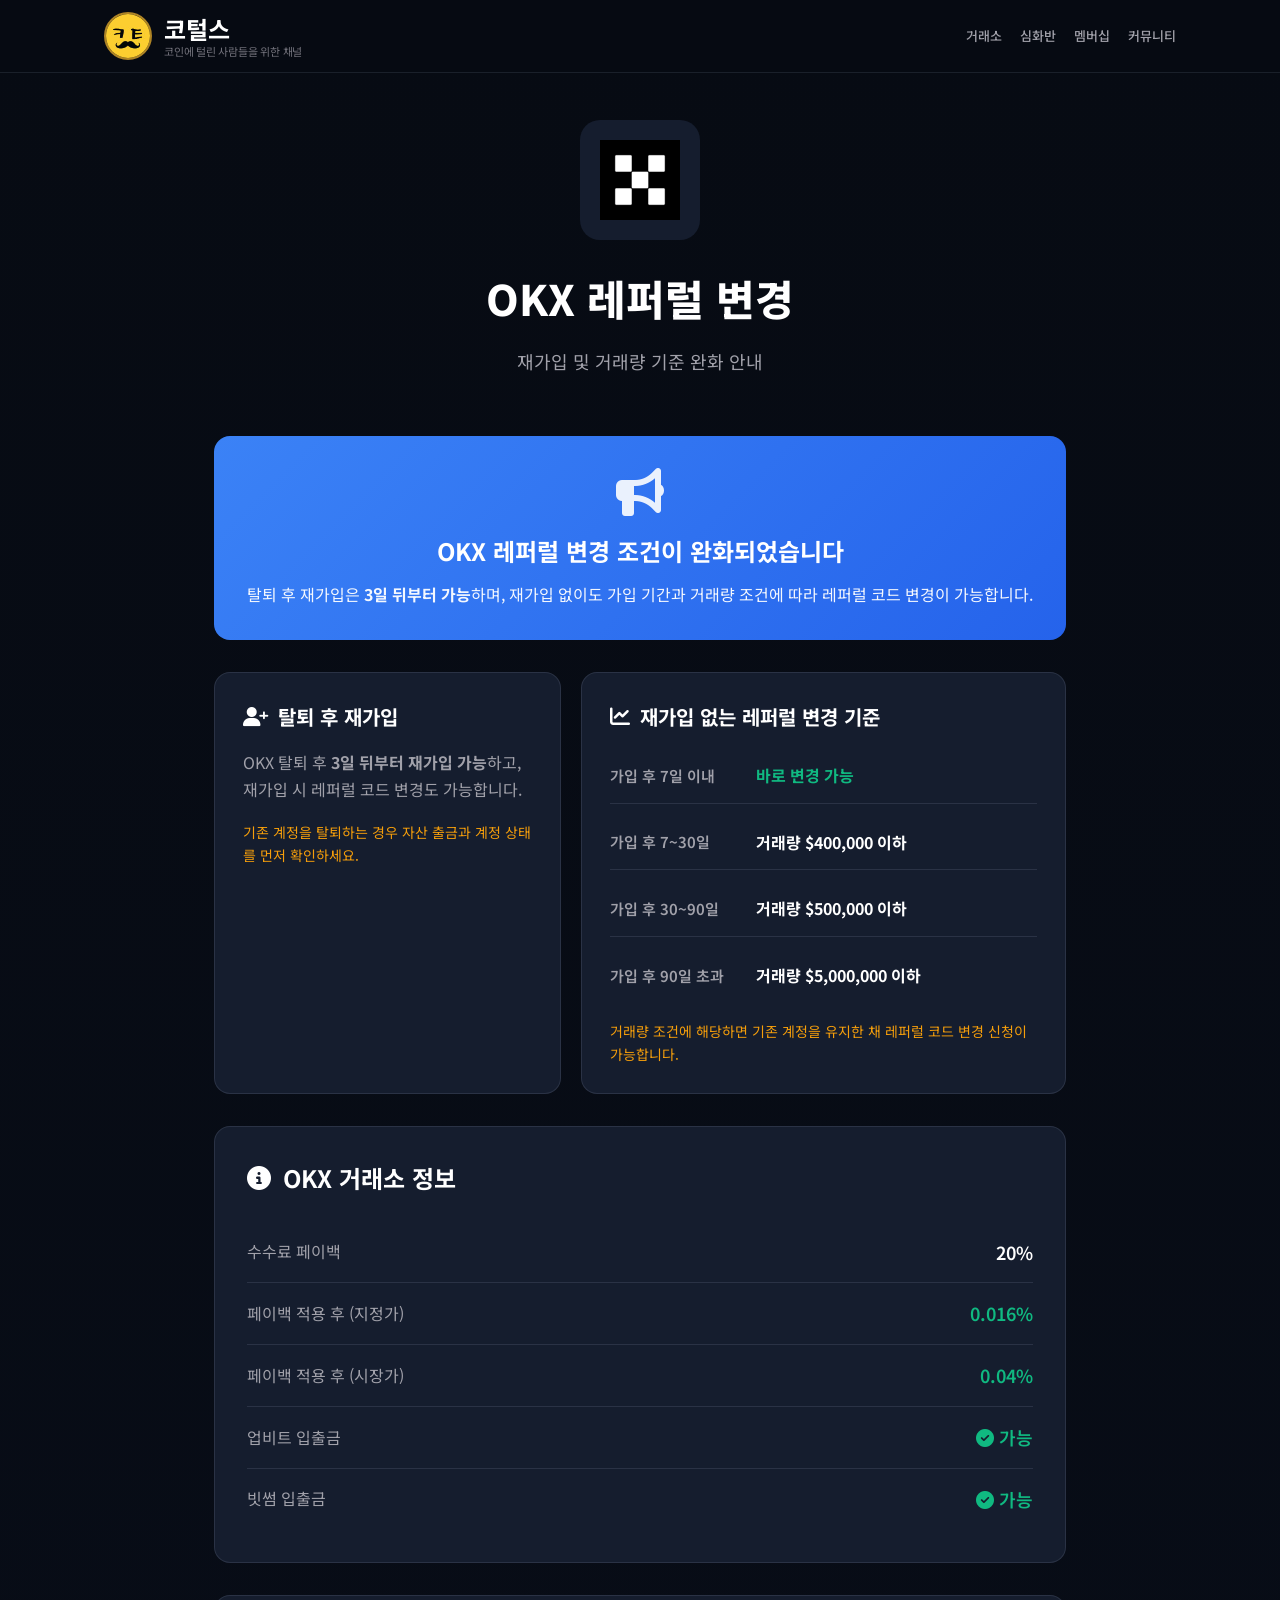
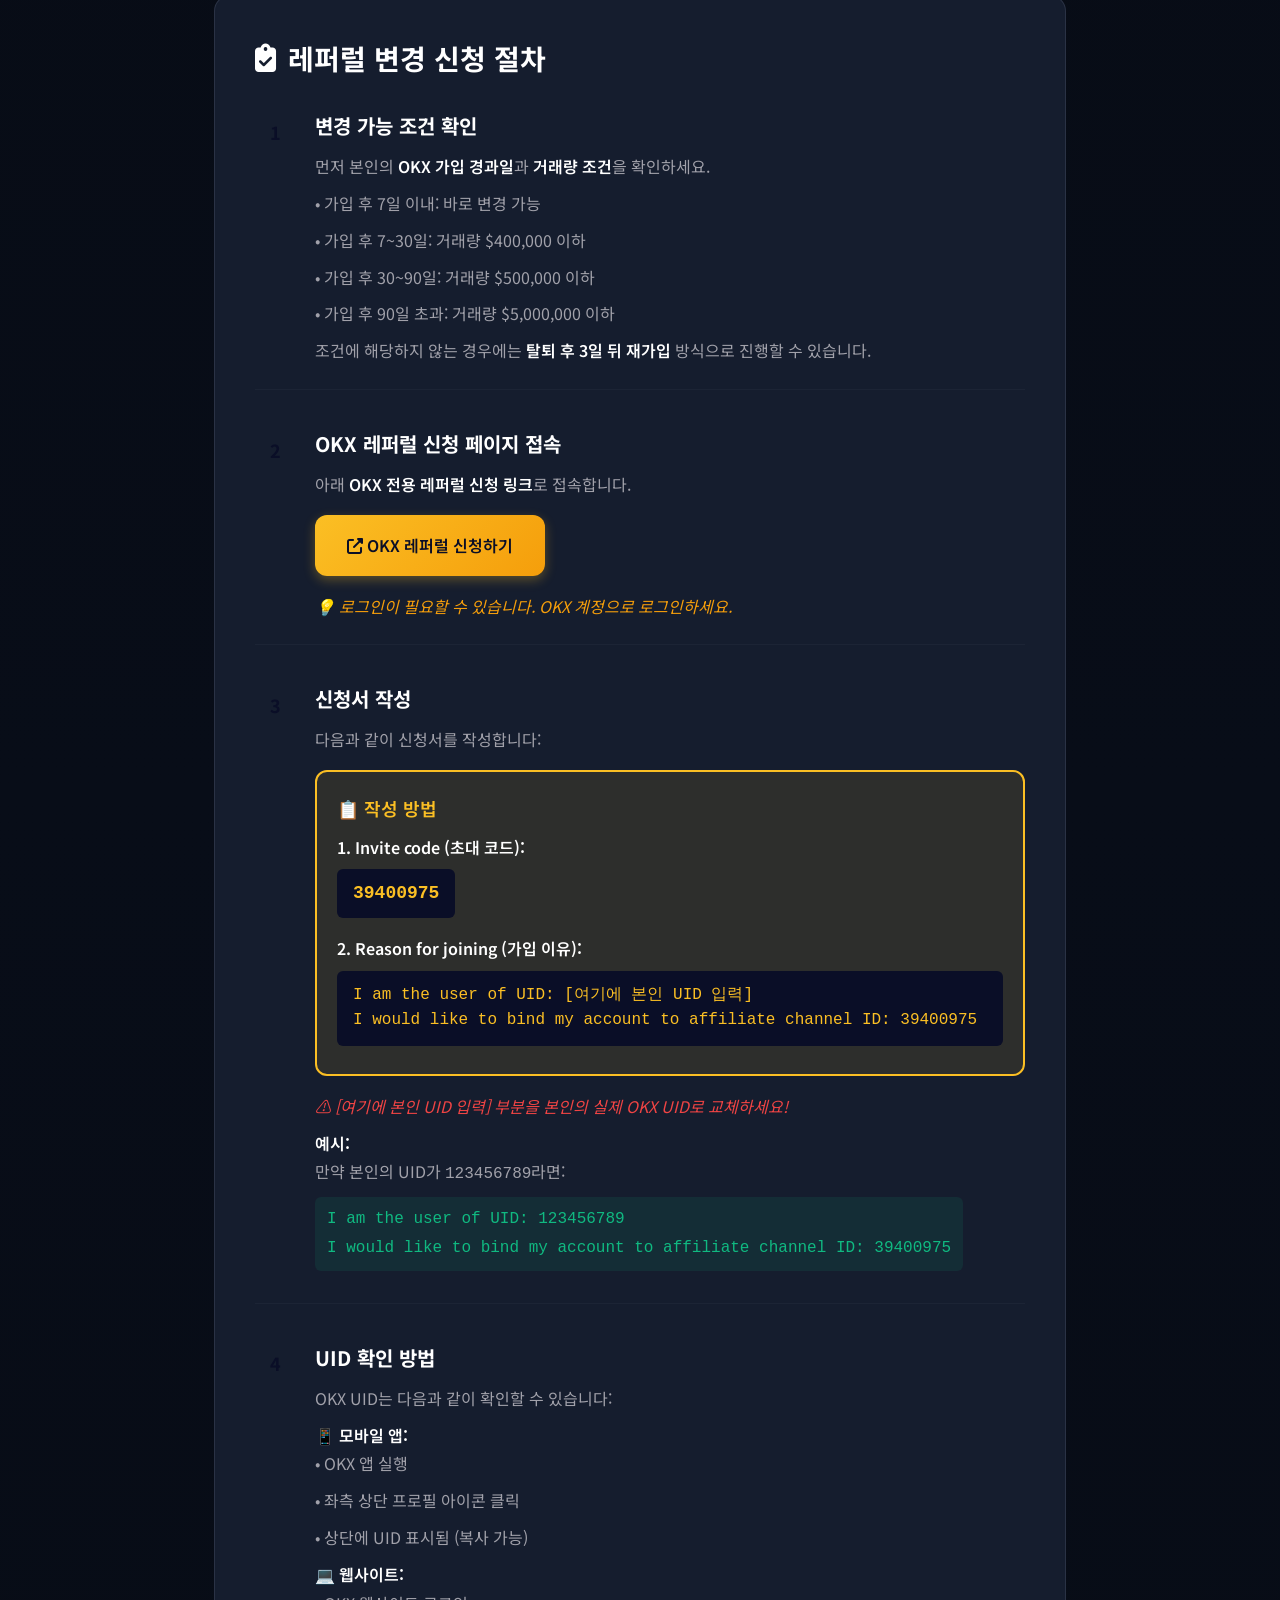
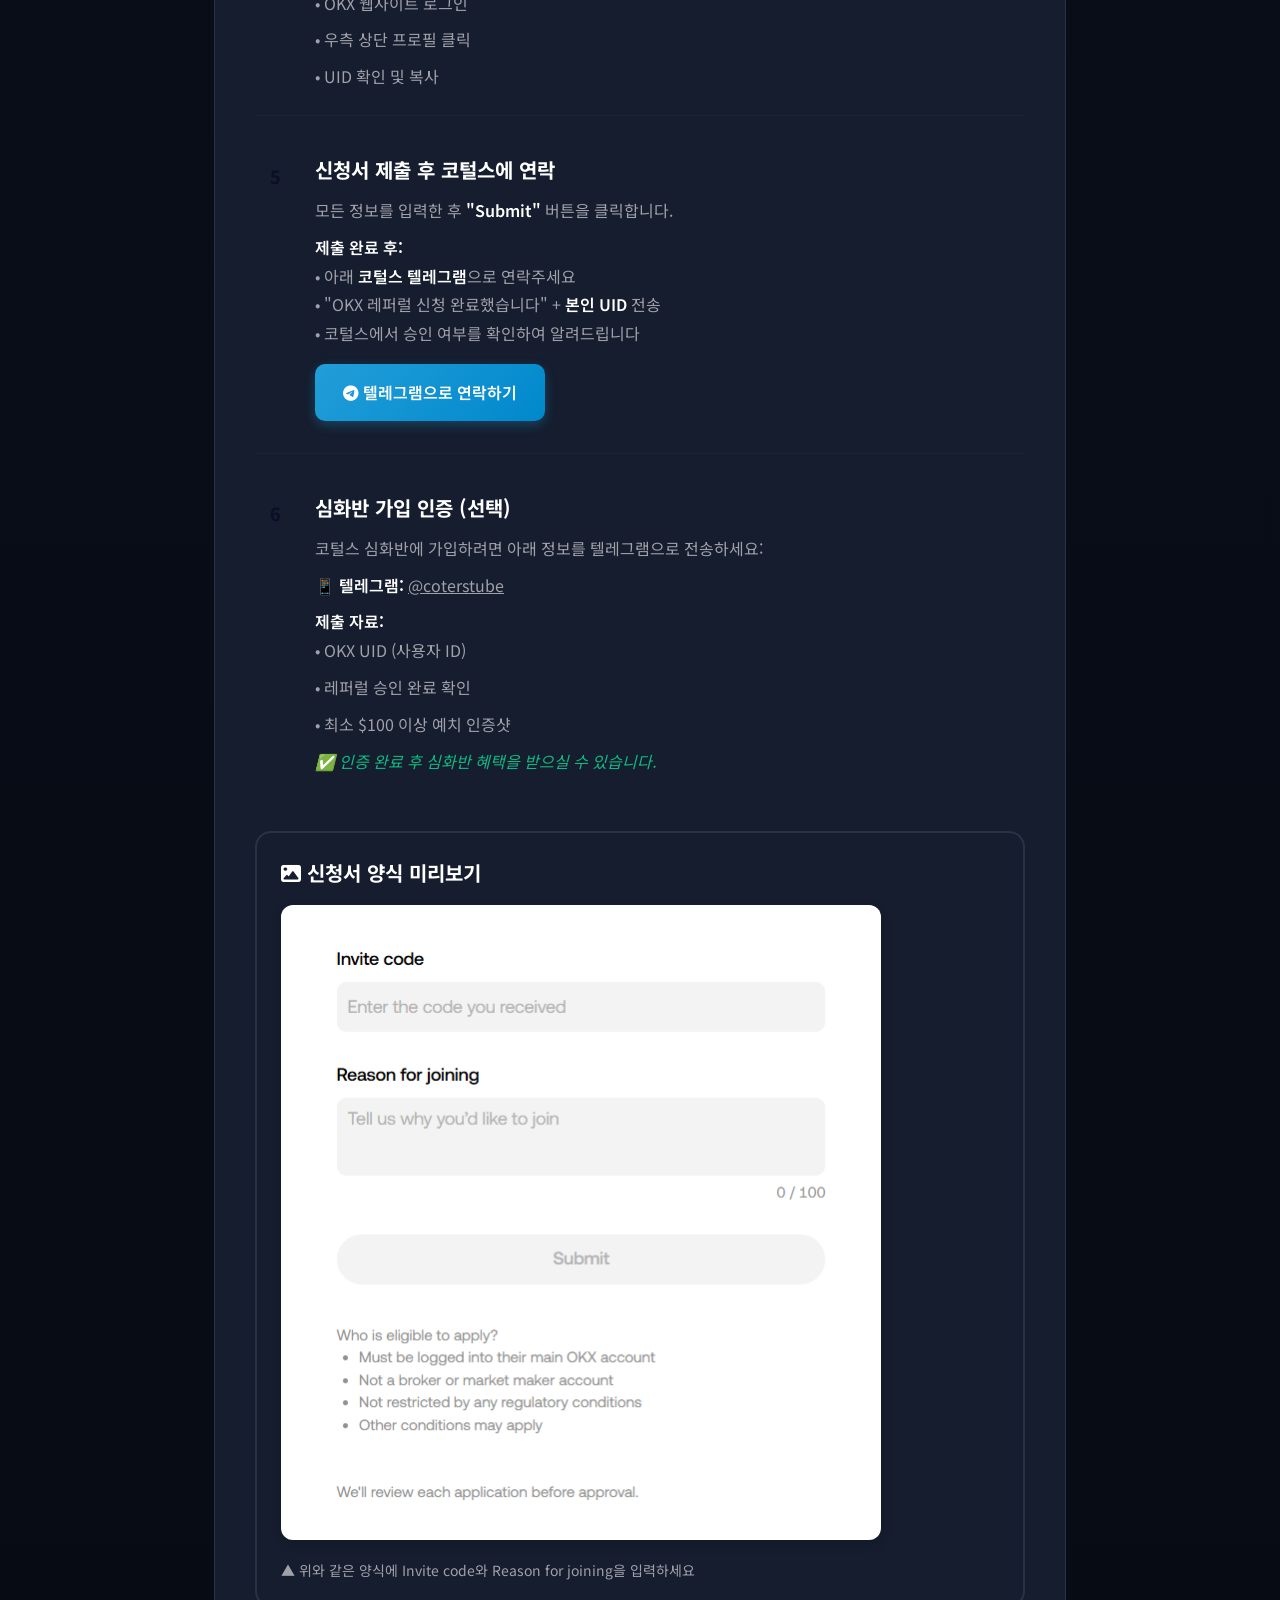
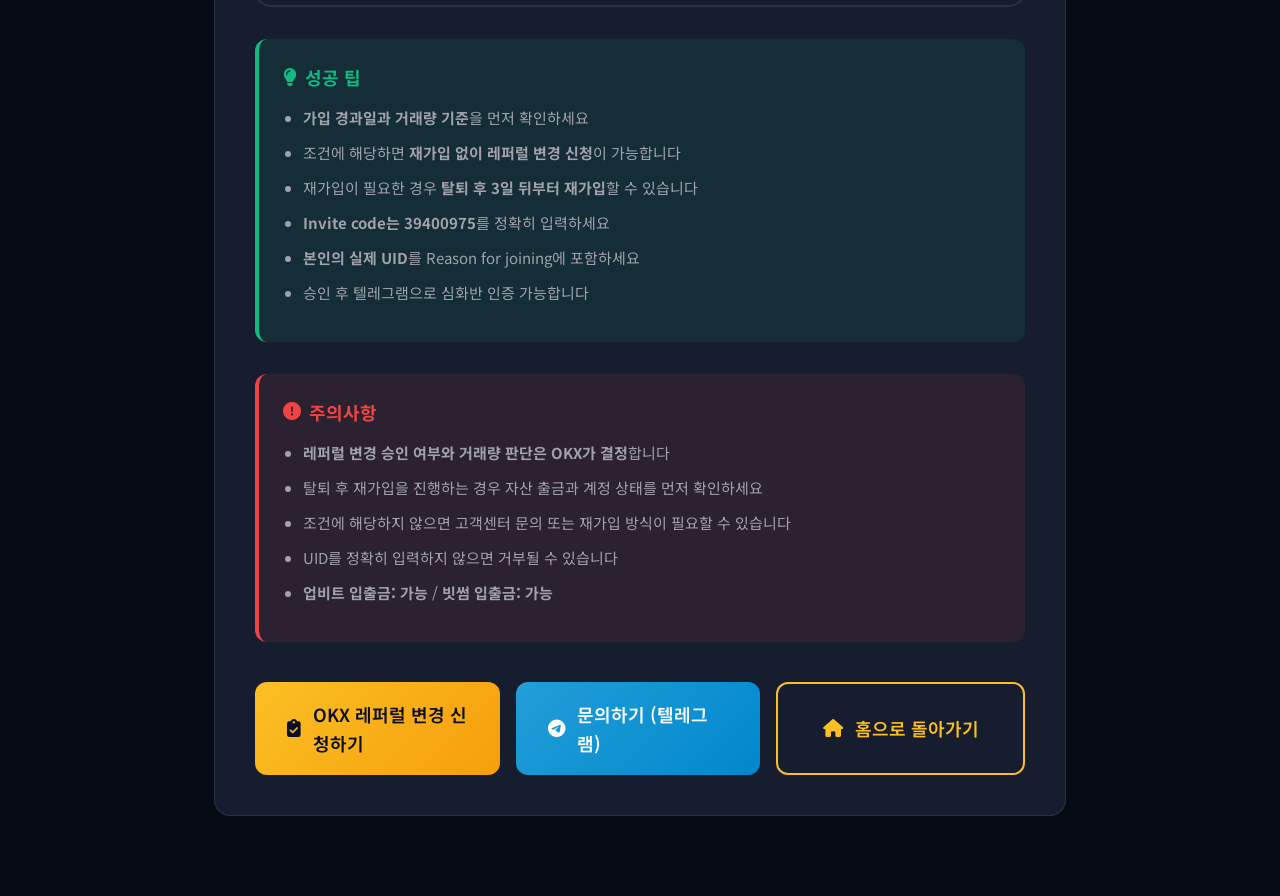
<file: referral-okx.html>
<!DOCTYPE html>
<html lang="ko">
<head>
    <meta charset="UTF-8">
    <meta name="viewport" content="width=device-width, initial-scale=1.0">
    <title>OKX 레퍼럴 변경 방법 - 코털스</title>
    <link href="https://fonts.googleapis.com/css2?family=Noto+Sans+KR:wght@300;400;500;600;700;900&display=swap" rel="stylesheet">
    <link rel="stylesheet" href="https://cdn.jsdelivr.net/npm/@fortawesome/fontawesome-free@6.4.0/css/all.min.css">
    <link rel="stylesheet" href="css/style.css">
    <style>
        .guide-container {
            max-width: 900px;
            margin: 120px auto 80px;
            padding: 0 24px;
        }
        .guide-header {
            text-align: center;
            margin-bottom: 60px;
        }
        .guide-logo {
            width: 120px;
            height: 120px;
            margin: 0 auto 24px;
            background: var(--bg-card);
            border-radius: 20px;
            display: flex;
            align-items: center;
            justify-content: center;
            padding: 20px;
        }
        .guide-logo img {
            width: 100%;
            height: 100%;
            object-fit: contain;
        }
        .guide-title {
            font-size: 42px;
            font-weight: 800;
            margin-bottom: 16px;
            color: var(--text-primary);
        }
        .guide-subtitle {
            font-size: 18px;
            color: var(--text-secondary);
        }
        .warning-banner {
            background: linear-gradient(135deg, #3b82f6 0%, #2563eb 100%);
            border-radius: 16px;
            padding: 32px;
            margin-bottom: 32px;
            text-align: center;
            color: white;
        }
        .warning-banner i {
            font-size: 48px;
            margin-bottom: 16px;
            opacity: 0.9;
        }
        .warning-banner h3 {
            font-size: 24px;
            font-weight: 700;
            margin-bottom: 12px;
        }
        .warning-banner p {
            font-size: 16px;
            opacity: 0.95;
            line-height: 1.6;
        }
        .policy-grid {
            display: grid;
            grid-template-columns: 1fr 1.4fr;
            gap: 20px;
            margin-bottom: 32px;
        }
        .policy-card {
            background: var(--bg-card);
            border: 1px solid var(--border-color);
            border-radius: 16px;
            padding: 28px;
        }
        .policy-card h3 {
            display: flex;
            align-items: center;
            gap: 10px;
            font-size: 20px;
            font-weight: 700;
            color: var(--text-primary);
            margin-bottom: 16px;
        }
        .policy-card h3 i {
            color: var(--accent-color);
        }
        .policy-card p {
            color: var(--text-secondary);
            font-size: 16px;
            line-height: 1.7;
        }
        .policy-list {
            list-style: none;
            display: flex;
            flex-direction: column;
            gap: 12px;
            margin: 0;
            padding: 0;
        }
        .policy-list li {
            display: grid;
            grid-template-columns: 130px 1fr;
            gap: 16px;
            align-items: center;
            padding: 14px 0;
            border-bottom: 1px solid var(--border-color);
        }
        .policy-list li:last-child {
            border-bottom: none;
        }
        .policy-period {
            color: var(--text-secondary);
            font-size: 15px;
            font-weight: 600;
        }
        .policy-limit {
            color: var(--text-primary);
            font-size: 16px;
            font-weight: 700;
        }
        .policy-limit.highlight {
            color: #10b981;
        }
        .policy-note {
            margin-top: 18px;
            color: #f59e0b;
            font-size: 14px;
            line-height: 1.6;
        }
        .info-box {
            background: var(--bg-card);
            border: 1px solid var(--border-color);
            border-radius: 16px;
            padding: 32px;
            margin-bottom: 32px;
        }
        .info-box-title {
            font-size: 24px;
            font-weight: 700;
            margin-bottom: 24px;
            color: var(--text-primary);
            display: flex;
            align-items: center;
            gap: 12px;
        }
        .info-box-title i {
            color: var(--accent-color);
        }
        .info-row {
            display: flex;
            justify-content: space-between;
            align-items: center;
            padding: 16px 0;
            border-bottom: 1px solid var(--border-color);
        }
        .info-row:last-child {
            border-bottom: none;
        }
        .info-label {
            font-size: 16px;
            color: var(--text-secondary);
        }
        .info-value {
            font-size: 18px;
            font-weight: 600;
            color: var(--text-primary);
        }
        .info-value.success {
            color: #10b981;
        }
        .info-value.error {
            color: #ef4444;
        }
        .guide-section {
            background: var(--bg-card);
            border: 1px solid var(--border-color);
            border-radius: 16px;
            padding: 40px;
            margin-bottom: 32px;
        }
        .guide-section-title {
            font-size: 28px;
            font-weight: 700;
            margin-bottom: 32px;
            color: var(--text-primary);
            display: flex;
            align-items: center;
            gap: 12px;
        }
        .guide-section-title i {
            color: var(--accent-color);
        }
        .steps-list {
            list-style: none;
            counter-reset: step-counter;
            padding: 0;
        }
        .step-item {
            counter-increment: step-counter;
            margin-bottom: 40px;
            padding-left: 60px;
            padding-bottom: 24px;
            position: relative;
            border-bottom: 1px solid rgba(45, 53, 72, 0.3);
        }
        .step-item:last-child {
            margin-bottom: 0;
            border-bottom: none;
        }
        .step-item::before {
            content: counter(step-counter);
            position: absolute;
            left: 0;
            top: 0;
            width: 40px;
            height: 40px;
            background: linear-gradient(135deg, var(--accent-color) 0%, #f59e0b 100%);
            border-radius: 50%;
            display: flex;
            align-items: center;
            justify-content: center;
            font-size: 18px;
            font-weight: 700;
            color: #0a0e27;
        }
        .step-title {
            font-size: 20px;
            font-weight: 700;
            margin-bottom: 12px;
            color: var(--text-primary);
            line-height: 1.4;
            word-break: keep-all;
            white-space: nowrap;
        }
        .step-description {
            font-size: 16px;
            line-height: 1.8;
            color: var(--text-secondary);
            text-align: left;
        }
        .step-description strong {
            color: var(--text-primary);
            font-weight: 600;
        }
        .step-description br + br {
            display: block;
            content: "";
            margin-top: 8px;
        }
        .step-description code {
            font-family: 'Courier New', monospace;
        }
        .note-box-content {
            font-size: 15px;
            line-height: 1.8;
            color: var(--text-secondary);
        }
        .note-box-content ul {
            margin: 12px 0;
            padding-left: 20px;
        }
        .note-box-content li {
            margin-bottom: 8px;
        }
        .success-box {
            background: rgba(16, 185, 129, 0.1);
            border-left: 4px solid #10b981;
            border-radius: 12px;
            padding: 24px;
            margin-top: 32px;
        }
        .success-box-title {
            font-size: 18px;
            font-weight: 700;
            color: #10b981;
            margin-bottom: 12px;
            display: flex;
            align-items: center;
            gap: 8px;
        }
        .danger-box {
            background: rgba(239, 68, 68, 0.1);
            border-left: 4px solid #ef4444;
            border-radius: 12px;
            padding: 24px;
            margin-top: 32px;
        }
        .danger-box-title {
            font-size: 18px;
            font-weight: 700;
            color: #ef4444;
            margin-bottom: 12px;
            display: flex;
            align-items: center;
            gap: 8px;
        }
        .btn-container {
            display: flex;
            gap: 16px;
            margin-top: 40px;
            flex-wrap: wrap;
        }
        .btn-large {
            flex: 1;
            min-width: 200px;
            padding: 18px 32px;
            font-size: 18px;
            font-weight: 600;
            border-radius: 12px;
            text-decoration: none;
            display: flex;
            align-items: center;
            justify-content: center;
            gap: 12px;
            transition: all 0.3s ease;
        }
        .btn-primary {
            background: linear-gradient(135deg, var(--accent-color) 0%, #f59e0b 100%);
            color: #0a0e27;
        }
        .btn-primary:hover {
            transform: translateY(-2px);
            box-shadow: 0 8px 24px rgba(251, 191, 36, 0.3);
        }
        .btn-secondary {
            background: var(--bg-card);
            border: 2px solid var(--accent-color);
            color: var(--accent-color);
        }
        .btn-secondary:hover {
            background: rgba(251, 191, 36, 0.1);
            transform: translateY(-2px);
        }
        @media (max-width: 768px) {
            .guide-title {
                font-size: 32px;
            }
            .guide-section, .info-box {
                padding: 24px;
            }
            .policy-grid {
                grid-template-columns: 1fr;
            }
            .policy-card {
                padding: 24px;
            }
            .policy-list li {
                grid-template-columns: 1fr;
                gap: 6px;
                align-items: flex-start;
            }
            .step-item {
                padding-left: 50px;
            }
            .btn-container {
                flex-direction: column;
            }
            .btn-large {
                min-width: 100%;
            }
        }
    </style>
</head>
<body>
    <!-- Header -->
    <header class="header">
        <div class="container">
            <div class="header-content">
                <div class="logo">
                    <a href="index.html" style="display: flex; align-items: center; gap: 12px; text-decoration: none;">
                        <img src="images/coters-logo.jpg" alt="코털스" class="logo-image">
                        <div class="logo-text-wrapper">
                            <span class="logo-text">코털스</span>
                            <span class="logo-subtitle">코인에 털린 사람들을 위한 채널</span>
                        </div>
                    </a>
                </div>
                <nav class="nav">
                    <a href="index.html#exchanges" class="nav-link">거래소</a>
                    <a href="index.html#premium" class="nav-link">심화반</a>
                    <a href="index.html#membership" class="nav-link">멤버십</a>
                    <a href="index.html#community" class="nav-link">커뮤니티</a>
                </nav>
                <button class="mobile-menu-btn" id="mobileMenuBtn">
                    <i class="fas fa-bars"></i>
                </button>
            </div>
        </div>
    </header>

    <div class="guide-container">
        <div class="guide-header">
            <div class="guide-logo">
                <img src="images/okx-logo.webp" alt="OKX">
            </div>
            <h1 class="guide-title">OKX 레퍼럴 변경</h1>
            <p class="guide-subtitle">재가입 및 거래량 기준 완화 안내</p>
        </div>

        <!-- 안내 배너 -->
        <div class="warning-banner">
            <i class="fas fa-bullhorn"></i>
            <h3>OKX 레퍼럴 변경 조건이 완화되었습니다</h3>
            <p>탈퇴 후 재가입은 <strong>3일 뒤부터 가능</strong>하며, 재가입 없이도 가입 기간과 거래량 조건에 따라 레퍼럴 코드 변경이 가능합니다.</p>
        </div>

        <!-- 변경 가능 기준 -->
        <div class="policy-grid">
            <div class="policy-card">
                <h3><i class="fas fa-user-plus"></i> 탈퇴 후 재가입</h3>
                <p>OKX 탈퇴 후 <strong>3일 뒤부터 재가입 가능</strong>하고, 재가입 시 레퍼럴 코드 변경도 가능합니다.</p>
                <div class="policy-note">기존 계정을 탈퇴하는 경우 자산 출금과 계정 상태를 먼저 확인하세요.</div>
            </div>
            <div class="policy-card">
                <h3><i class="fas fa-chart-line"></i> 재가입 없는 레퍼럴 변경 기준</h3>
                <ul class="policy-list">
                    <li>
                        <span class="policy-period">가입 후 7일 이내</span>
                        <span class="policy-limit highlight">바로 변경 가능</span>
                    </li>
                    <li>
                        <span class="policy-period">가입 후 7~30일</span>
                        <span class="policy-limit">거래량 $400,000 이하</span>
                    </li>
                    <li>
                        <span class="policy-period">가입 후 30~90일</span>
                        <span class="policy-limit">거래량 $500,000 이하</span>
                    </li>
                    <li>
                        <span class="policy-period">가입 후 90일 초과</span>
                        <span class="policy-limit">거래량 $5,000,000 이하</span>
                    </li>
                </ul>
                <div class="policy-note">거래량 조건에 해당하면 기존 계정을 유지한 채 레퍼럴 코드 변경 신청이 가능합니다.</div>
            </div>
        </div>

        <!-- 거래소 정보 -->
        <div class="info-box">
            <h2 class="info-box-title">
                <i class="fas fa-info-circle"></i>
                OKX 거래소 정보
            </h2>
            <div class="info-row">
                <span class="info-label">수수료 페이백</span>
                <span class="info-value" style="color: var(--accent-color);">20%</span>
            </div>
            <div class="info-row">
                <span class="info-label">페이백 적용 후 (지정가)</span>
                <span class="info-value success">0.016%</span>
            </div>
            <div class="info-row">
                <span class="info-label">페이백 적용 후 (시장가)</span>
                <span class="info-value success">0.04%</span>
            </div>
            <div class="info-row">
                <span class="info-label">업비트 입출금</span>
                <span class="info-value success"><i class="fas fa-check-circle"></i> 가능</span>
            </div>
            <div class="info-row">
                <span class="info-label">빗썸 입출금</span>
                <span class="info-value success"><i class="fas fa-check-circle"></i> 가능</span>
            </div>
        </div>

        <!-- 레퍼럴 변경 신청 절차 -->
        <div class="guide-section">
            <h2 class="guide-section-title">
                <i class="fas fa-clipboard-check"></i>
                레퍼럴 변경 신청 절차
            </h2>
            
            <ol class="steps-list">
                <li class="step-item">
                    <div class="step-title">변경 가능 조건 확인</div>
                    <div class="step-description">
                        먼저 본인의 <strong>OKX 가입 경과일</strong>과 <strong>거래량 조건</strong>을 확인하세요.<br><br>
                        • 가입 후 7일 이내: 바로 변경 가능<br>
                        • 가입 후 7~30일: 거래량 $400,000 이하<br>
                        • 가입 후 30~90일: 거래량 $500,000 이하<br>
                        • 가입 후 90일 초과: 거래량 $5,000,000 이하<br><br>
                        조건에 해당하지 않는 경우에는 <strong>탈퇴 후 3일 뒤 재가입</strong> 방식으로 진행할 수 있습니다.
                    </div>
                </li>

                <li class="step-item">
                    <div class="step-title">OKX 레퍼럴 신청 페이지 접속</div>
                    <div class="step-description">
                        아래 <strong>OKX 전용 레퍼럴 신청 링크</strong>로 접속합니다.<br><br>
                        
                        <a href="https://www.okx.com/ul/J6l2R5" target="_blank" 
                           style="display: inline-block; padding: 16px 32px; background: linear-gradient(135deg, #fbbf24, #f59e0b); 
                           color: #0a0e27; font-weight: 600; border-radius: 12px; text-decoration: none; margin: 8px 0;
                           box-shadow: 0 4px 12px rgba(251, 191, 36, 0.3);">
                            <i class="fas fa-external-link-alt"></i> OKX 레퍼럴 신청하기
                        </a><br><br>
                        
                        <em style="color: #f59e0b;">💡 로그인이 필요할 수 있습니다. OKX 계정으로 로그인하세요.</em>
                    </div>
                </li>

                <li class="step-item">
                    <div class="step-title">신청서 작성</div>
                    <div class="step-description">
                        다음과 같이 신청서를 작성합니다:<br><br>
                        
                        <div style="background: rgba(251, 191, 36, 0.1); border: 2px solid #fbbf24; border-radius: 12px; padding: 20px; margin: 16px 0;">
                            <strong style="color: #fbbf24; font-size: 18px;">📋 작성 방법</strong><br><br>
                            
                            <strong>1. Invite code (초대 코드):</strong><br>
                            <code style="background: #0a0e27; color: #fbbf24; padding: 8px 16px; border-radius: 6px; font-size: 18px; font-weight: 700; display: inline-block; margin: 8px 0;">39400975</code><br><br>
                            
                            <strong>2. Reason for joining (가입 이유):</strong><br>
                            <code style="background: #0a0e27; color: #fbbf24; padding: 12px 16px; border-radius: 6px; display: block; margin: 8px 0; line-height: 1.6; white-space: pre-wrap;">I am the user of UID: [여기에 본인 UID 입력]
I would like to bind my account to affiliate channel ID: 39400975</code>
                        </div>
                        
                        <em style="color: #ef4444;">⚠️ [여기에 본인 UID 입력] 부분을 본인의 실제 OKX UID로 교체하세요!</em><br><br>
                        
                        <strong>예시:</strong><br>
                        만약 본인의 UID가 <code>123456789</code>라면:<br>
                        <code style="background: rgba(16, 185, 129, 0.1); color: #10b981; padding: 8px 12px; border-radius: 6px; display: inline-block; margin: 8px 0;">I am the user of UID: 123456789<br>I would like to bind my account to affiliate channel ID: 39400975</code>
                    </div>
                </li>

                <li class="step-item">
                    <div class="step-title">UID 확인 방법</div>
                    <div class="step-description">
                        OKX UID는 다음과 같이 확인할 수 있습니다:<br><br>
                        
                        <strong>📱 모바일 앱:</strong><br>
                        • OKX 앱 실행<br>
                        • 좌측 상단 프로필 아이콘 클릭<br>
                        • 상단에 UID 표시됨 (복사 가능)<br><br>
                        
                        <strong>💻 웹사이트:</strong><br>
                        • OKX 웹사이트 로그인<br>
                        • 우측 상단 프로필 클릭<br>
                        • UID 확인 및 복사
                    </div>
                </li>

                <li class="step-item">
                    <div class="step-title">신청서 제출 후 코털스에 연락</div>
                    <div class="step-description">
                        모든 정보를 입력한 후 <strong>"Submit"</strong> 버튼을 클릭합니다.<br><br>
                        
                        <strong>제출 완료 후:</strong><br>
                        • 아래 <strong>코털스 텔레그램</strong>으로 연락주세요<br>
                        • "OKX 레퍼럴 신청 완료했습니다" + <strong>본인 UID</strong> 전송<br>
                        • 코털스에서 승인 여부를 확인하여 알려드립니다<br><br>
                        
                        <a href="https://t.me/coterstube" target="_blank" 
                           style="display: inline-block; padding: 14px 28px; background: linear-gradient(135deg, #229ED9, #0088cc); 
                           color: white; font-weight: 600; border-radius: 10px; text-decoration: none; margin: 8px 0;
                           box-shadow: 0 4px 12px rgba(34, 158, 217, 0.3);">
                            <i class="fab fa-telegram"></i> 텔레그램으로 연락하기
                        </a>
                    </div>
                </li>

                <li class="step-item">
                    <div class="step-title">심화반 가입 인증 (선택)</div>
                    <div class="step-description">
                        코털스 심화반에 가입하려면 아래 정보를 텔레그램으로 전송하세요:<br><br>
                        
                        📱 <strong>텔레그램:</strong> <a href="https://t.me/coterstube" target="_blank" style="color: var(--accent-color);">@coterstube</a><br><br>
                        
                        <strong>제출 자료:</strong><br>
                        • OKX UID (사용자 ID)<br>
                        • 레퍼럴 승인 완료 확인<br>
                        • 최소 $100 이상 예치 인증샷<br><br>
                        
                        <em style="color: #10b981;">✅ 인증 완료 후 심화반 혜택을 받으실 수 있습니다.</em>
                    </div>
                </li>
            </ol>

            <!-- 신청서 샘플 이미지 -->
            <div style="background: var(--bg-card); border: 2px solid var(--border-color); border-radius: 16px; padding: 24px; margin-top: 32px;">
                <h3 style="font-size: 20px; font-weight: 700; color: var(--text-primary); margin-bottom: 16px;">
                    <i class="fas fa-image"></i> 신청서 양식 미리보기
                </h3>
                <img src="images/okx-referral-form.png" alt="OKX 레퍼럴 신청서" style="width: 100%; max-width: 600px; border-radius: 12px; box-shadow: 0 4px 12px rgba(0,0,0,0.1);">
                <p style="color: var(--text-secondary); font-size: 14px; margin-top: 12px;">
                    ▲ 위와 같은 양식에 Invite code와 Reason for joining을 입력하세요
                </p>
            </div>

            <!-- 성공 팁 -->
            <div class="success-box">
                <div class="success-box-title">
                    <i class="fas fa-lightbulb"></i>
                    성공 팁
                </div>
                <div class="note-box-content">
                    <ul>
                        <li><strong>가입 경과일과 거래량 기준</strong>을 먼저 확인하세요</li>
                        <li>조건에 해당하면 <strong>재가입 없이 레퍼럴 변경 신청</strong>이 가능합니다</li>
                        <li>재가입이 필요한 경우 <strong>탈퇴 후 3일 뒤부터 재가입</strong>할 수 있습니다</li>
                        <li><strong>Invite code는 39400975</strong>를 정확히 입력하세요</li>
                        <li><strong>본인의 실제 UID</strong>를 Reason for joining에 포함하세요</li>
                        <li>승인 후 텔레그램으로 심화반 인증 가능합니다</li>
                    </ul>
                </div>
            </div>

            <!-- 주의사항 -->
            <div class="danger-box">
                <div class="danger-box-title">
                    <i class="fas fa-exclamation-circle"></i>
                    주의사항
                </div>
                <div class="note-box-content">
                    <ul>
                        <li><strong>레퍼럴 변경 승인 여부와 거래량 판단은 OKX가 결정</strong>합니다</li>
                        <li>탈퇴 후 재가입을 진행하는 경우 자산 출금과 계정 상태를 먼저 확인하세요</li>
                        <li>조건에 해당하지 않으면 고객센터 문의 또는 재가입 방식이 필요할 수 있습니다</li>
                        <li>UID를 정확히 입력하지 않으면 거부될 수 있습니다</li>
                        <li><strong>업비트 입출금: 가능</strong> / <strong>빗썸 입출금: 가능</strong></li>
                    </ul>
                </div>
            </div>

            <!-- 버튼 -->
            <div class="btn-container">
                <a href="https://www.okx.com/ul/J6l2R5" target="_blank" class="btn-large" style="background: linear-gradient(135deg, #fbbf24 0%, #f59e0b 100%); color: #0a0e27;" onmouseover="this.style.transform='translateY(-2px)'; this.style.boxShadow='0 8px 24px rgba(251, 191, 36, 0.4)'" onmouseout="this.style.transform=''; this.style.boxShadow=''">
                    <i class="fas fa-clipboard-check"></i>
                    OKX 레퍼럴 변경 신청하기
                </a>
                <a href="https://t.me/coterstube" target="_blank" class="btn-large" style="background: linear-gradient(135deg, #229ED9 0%, #0088cc 100%); color: white;" onmouseover="this.style.transform='translateY(-2px)'; this.style.boxShadow='0 8px 32px rgba(34, 158, 217, 0.5)'" onmouseout="this.style.transform=''; this.style.boxShadow=''">
                    <i class="fab fa-telegram"></i>
                    문의하기 (텔레그램)
                </a>
                <a href="index.html" class="btn-large" style="background: var(--bg-card); border: 2px solid #fbbf24; color: #fbbf24;" onmouseover="this.style.transform='translateY(-2px)'; this.style.background='rgba(251, 191, 36, 0.1)'" onmouseout="this.style.transform=''; this.style.background='var(--bg-card)'">
                    <i class="fas fa-home"></i>
                    홈으로 돌아가기
                </a>
            </div>
        </div>
    </div>

    <script src="js/main.js"></script>
</body>
</html>
</file>
<file: css/style.css>
/* ===========================
   Variables & Reset
   =========================== */

:root {
    /* Colors - Dark Mode with Yellow Accent */
    --bg-primary: #070b13;
    --bg-secondary: #0c1220;
    --bg-tertiary: #111827;
    --bg-card: #151d2e;
    --bg-card-hover: #1b263a;
    
    /* Text Colors */
    --text-primary: #ffffff;
    --text-secondary: #a1a1aa;
    --text-tertiary: #71717a;
    
    /* Yellow Accent Colors (코털스 컬러) */
    --accent-primary: #f5b82e;
    --accent-secondary: #f8d36b;
    --accent-gradient: linear-gradient(135deg, #f5b82e 0%, #f8d36b 100%);
    
    /* Success & Highlight */
    --success: #10b981;
    --warning: #fb923c;
    --info: #3b82f6;
    
    /* Border & Shadow */
    --border-color: rgba(148, 163, 184, 0.16);
    --shadow-sm: 0 1px 2px rgba(0, 0, 0, 0.24);
    --shadow-md: 0 10px 30px rgba(0, 0, 0, 0.28);
    --shadow-lg: 0 20px 50px rgba(0, 0, 0, 0.34);
    --shadow-glow: 0 12px 30px rgba(245, 184, 46, 0.22);
    
    /* Spacing */
    --container-max-width: 1120px;
    --section-padding: 100px;
    --section-padding-mobile: 60px;
    
    /* Transitions */
    --transition-fast: 0.2s ease;
    --transition-normal: 0.3s ease;
    --transition-slow: 0.5s ease;
}

* {
    margin: 0;
    padding: 0;
    box-sizing: border-box;
}

html {
    scroll-behavior: smooth;
    scroll-padding-top: 88px;
}

body {
    font-family: 'Noto Sans KR', -apple-system, BlinkMacSystemFont, 'Segoe UI', sans-serif;
    background-color: var(--bg-primary);
    color: var(--text-primary);
    line-height: 1.6;
    overflow-x: hidden;
}

/* ===========================
   Container & Utilities
   =========================== */

.container {
    max-width: var(--container-max-width);
    margin: 0 auto;
    padding: 0 24px;
}

.gradient-text {
    background: var(--accent-gradient);
    -webkit-background-clip: text;
    -webkit-text-fill-color: transparent;
    background-clip: text;
}

[id] {
    scroll-margin-top: 88px;
}

/* ===========================
   Header
   =========================== */

.header {
    position: fixed;
    top: 0;
    left: 0;
    right: 0;
    z-index: 1000;
    background: rgba(10, 14, 26, 0.95);
    backdrop-filter: blur(12px);
    border-bottom: 1px solid var(--border-color);
    transition: var(--transition-normal);
}

.header-content {
    display: flex;
    align-items: center;
    justify-content: space-between;
    height: 80px;
}

.logo {
    display: flex;
    align-items: center;
    gap: 12px;
    cursor: pointer;
}

.logo-image {
    width: 48px;
    height: 48px;
    border-radius: 50%;
    object-fit: cover;
    border: 2px solid var(--accent-primary);
}

.logo-text-wrapper {
    display: flex;
    flex-direction: column;
    gap: 2px;
}

.logo-text {
    font-size: 24px;
    font-weight: 700;
    color: var(--text-primary);
    line-height: 1.2;
}

.logo-subtitle {
    font-size: 11px;
    font-weight: 400;
    color: var(--text-tertiary);
    letter-spacing: -0.02em;
    line-height: 1;
}

.nav {
    display: flex;
    align-items: center;
    gap: 24px;
}

.nav-link {
    color: var(--text-secondary);
    text-decoration: none;
    font-weight: 500;
    font-size: 14px;
    transition: var(--transition-fast);
    position: relative;
}

.nav-link:hover {
    color: var(--accent-primary);
}

.nav-link::after {
    content: '';
    position: absolute;
    bottom: -4px;
    left: 0;
    width: 0;
    height: 2px;
    background: var(--accent-gradient);
    transition: var(--transition-normal);
}

.nav-link:hover::after {
    width: 100%;
}

.btn-primary {
    padding: 10px 20px;
    background: var(--accent-gradient);
    color: var(--bg-primary);
    text-decoration: none;
    border-radius: 8px;
    font-weight: 600;
    font-size: 14px;
    display: flex;
    align-items: center;
    gap: 8px;
    transition: var(--transition-normal);
    box-shadow: var(--shadow-sm);
}

.btn-primary:hover {
    transform: translateY(-2px);
    box-shadow: var(--shadow-glow);
}

.mobile-menu-btn {
    display: none;
    background: none;
    border: none;
    color: var(--text-primary);
    font-size: 24px;
    cursor: pointer;
}

/* Mobile Menu */
.mobile-menu {
    position: fixed;
    top: 80px;
    left: 0;
    right: 0;
    background: var(--bg-secondary);
    border-bottom: 1px solid var(--border-color);
    transform: translateY(-100%);
    opacity: 0;
    transition: var(--transition-normal);
    z-index: 999;
    max-height: calc(100vh - 80px);
    overflow-y: auto;
}

.mobile-menu.active {
    transform: translateY(0);
    opacity: 1;
}

.mobile-menu-content {
    padding: 24px;
    display: flex;
    flex-direction: column;
    gap: 16px;
}

.mobile-menu-link {
    color: var(--text-secondary);
    text-decoration: none;
    font-weight: 500;
    padding: 12px 16px;
    border-radius: 8px;
    transition: var(--transition-fast);
}

.mobile-menu-link:hover {
    background: var(--bg-tertiary);
    color: var(--accent-primary);
}

.mobile-btn {
    justify-content: center;
    margin-top: 8px;
}

/* ===========================
   Hero Section
   =========================== */

.hero {
    position: relative;
    padding: 180px 0 100px;
    overflow: hidden;
}

.hero-background {
    position: absolute;
    top: 0;
    left: 0;
    right: 0;
    bottom: 0;
    background: radial-gradient(circle at 50% 0%, rgba(251, 191, 36, 0.15) 0%, transparent 50%);
    z-index: 0;
}

.hero-content {
    position: relative;
    z-index: 1;
    text-align: center;
    max-width: 800px;
    margin: 0 auto;
}

.hero-badge {
    display: inline-flex;
    align-items: center;
    gap: 8px;
    padding: 8px 20px;
    background: var(--bg-card);
    border: 1px solid var(--accent-primary);
    border-radius: 50px;
    font-size: 14px;
    font-weight: 500;
    color: var(--accent-primary);
    margin-bottom: 32px;
    animation: fadeInDown 0.8s ease;
}

.hero-badge i {
    color: var(--accent-primary);
}

.hero-title {
    font-size: 64px;
    font-weight: 900;
    line-height: 1.2;
    margin-bottom: 24px;
    animation: fadeInUp 0.8s ease 0.2s backwards;
}

.hero-description {
    font-size: 20px;
    color: var(--text-secondary);
    margin-bottom: 40px;
    line-height: 1.6;
    animation: fadeInUp 0.8s ease 0.4s backwards;
}

.hero-buttons {
    display: flex;
    align-items: center;
    justify-content: center;
    gap: 16px;
    margin-bottom: 60px;
    animation: fadeInUp 0.8s ease 0.6s backwards;
}

.btn-hero-primary,
.btn-hero-secondary {
    padding: 16px 32px;
    border-radius: 12px;
    font-weight: 600;
    font-size: 16px;
    text-decoration: none;
    display: flex;
    align-items: center;
    gap: 10px;
    transition: var(--transition-normal);
}

.btn-hero-primary {
    background: var(--accent-gradient);
    color: var(--bg-primary);
    box-shadow: var(--shadow-md);
}

.btn-hero-primary:hover {
    transform: translateY(-3px);
    box-shadow: var(--shadow-glow);
}

.btn-hero-secondary {
    background: var(--bg-card);
    color: var(--text-primary);
    border: 1px solid var(--border-color);
}

.btn-hero-secondary:hover {
    background: var(--bg-card-hover);
    border-color: var(--accent-primary);
    color: var(--accent-primary);
    transform: translateY(-3px);
}

.hero-stats {
    display: flex;
    align-items: center;
    justify-content: center;
    gap: 40px;
    padding: 32px;
    background: var(--bg-card);
    border: 1px solid var(--border-color);
    border-radius: 16px;
    animation: fadeInUp 0.8s ease 0.8s backwards;
}

.stat-item {
    text-align: center;
}

.stat-number {
    font-size: 36px;
    font-weight: 800;
    background: var(--accent-gradient);
    -webkit-background-clip: text;
    -webkit-text-fill-color: transparent;
    background-clip: text;
    margin-bottom: 8px;
}

.stat-label {
    font-size: 14px;
    color: var(--text-tertiary);
    font-weight: 500;
}

.stat-divider {
    width: 1px;
    height: 40px;
    background: var(--border-color);
}

/* ===========================
   Section Headers
   =========================== */

.section-header {
    text-align: center;
    margin-bottom: 64px;
}

.section-badge {
    display: inline-flex;
    align-items: center;
    gap: 8px;
    padding: 8px 20px;
    background: var(--bg-card);
    border: 1px solid var(--accent-primary);
    border-radius: 50px;
    font-size: 14px;
    font-weight: 600;
    color: var(--accent-primary);
    margin-bottom: 24px;
}

.section-title {
    font-size: 48px;
    font-weight: 800;
    margin-bottom: 16px;
}

.section-description {
    font-size: 18px;
    color: var(--text-secondary);
    line-height: 1.6;
}

/* ===========================
   Exchanges Section
   =========================== */

.exchanges {
    padding: var(--section-padding) 0;
    background: var(--bg-secondary);
}

.exchanges-grid {
    display: grid;
    grid-template-columns: repeat(auto-fit, minmax(320px, 1fr));
    gap: 24px;
}

.exchange-card {
    position: relative;
    background: var(--bg-card);
    border: 1px solid var(--border-color);
    border-radius: 16px;
    padding: 32px;
    transition: var(--transition-normal);
    overflow: hidden;
}

.exchange-card::before {
    content: '';
    position: absolute;
    top: 0;
    left: 0;
    right: 0;
    height: 4px;
    background: var(--accent-gradient);
    transform: scaleX(0);
    transition: var(--transition-normal);
}

.exchange-card:hover {
    transform: translateY(-8px);
    box-shadow: var(--shadow-lg);
    border-color: var(--accent-primary);
}

.exchange-card:hover::before {
    transform: scaleX(1);
}

.exchange-badge {
    position: absolute;
    top: 16px;
    right: 16px;
    padding: 6px 14px;
    background: var(--accent-gradient);
    border-radius: 20px;
    font-size: 12px;
    font-weight: 700;
    color: var(--bg-primary);
    display: flex;
    align-items: center;
    gap: 6px;
}

.exchange-header {
    display: flex;
    align-items: center;
    gap: 16px;
    margin-bottom: 24px;
}

.exchange-logo {
    width: 56px;
    height: 56px;
    background: var(--bg-tertiary);
    border-radius: 12px;
    display: flex;
    align-items: center;
    justify-content: center;
    padding: 8px;
}

.exchange-logo img {
    width: 100%;
    height: 100%;
    object-fit: contain;
}

.exchange-name {
    font-size: 24px;
    font-weight: 700;
}

.exchange-payback {
    padding: 20px;
    background: var(--bg-tertiary);
    border-radius: 12px;
    text-align: center;
    margin-bottom: 24px;
}

.payback-label {
    font-size: 14px;
    color: var(--text-tertiary);
    margin-bottom: 8px;
}

.payback-rate {
    font-size: 48px;
    font-weight: 900;
    background: var(--accent-gradient);
    -webkit-background-clip: text;
    -webkit-text-fill-color: transparent;
    background-clip: text;
}

.exchange-features {
    margin-bottom: 24px;
}

.exchange-info {
    display: flex;
    flex-direction: column;
    gap: 0;
    margin-bottom: 24px;
}

.exchange-info .info-row {
    display: flex;
    align-items: center;
    justify-content: space-between;
    gap: 16px;
    padding: 10px 0;
    border-bottom: 1px solid var(--border-color);
}

.exchange-info .info-row:last-child {
    border-bottom: none;
}

.exchange-info .info-label {
    min-width: 0;
    color: var(--text-secondary);
    font-size: 15px;
    line-height: 1.5;
}

.exchange-info .info-value {
    flex-shrink: 0;
    color: var(--text-primary);
    font-size: 15px;
    font-weight: 600;
    line-height: 1.5;
    text-align: right;
}

.exchange-info .info-value.success {
    color: var(--success);
}

.exchange-info .info-value.error {
    color: #ef4444;
}

.feature-item {
    display: flex;
    align-items: center;
    gap: 12px;
    padding: 12px 0;
    color: var(--text-secondary);
}

.feature-item i {
    color: var(--success);
    font-size: 16px;
}

/* Exchange Buttons */
.exchange-buttons {
    display: flex;
    flex-direction: column;
    gap: 12px;
    margin-top: 24px;
}

.exchange-btn {
    display: flex;
    align-items: center;
    justify-content: center;
    gap: 10px;
    width: 100%;
    padding: 16px 24px;
    text-decoration: none;
    border-radius: 12px;
    font-weight: 600;
    font-size: 16px;
    transition: all 0.3s ease;
}

.exchange-btn.primary {
    background: linear-gradient(135deg, #fbbf24 0%, #f59e0b 100%);
    color: #0a0e27;
    border: none;
    box-shadow: 0 4px 12px rgba(251, 191, 36, 0.4);
}

.exchange-btn.primary:hover {
    background: linear-gradient(135deg, #fcd34d 0%, #fbbf24 100%);
    box-shadow: 0 6px 20px rgba(251, 191, 36, 0.6);
    transform: translateY(-2px);
}

.exchange-btn.secondary {
    background: rgba(251, 191, 36, 0.08);
    color: #fbbf24;
    border: 2px solid #fbbf24;
}

.exchange-btn.secondary:hover {
    background: rgba(251, 191, 36, 0.15);
    border-color: #fcd34d;
    color: #fcd34d;
    transform: translateY(-2px);
}

.exchange-btn i {
    font-size: 16px;
}

.exchange-btn span {
    font-weight: 600;
}

/* ===========================
   Premium Section
   =========================== */

.premium {
    padding: var(--section-padding) 0;
    background: var(--bg-primary);
}

.premium-content {
    display: grid;
    grid-template-columns: 1fr 1fr;
    gap: 80px;
    align-items: center;
}

.premium-title {
    font-size: 48px;
    font-weight: 800;
    line-height: 1.2;
    margin-bottom: 24px;
}

.premium-description {
    font-size: 18px;
    color: var(--text-secondary);
    margin-bottom: 40px;
    line-height: 1.6;
}

.benefits-title {
    font-size: 20px;
    font-weight: 700;
    margin-bottom: 24px;
    color: var(--accent-primary);
}

.premium-benefits {
    display: flex;
    flex-direction: column;
    gap: 20px;
}

.benefit-item {
    display: flex;
    align-items: flex-start;
    gap: 16px;
    padding: 20px;
    background: var(--bg-card);
    border: 1px solid var(--border-color);
    border-radius: 12px;
    transition: var(--transition-normal);
}

.benefit-item:hover {
    background: var(--bg-card-hover);
    border-color: var(--accent-primary);
}

.benefit-item i {
    font-size: 24px;
    color: var(--accent-primary);
    margin-top: 4px;
}

.benefit-name {
    font-size: 18px;
    font-weight: 700;
    margin-bottom: 4px;
}

.benefit-desc {
    font-size: 14px;
    color: var(--text-tertiary);
}

.premium-card {
    background: var(--bg-card);
    border: 2px solid var(--accent-primary);
    border-radius: 20px;
    padding: 40px;
    box-shadow: var(--shadow-lg);
}

.premium-card-header {
    display: flex;
    align-items: center;
    gap: 12px;
    margin-bottom: 32px;
}

.premium-card-header i {
    font-size: 28px;
    color: var(--accent-primary);
}

.premium-card-header h3 {
    font-size: 24px;
    font-weight: 700;
}

.premium-steps {
    margin-bottom: 32px;
}

.step-item {
    display: flex;
    align-items: flex-start;
    gap: 16px;
}

.step-number {
    width: 40px;
    height: 40px;
    background: var(--accent-gradient);
    color: var(--bg-primary);
    border-radius: 50%;
    display: flex;
    align-items: center;
    justify-content: center;
    font-size: 20px;
    font-weight: 700;
    flex-shrink: 0;
}

.step-content {
    flex: 1;
}

.step-title {
    font-size: 18px;
    font-weight: 700;
    margin-bottom: 4px;
}

.step-desc {
    font-size: 14px;
    color: var(--text-tertiary);
}

.step-divider {
    width: 2px;
    height: 32px;
    background: var(--border-color);
    margin: 8px 0 8px 19px;
}

.premium-actions {
    display: flex;
    flex-direction: column;
    gap: 12px;
}

.btn-premium,
.btn-membership {
    display: flex;
    align-items: center;
    justify-content: center;
    gap: 10px;
    padding: 16px 32px;
    border-radius: 12px;
    font-weight: 600;
    font-size: 16px;
    text-decoration: none;
    transition: var(--transition-normal);
}

.btn-premium {
    background: linear-gradient(135deg, #229ED9 0%, #0088cc 100%);
    color: white;
    box-shadow: var(--shadow-md);
}

.btn-premium:hover {
    transform: translateY(-2px);
    box-shadow: 0 8px 32px rgba(34, 158, 217, 0.4);
}

.btn-membership {
    background: #ff0000;
    color: white;
    box-shadow: var(--shadow-md);
}

.btn-membership:hover {
    transform: translateY(-2px);
    box-shadow: 0 8px 32px rgba(255, 0, 0, 0.4);
}

/* ===========================
   Membership Section
   =========================== */

.membership {
    padding: var(--section-padding) 0;
    background: var(--bg-primary);
}

.membership-card {
    background: var(--bg-card);
    border: 1px solid var(--border-color);
    border-radius: 24px;
    padding: 60px 80px;
    display: flex;
    flex-direction: row;
    align-items: center;
    gap: 40px;
    box-shadow: var(--shadow-md);
}

.membership-icon {
    width: 100px;
    height: 100px;
    background: linear-gradient(135deg, #ff0000 0%, #cc0000 100%);
    border-radius: 20px;
    display: flex;
    align-items: center;
    justify-content: center;
    flex-shrink: 0;
}

.membership-icon i {
    font-size: 48px;
    color: white;
}

.membership-content {
    flex: 1;
}

.membership-title {
    font-size: 36px;
    font-weight: 800;
    margin-bottom: 12px;
    color: var(--text-primary);
}

.membership-description {
    font-size: 18px;
    color: var(--text-secondary);
    line-height: 1.6;
}

.btn-membership-large {
    display: flex;
    align-items: center;
    justify-content: center;
    gap: 12px;
    padding: 20px 48px;
    background: linear-gradient(135deg, #ff0000 0%, #cc0000 100%);
    color: white;
    border-radius: 12px;
    font-weight: 700;
    font-size: 18px;
    text-decoration: none;
    box-shadow: 0 6px 24px rgba(255, 0, 0, 0.4);
    transition: all 0.3s ease;
    flex-shrink: 0;
    white-space: nowrap;
    min-width: 280px;
}

.btn-membership-large:hover {
    background: linear-gradient(135deg, #ff3333 0%, #ff0000 100%);
    box-shadow: 0 8px 32px rgba(255, 0, 0, 0.6);
    transform: translateY(-3px);
}

.btn-membership-large i {
    font-size: 24px;
}

@media (max-width: 968px) {
    .membership-card {
        flex-direction: column;
        padding: 40px;
        text-align: center;
    }
    
    .membership-title {
        font-size: 28px;
    }
    
    .btn-membership-large {
        width: 100%;
    }
}

/* ===========================
   Community Section
   =========================== */

.community {
    padding: var(--section-padding) 0;
    background: var(--bg-secondary);
}

.community-grid {
    display: grid;
    grid-template-columns: repeat(auto-fit, minmax(320px, 1fr));
    gap: 32px;
}

.community-card {
    background: var(--bg-card);
    border: 1px solid var(--border-color);
    border-radius: 20px;
    padding: 40px;
    text-align: center;
    transition: var(--transition-normal);
}

.community-card:hover {
    transform: translateY(-8px);
    box-shadow: var(--shadow-lg);
    border-color: var(--accent-primary);
}

.community-icon {
    width: 80px;
    height: 80px;
    background: linear-gradient(135deg, #229ED9 0%, #0088cc 100%);
    border-radius: 20px;
    display: inline-flex;
    align-items: center;
    justify-content: center;
    font-size: 40px;
    color: white;
    margin-bottom: 24px;
    box-shadow: 0 8px 24px rgba(34, 158, 217, 0.3);
}

.premium-icon {
    background: var(--accent-gradient);
    box-shadow: var(--shadow-glow);
}

.community-name {
    font-size: 24px;
    font-weight: 700;
    margin-bottom: 12px;
}

.community-desc {
    font-size: 16px;
    color: var(--text-secondary);
    margin-bottom: 24px;
    line-height: 1.6;
}

.community-features {
    display: flex;
    justify-content: center;
    gap: 24px;
    margin-bottom: 24px;
}

.community-feature {
    display: flex;
    align-items: center;
    gap: 8px;
    color: var(--text-secondary);
    font-size: 14px;
}

.community-feature i {
    color: var(--accent-primary);
}

.btn-telegram {
    display: inline-flex;
    align-items: center;
    gap: 10px;
    padding: 14px 32px;
    background: linear-gradient(135deg, #229ED9 0%, #0088cc 100%);
    color: white;
    text-decoration: none;
    border-radius: 12px;
    font-weight: 600;
    font-size: 16px;
    transition: var(--transition-normal);
    box-shadow: var(--shadow-md);
}

.btn-telegram:hover {
    transform: translateY(-3px);
    box-shadow: 0 8px 32px rgba(34, 158, 217, 0.5);
}

.premium-btn {
    background: var(--accent-gradient);
    box-shadow: var(--shadow-md);
}

.premium-btn:hover {
    box-shadow: var(--shadow-glow);
}

/* ===========================
   Events Section
   =========================== */

.events {
    padding: var(--section-padding) 0;
    background: var(--bg-primary);
}

.events-placeholder {
    text-align: center;
    padding: 80px 40px;
    background: var(--bg-card);
    border: 2px dashed var(--border-color);
    border-radius: 20px;
}

.placeholder-icon {
    width: 100px;
    height: 100px;
    background: var(--bg-tertiary);
    border-radius: 50%;
    display: inline-flex;
    align-items: center;
    justify-content: center;
    font-size: 48px;
    color: var(--accent-primary);
    margin-bottom: 24px;
}

.events-placeholder h3 {
    font-size: 28px;
    font-weight: 700;
    margin-bottom: 16px;
}

.events-placeholder p {
    font-size: 16px;
    color: var(--text-secondary);
    margin-bottom: 32px;
}

.btn-secondary {
    display: inline-flex;
    align-items: center;
    gap: 10px;
    padding: 14px 32px;
    background: var(--bg-tertiary);
    color: var(--text-primary);
    text-decoration: none;
    border: 1px solid var(--border-color);
    border-radius: 12px;
    font-weight: 600;
    font-size: 16px;
    transition: var(--transition-normal);
}

.btn-secondary:hover {
    background: var(--bg-card-hover);
    border-color: var(--accent-primary);
    color: var(--accent-primary);
    transform: translateY(-2px);
}

/* ===========================
   App Download Section
   =========================== */

.app-download {
    padding: var(--section-padding) 0;
    background: var(--bg-secondary);
}

.app-grid {
    display: grid;
    grid-template-columns: repeat(auto-fit, minmax(200px, 1fr));
    gap: 24px;
}

.app-card {
    background: var(--bg-card);
    border: 1px solid var(--border-color);
    border-radius: 16px;
    padding: 32px 24px;
    text-align: center;
    transition: var(--transition-normal);
}

.app-card:hover {
    transform: translateY(-8px);
    box-shadow: var(--shadow-lg);
    border-color: var(--accent-primary);
}

.app-icon {
    width: 80px;
    height: 80px;
    background: var(--bg-tertiary);
    border-radius: 16px;
    display: inline-flex;
    align-items: center;
    justify-content: center;
    padding: 12px;
    margin-bottom: 20px;
}

.app-icon img {
    width: 100%;
    height: 100%;
    object-fit: contain;
}

.app-name {
    font-size: 20px;
    font-weight: 700;
    margin-bottom: 16px;
}

.btn-app-download {
    display: inline-flex;
    align-items: center;
    gap: 8px;
    padding: 12px 24px;
    background: var(--accent-gradient);
    color: var(--bg-primary);
    text-decoration: none;
    border-radius: 10px;
    font-weight: 600;
    font-size: 14px;
    transition: var(--transition-normal);
}

.btn-app-download:hover {
    box-shadow: var(--shadow-glow);
    transform: translateY(-2px);
}

/* ===========================
   Referral Change Section
   =========================== */

.referral-change {
    padding: var(--section-padding) 0;
    background: var(--bg-primary);
}

.referral-grid {
    display: grid;
    grid-template-columns: repeat(auto-fit, minmax(280px, 1fr));
    gap: 24px;
}

.referral-card {
    background: var(--bg-card);
    border: 1px solid var(--border-color);
    border-radius: 16px;
    padding: 32px 24px;
    text-align: center;
    transition: var(--transition-normal);
}

.referral-card:hover {
    transform: translateY(-8px);
    box-shadow: var(--shadow-lg);
    border-color: var(--accent-primary);
}

.referral-icon {
    width: 70px;
    height: 70px;
    background: var(--bg-tertiary);
    border-radius: 14px;
    display: inline-flex;
    align-items: center;
    justify-content: center;
    padding: 10px;
    margin-bottom: 20px;
}

.referral-icon img {
    width: 100%;
    height: 100%;
    object-fit: contain;
}

.referral-name {
    font-size: 18px;
    font-weight: 700;
    margin-bottom: 8px;
}

.referral-desc {
    font-size: 14px;
    color: var(--text-tertiary);
    margin-bottom: 20px;
}

.btn-referral {
    display: inline-flex;
    align-items: center;
    gap: 8px;
    padding: 12px 24px;
    background: var(--bg-tertiary);
    color: var(--text-primary);
    text-decoration: none;
    border: 1px solid var(--border-color);
    border-radius: 10px;
    font-weight: 600;
    font-size: 14px;
    transition: var(--transition-normal);
}

.btn-referral:hover {
    background: var(--bg-card-hover);
    border-color: var(--accent-primary);
    color: var(--accent-primary);
    transform: translateY(-2px);
}

/* ===========================
   Footer
   =========================== */

.footer {
    background: var(--bg-tertiary);
    border-top: 1px solid var(--border-color);
    padding: 60px 0 32px;
}

.footer-content {
    margin-bottom: 40px;
}

.footer-logo {
    display: flex;
    align-items: center;
    gap: 12px;
    font-size: 24px;
    font-weight: 700;
    margin-bottom: 16px;
}

.footer-logo-image {
    width: 40px;
    height: 40px;
    border-radius: 50%;
    object-fit: cover;
    border: 2px solid var(--accent-primary);
}

.footer-description {
    color: var(--text-tertiary);
    margin-bottom: 24px;
    line-height: 1.6;
}

.footer-social {
    display: flex;
    gap: 12px;
}

.social-link {
    width: 48px;
    height: 48px;
    background: var(--bg-card);
    border: 1px solid var(--border-color);
    border-radius: 12px;
    display: flex;
    align-items: center;
    justify-content: center;
    color: var(--text-secondary);
    font-size: 20px;
    text-decoration: none;
    transition: var(--transition-normal);
}

.social-link:hover {
    background: var(--accent-gradient);
    border-color: var(--accent-primary);
    color: var(--bg-primary);
    transform: translateY(-3px);
}

.footer-bottom {
    padding-top: 32px;
    border-top: 1px solid var(--border-color);
    text-align: center;
}

.footer-copyright {
    font-size: 14px;
    color: var(--text-tertiary);
    margin-bottom: 8px;
}

.footer-disclaimer {
    font-size: 12px;
    color: var(--text-tertiary);
    opacity: 0.7;
}

/* ===========================
   Scroll to Top Button
   =========================== */

.scroll-top {
    position: fixed;
    bottom: 32px;
    right: 32px;
    width: 56px;
    height: 56px;
    background: var(--accent-gradient);
    border: none;
    border-radius: 50%;
    color: var(--bg-primary);
    font-size: 20px;
    cursor: pointer;
    opacity: 0;
    visibility: hidden;
    transition: var(--transition-normal);
    box-shadow: var(--shadow-md);
    z-index: 999;
}

.scroll-top.visible {
    opacity: 1;
    visibility: visible;
}

.scroll-top:hover {
    transform: translateY(-3px);
    box-shadow: var(--shadow-glow);
}

/* ===========================
   Animations
   =========================== */

@keyframes fadeInUp {
    from {
        opacity: 0;
        transform: translateY(30px);
    }
    to {
        opacity: 1;
        transform: translateY(0);
    }
}

@keyframes fadeInDown {
    from {
        opacity: 0;
        transform: translateY(-30px);
    }
    to {
        opacity: 1;
        transform: translateY(0);
    }
}

/* ===========================
   Responsive Design
   =========================== */

@media (max-width: 1024px) {
    .hero-title {
        font-size: 52px;
    }
    
    .section-title {
        font-size: 40px;
    }
    
    .premium-content {
        grid-template-columns: 1fr;
        gap: 60px;
    }
}

@media (max-width: 768px) {
    :root {
        --section-padding: 60px;
    }
    
    .nav {
        display: none;
    }
    
    .mobile-menu-btn {
        display: block;
    }
    
    .logo-text {
        font-size: 20px;
    }
    
    .logo-subtitle {
        font-size: 9px;
    }
    
    .hero {
        padding: 140px 0 60px;
    }
    
    .hero-title {
        font-size: 36px;
    }
    
    .hero-description {
        font-size: 16px;
    }
    
    .hero-buttons {
        flex-direction: column;
        width: 100%;
    }
    
    .btn-hero-primary,
    .btn-hero-secondary {
        width: 100%;
        justify-content: center;
    }
    
    .hero-stats {
        flex-direction: column;
        gap: 20px;
    }
    
    .stat-divider {
        width: 100%;
        height: 1px;
    }
    
    .section-title {
        font-size: 32px;
    }
    
    .section-description {
        font-size: 16px;
    }
    
    .exchanges-grid,
    .community-grid,
    .app-grid,
    .referral-grid {
        grid-template-columns: 1fr;
    }
    
    .premium-title {
        font-size: 32px;
    }
    
    .premium-description {
        font-size: 16px;
    }
    
    .scroll-top {
        bottom: 24px;
        right: 24px;
        width: 48px;
        height: 48px;
    }
}

@media (max-width: 480px) {
    .container {
        padding: 0 16px;
    }
    
    .hero-title {
        font-size: 28px;
    }
    
    .stat-number {
        font-size: 28px;
    }
    
    .section-title {
        font-size: 28px;
    }
    
    .exchange-card,
    .premium-card,
    .community-card {
        padding: 24px;
    }

    .exchange-info .info-row {
        align-items: flex-start;
        flex-direction: column;
        gap: 4px;
    }

    .exchange-info .info-value {
        text-align: left;
    }
    
    .payback-rate {
        font-size: 40px;
    }
}

/* ===========================
   Modern Landing Refresh
   =========================== */

body {
    background:
        linear-gradient(180deg, #070b13 0%, #080d18 42%, #070b13 100%);
}

.header {
    background: rgba(7, 11, 19, 0.88);
    border-bottom: 1px solid rgba(148, 163, 184, 0.14);
}

.header-content {
    height: 72px;
}

.logo-image,
.footer-logo-image {
    border-color: rgba(245, 184, 46, 0.7);
}

.nav {
    gap: 18px;
}

.nav-link {
    font-size: 13px;
}

.hero {
    min-height: 92vh;
    display: flex;
    align-items: center;
    padding: 136px 0 72px;
    background:
        linear-gradient(180deg, rgba(245, 184, 46, 0.08) 0%, rgba(7, 11, 19, 0) 42%),
        linear-gradient(135deg, rgba(34, 158, 217, 0.08) 0%, rgba(7, 11, 19, 0) 38%);
}

.hero-background {
    background:
        linear-gradient(90deg, rgba(245, 184, 46, 0.08), transparent 32%, rgba(34, 158, 217, 0.06));
    opacity: 0.8;
}

.hero-content {
    max-width: 920px;
}

.hero-badge,
.section-badge {
    border-radius: 999px;
    background: rgba(245, 184, 46, 0.08);
    border-color: rgba(245, 184, 46, 0.34);
    box-shadow: none;
}

.hero-title {
    font-size: 88px;
    letter-spacing: 0;
    margin-bottom: 18px;
}

.hero-description {
    max-width: 680px;
    margin: 0 auto 28px;
    color: #cbd5e1;
}

.hero-buttons {
    margin-bottom: 22px;
}

.btn-hero-primary,
.btn-hero-secondary,
.exchange-btn,
.btn-premium,
.btn-membership,
.btn-membership-large,
.btn-telegram,
.btn-secondary,
.btn-app-download,
.btn-referral {
    border-radius: 8px;
}

.btn-hero-primary,
.exchange-btn.primary,
.btn-app-download {
    box-shadow: 0 10px 24px rgba(245, 184, 46, 0.18);
}

.btn-hero-secondary {
    background: rgba(21, 29, 46, 0.72);
    border-color: rgba(148, 163, 184, 0.2);
}

.hero-proof-row {
    display: flex;
    align-items: center;
    justify-content: center;
    flex-wrap: wrap;
    gap: 10px;
    margin: 0 auto 18px;
    color: #d1d5db;
    font-size: 14px;
}

.hero-proof-row span {
    display: inline-flex;
    align-items: center;
    gap: 8px;
    min-height: 34px;
    padding: 7px 12px;
    background: rgba(15, 23, 42, 0.68);
    border: 1px solid rgba(148, 163, 184, 0.16);
    border-radius: 999px;
}

.hero-proof-row i {
    color: var(--success);
}

.hero-exchange-strip {
    display: flex;
    align-items: center;
    justify-content: center;
    gap: 14px;
    margin: 0 auto 28px;
}

.hero-exchange-strip img {
    width: 42px;
    height: 42px;
    object-fit: contain;
    padding: 8px;
    background: rgba(21, 29, 46, 0.84);
    border: 1px solid rgba(148, 163, 184, 0.16);
    border-radius: 8px;
}

.hero-stats {
    display: grid;
    grid-template-columns: repeat(3, minmax(0, 1fr));
    gap: 0;
    max-width: 680px;
    margin: 0 auto;
    padding: 22px 28px;
    background: rgba(15, 23, 42, 0.72);
    border-color: rgba(148, 163, 184, 0.16);
    border-radius: 8px;
    box-shadow: none;
}

.hero-stats .stat-divider {
    display: none;
}

.hero-stats .stat-item:not(:first-child) {
    border-left: 1px solid rgba(148, 163, 184, 0.14);
}

.stat-number {
    font-size: 32px;
}

.section-header {
    max-width: 720px;
    margin: 0 auto 46px;
}

.section-title,
.premium-title {
    letter-spacing: 0;
}

.exchanges,
.community,
.app-download {
    background: #0c1220;
}

.exchanges-grid {
    grid-template-columns: repeat(3, minmax(0, 1fr));
    gap: 16px;
}

.exchange-card,
.benefit-item,
.premium-card,
.membership-card,
.community-card,
.events-placeholder,
.app-card,
.referral-card {
    border-radius: 8px;
    box-shadow: none;
}

.exchange-card {
    display: flex;
    flex-direction: column;
    padding: 22px;
    background: rgba(21, 29, 46, 0.88);
    border-color: rgba(148, 163, 184, 0.14);
}

.exchange-card::before {
    transform: scaleX(1);
    opacity: 0.75;
}

.exchange-card:hover,
.app-card:hover,
.community-card:hover,
.referral-card:hover {
    transform: translateY(-4px);
}

.exchange-header {
    margin-bottom: 18px;
}

.exchange-logo {
    width: 46px;
    height: 46px;
    border-radius: 8px;
    background: #0f172a;
}

.exchange-name {
    font-size: 21px;
}

.exchange-payback {
    padding: 0 0 16px;
    background: transparent;
    border-bottom: 1px solid rgba(148, 163, 184, 0.14);
    border-radius: 0;
    text-align: left;
}

.payback-rate {
    font-size: 42px;
    line-height: 1.1;
}

.exchange-info {
    flex: 1;
    margin: 2px 0 20px;
}

.exchange-info .info-row {
    padding: 9px 0;
}

.exchange-buttons {
    margin-top: auto;
}

.premium-content {
    gap: 48px;
}

.premium-card {
    border-width: 1px;
    border-color: rgba(245, 184, 46, 0.5);
}

.benefit-item {
    padding: 18px;
}

.membership-card {
    padding: 42px;
    background:
        linear-gradient(90deg, rgba(255, 0, 0, 0.12), transparent 45%),
        var(--bg-card);
}

.community-grid {
    gap: 18px;
}

.community-card {
    padding: 32px;
}

.events-placeholder {
    padding: 52px 28px;
    border-style: solid;
}

.app-grid {
    grid-template-columns: repeat(auto-fit, minmax(160px, 1fr));
    gap: 16px;
}

.app-card {
    padding: 24px 18px;
}

.footer {
    background: #070b13;
}

@media (max-width: 900px) {
    .exchanges-grid {
        grid-template-columns: repeat(2, minmax(0, 1fr));
    }
}

@media (max-width: 768px) {
    .exchanges-grid {
        grid-template-columns: 1fr;
    }

    .header-content {
        height: 72px;
    }

    .mobile-menu {
        top: 72px;
        max-height: calc(100vh - 72px);
    }

    .hero {
        min-height: auto;
        padding: 106px 0 32px;
    }

    .hero-title {
        font-size: 52px;
    }

    .hero-description {
        font-size: 16px;
    }

    .hero-proof-row {
        justify-content: flex-start;
    }

    .hero-exchange-strip {
        justify-content: flex-start;
        overflow-x: auto;
        padding-bottom: 4px;
    }

    .hero-stats {
        display: none;
    }

    .section-header {
        margin-bottom: 34px;
    }

    .membership-card {
        padding: 30px 24px;
    }
}

@media (max-width: 480px) {
    .hero-title {
        font-size: 44px;
    }

    .hero {
        padding: 98px 0 28px;
    }

    .hero-badge {
        font-size: 13px;
        line-height: 1.5;
        border-radius: 8px;
    }

    .hero-exchange-strip {
        display: none;
    }

    .hero-proof-row {
        display: none;
    }

    .hero-buttons {
        gap: 10px;
    }

    .exchange-card,
    .premium-card,
    .community-card {
        padding: 20px;
    }

    .payback-rate {
        font-size: 36px;
    }
}

/* ===========================
   Referral Guide Mobile Fixes
   =========================== */

.guide-container,
.guide-section,
.info-box,
.warning-banner,
.alert-box,
.success-box,
.danger-box,
.note-box-content,
.steps-list,
.step-item,
.step-description {
    min-width: 0;
}

.guide-container .step-item {
    display: block !important;
}

.step-title,
.step-description,
.note-box-content,
.alert-box-content {
    overflow-wrap: anywhere;
}

.step-title {
    white-space: normal !important;
}

.step-description a,
.step-description code,
.note-box-content code,
.alert-box-content code {
    max-width: 100% !important;
    box-sizing: border-box;
    overflow-wrap: anywhere;
}

.step-description code,
.note-box-content code,
.alert-box-content code {
    white-space: pre-wrap !important;
    word-break: break-word;
}

.step-description a {
    white-space: normal !important;
    text-align: center;
}

@media (max-width: 480px) {
    .guide-container {
        margin: 100px auto 60px !important;
        padding: 0 16px !important;
    }

    .guide-header {
        margin-bottom: 40px !important;
    }

    .guide-logo {
        width: 100px !important;
        height: 100px !important;
        padding: 16px !important;
    }

    .guide-title {
        font-size: 28px !important;
        line-height: 1.3 !important;
        word-break: keep-all;
    }

    .guide-subtitle {
        font-size: 15px !important;
        line-height: 1.7 !important;
        word-break: keep-all;
    }

    .warning-banner,
    .info-box,
    .guide-section,
    .alert-box,
    .success-box,
    .danger-box {
        padding: 22px !important;
        border-radius: 14px !important;
    }

    .warning-banner i {
        font-size: 40px !important;
    }

    .warning-banner h3,
    .info-box-title,
    .guide-section-title,
    .method-title,
    .alert-box-title,
    .success-box-title,
    .danger-box-title {
        align-items: flex-start !important;
        font-size: 22px !important;
        line-height: 1.35 !important;
        gap: 10px !important;
        word-break: keep-all;
    }

    .method-title {
        flex-wrap: wrap;
    }

    .info-row {
        align-items: flex-start !important;
        gap: 10px !important;
    }

    .info-label {
        min-width: 0;
        font-size: 14px !important;
        line-height: 1.5 !important;
    }

    .info-value {
        flex-shrink: 0;
        font-size: 15px !important;
        line-height: 1.5 !important;
        text-align: right;
    }

    .step-item {
        padding-left: 0 !important;
        padding-top: 52px !important;
    }

    .step-item::before {
        left: 0 !important;
    }

    .step-title {
        font-size: 19px !important;
        line-height: 1.45 !important;
    }

    .step-description,
    .note-box-content,
    .alert-box-content {
        font-size: 15px !important;
        line-height: 1.75 !important;
    }

    .step-description a {
        display: flex !important;
        align-items: center;
        justify-content: center;
        width: 100% !important;
        padding: 14px 16px !important;
        line-height: 1.5 !important;
    }

    .step-description code {
        display: block !important;
        width: 100% !important;
        padding: 10px 12px !important;
        font-size: 14px !important;
        line-height: 1.6 !important;
    }

    .btn-large,
    .btn-back {
        width: 100% !important;
        min-width: 0 !important;
        justify-content: center;
        text-align: center;
    }
}
</file>
